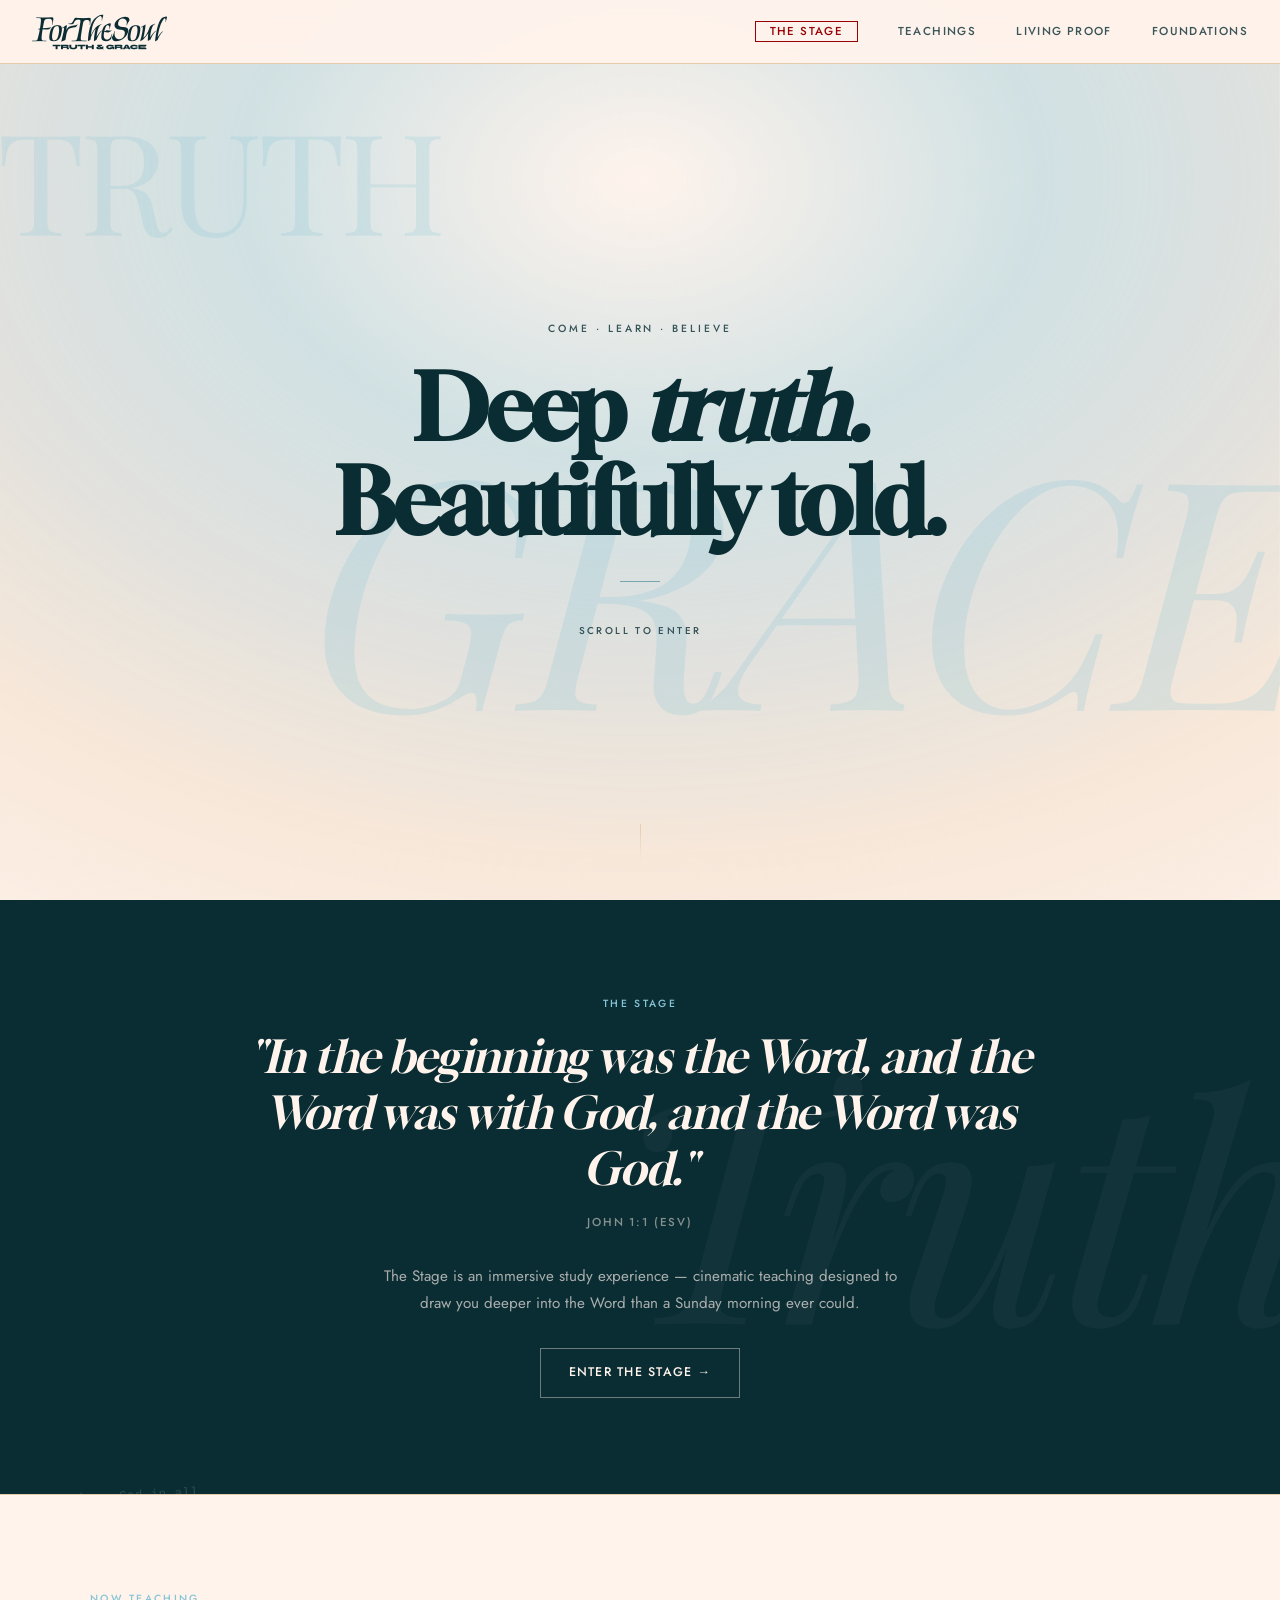
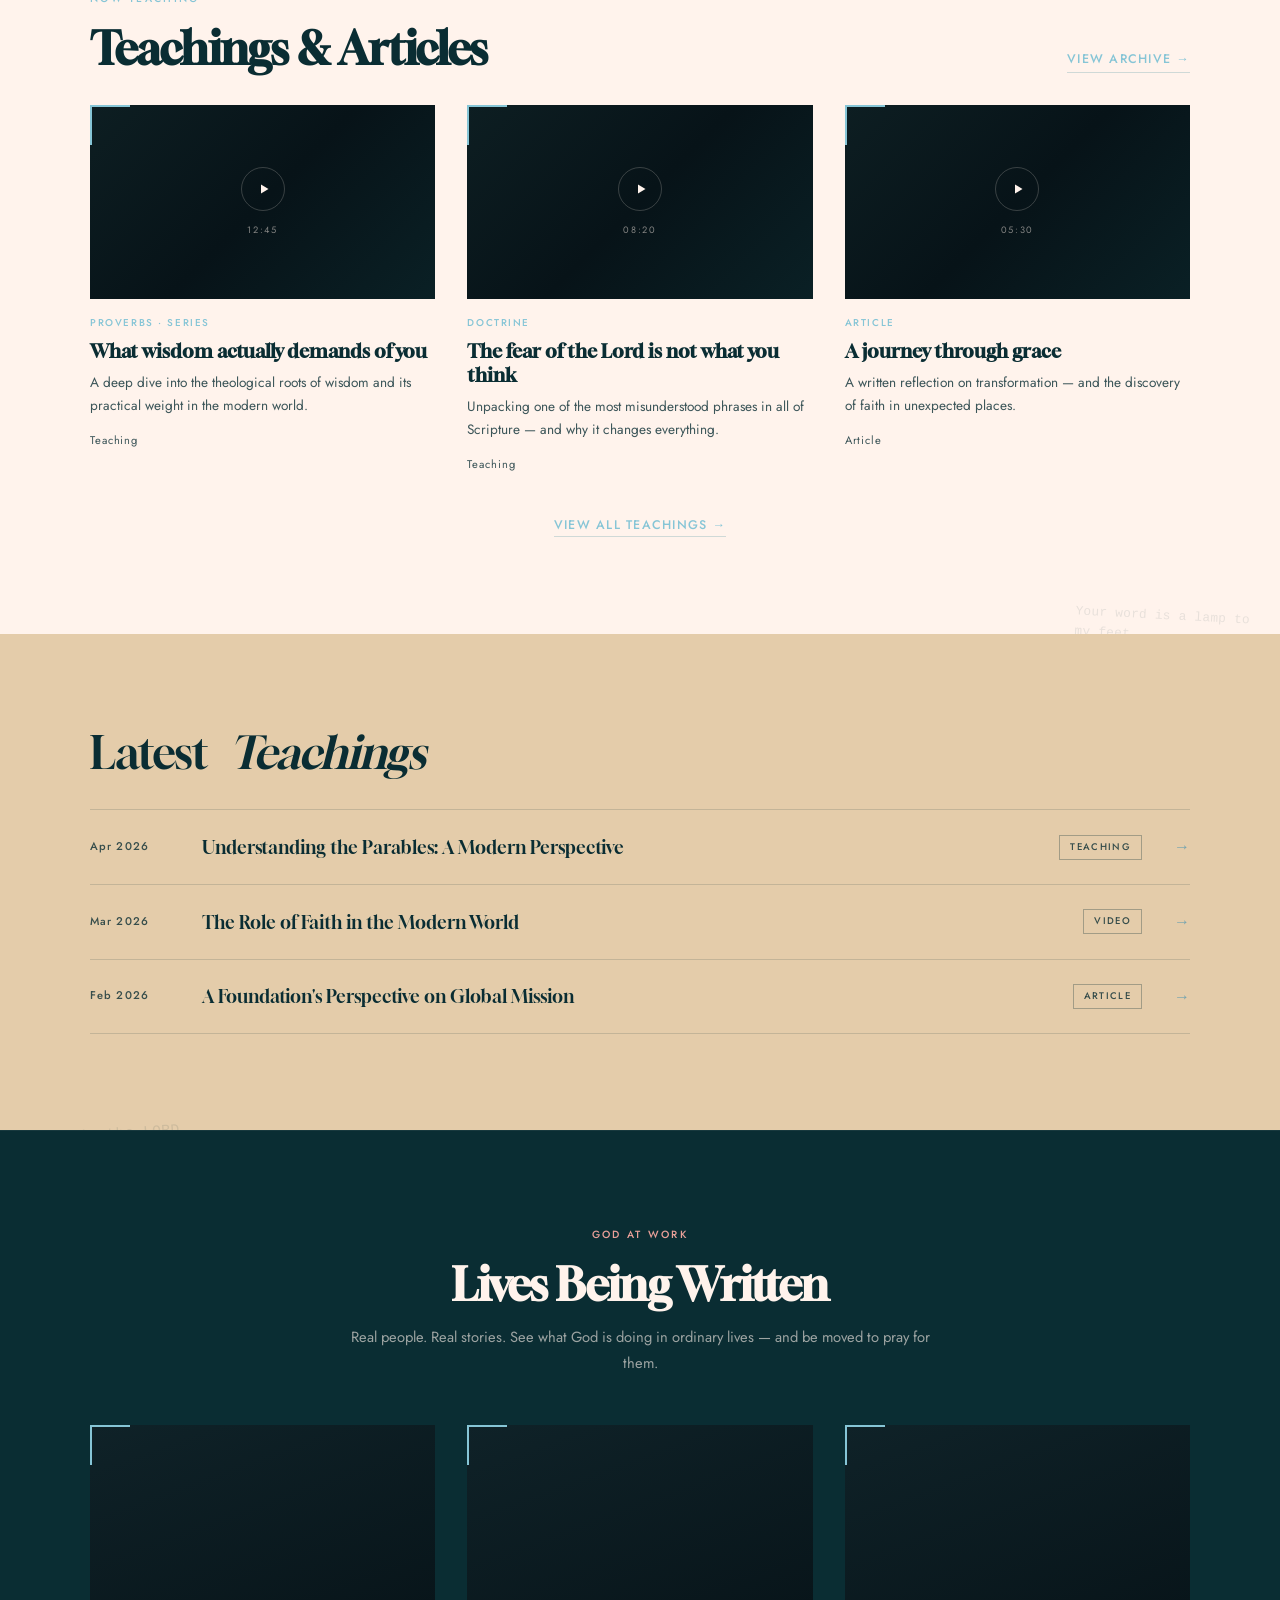
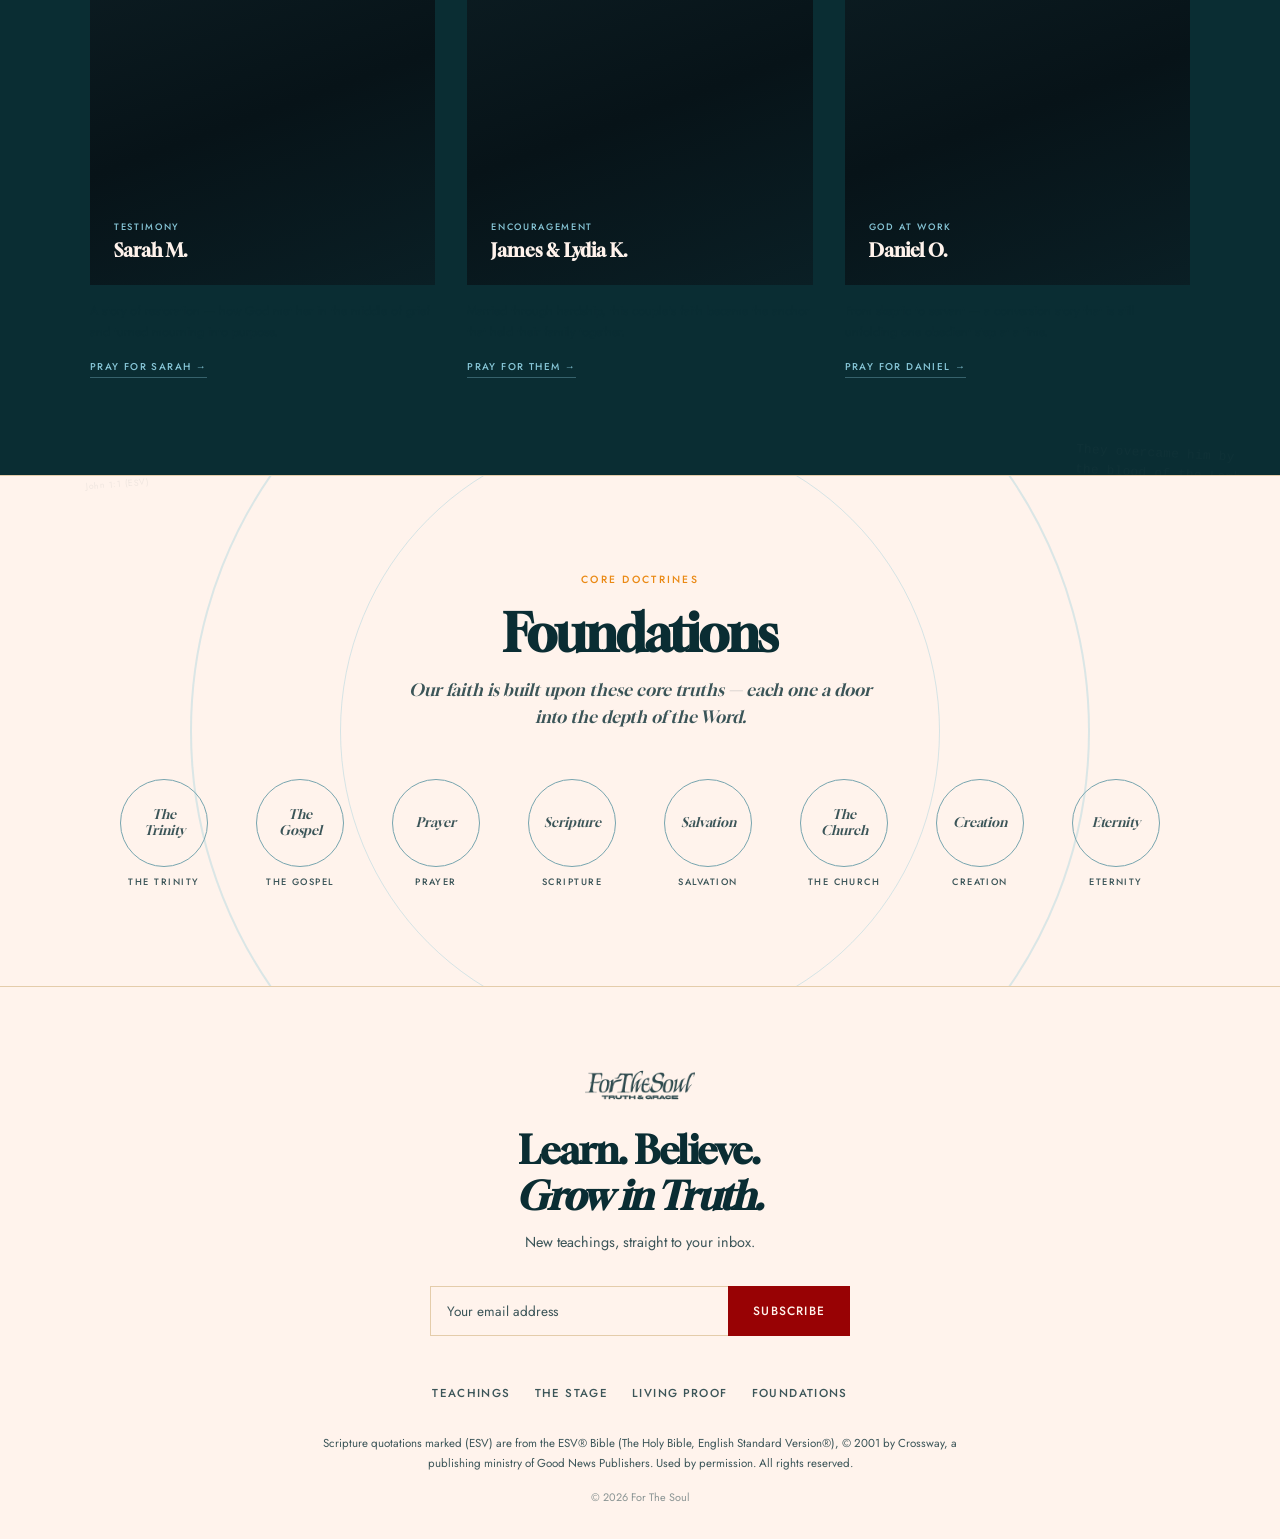
<file: src/index.html>
<!DOCTYPE html>
<html lang="en">
<head>
    <meta charset="UTF-8">
    <meta name="viewport" content="width=device-width, initial-scale=1.0">
    <title>For The Soul — Deep truth. Beautifully told.</title>
    <meta name="description" content="Deep truth. Beautifully told. Theological teachings, immersive experiences, and a path for new believers — a ministry by Henok Degefa.">
    <link rel="canonical" href="https://forthesoul.ca/">
    <meta property="og:type" content="website">
    <meta property="og:title" content="For The Soul — Deep truth. Beautifully told.">
    <meta property="og:description" content="Deep truth. Beautifully told. Theological teachings, immersive experiences, and a path for new believers — a ministry by Henok Degefa.">
    <meta property="og:url" content="https://forthesoul.ca/">
    <meta property="og:site_name" content="For The Soul">
    <script type="application/ld+json">
    {
      "@context": "https://schema.org",
      "@type": "WebSite",
      "name": "For The Soul",
      "url": "https://forthesoul.ca",
      "description": "Deep truth. Beautifully told. A ministry teaching platform by Henok Degefa.",
      "author": {
        "@type": "Person",
        "name": "Henok Degefa"
      }
    }
    </script>
    <link rel="icon" type="image/svg+xml" href="favicon.svg">
    <link rel="preconnect" href="https://fonts.googleapis.com">
    <link rel="preconnect" href="https://fonts.gstatic.com" crossorigin>
    <link href="https://fonts.googleapis.com/css2?family=Gloock:ital@0;1&family=Jost:wght@400;500&family=Playfair+Display:ital,wght@1,400&display=swap" rel="stylesheet">
    <style>
        /* === DESIGN TOKENS === */
        :root {
            --color-jet-black:     #0a2d33;
            --color-sky-blue:      #86c5d6;
            --color-sky-blue-dark: #77a5af;
            --color-pale-oak:      #e4ccaa;
            --color-seashell:      #fff3ec;
            --color-pure-white:    #ffffff;
            --color-olive-leaf:    #4b5b34;
            --color-powder-blush:  #eaa099;
            --color-oxblood:       #980204;
            --color-amber-earth:   #ea8914;
            --color-amber:         #d38c24;

            --color-jet-black-80:  rgba(10, 45, 51, 0.8);
            --color-pale-oak-80:   rgba(228, 204, 170, 0.8);
            --color-seashell-80:   rgba(255, 243, 236, 0.8);

            --color-bg:            var(--color-jet-black);
            --color-bg-inverse:    var(--color-seashell);
            --color-bg-alt:        var(--color-jet-black-80);

            --color-text:          var(--color-seashell);
            --color-text-inverse:  var(--color-jet-black);
            --color-text-muted:    var(--color-seashell-80);

            --color-accent:        var(--color-sky-blue);
            --color-accent-hover:  var(--color-sky-blue-dark);
            --color-highlight:     var(--color-amber);
            --color-border:        rgba(255, 243, 236, 0.2);
            --color-border-subtle: rgba(255, 243, 236, 0.1);

            --color-bg-hover:      var(--color-jet-black-80);

            --font-heading:  "Gloock", serif;
            --font-playfair: "Playfair Display", serif;
            --font-body:     "Jost", sans-serif;

            --radius-sm: 4px;
            --radius-md: 8px;
            --radius-lg: 12px;

            --shadow-sm: 0 2px 4px rgba(0, 0, 0, 0.3);

            /* === SPACING SCALE === */
            --space-1:  4px;
            --space-2:  8px;
            --space-3:  12px;
            --space-4:  16px;
            --space-6:  24px;
            --space-8:  32px;
            --space-12: 48px;
            --space-16: 64px;
            --space-20: 80px;
            --space-24: 96px;
            --space-32: 128px;

            --max-w:           1100px;
            --transition-fast:   150ms ease;
            --transition-normal: 300ms ease;
        }

        @media (prefers-color-scheme: light) {
            :root {
                --color-bg:            var(--color-seashell);
                --color-bg-inverse:    var(--color-jet-black);
                --color-bg-alt:        var(--color-pale-oak);

                --color-text:          var(--color-jet-black);
                --color-text-inverse:  var(--color-seashell);
                --color-text-muted:    var(--color-jet-black-80);

                --color-border:        var(--color-pale-oak);
                --color-border-subtle: color-mix(in srgb, var(--color-pale-oak) 50%, transparent);

                --color-bg-hover:      var(--color-pale-oak-80);
            }
        }

        /* === BASE RESET === */
        *, *::before, *::after { box-sizing: border-box; margin: 0; padding: 0; }

        html { scroll-behavior: smooth; }

        body {
            background-color: var(--color-bg);
            color: var(--color-text);
            font-family: var(--font-body);
            font-size: 1.125rem;
            line-height: 1.6;
            overflow-x: hidden;
        }

        a { text-decoration: none; color: inherit; }

        /* === SHARED UTILITIES === */
        .section-inner {
            max-width: var(--max-w);
            margin: 0 auto;
            position: relative;
            z-index: 1;
        }

        .section-label {
            display: block;
            font-size: 0.65rem;
            font-weight: 500;
            letter-spacing: 0.22em;
            text-transform: uppercase;
            color: var(--color-accent);
            margin-bottom: var(--space-4);
        }

        .link-cta {
            font-size: 0.78rem;
            font-weight: 500;
            letter-spacing: 0.1em;
            text-transform: uppercase;
            color: var(--color-accent);
            border-bottom: 1px solid rgba(119, 165, 175, 0.35);
            padding-bottom: 2px;
            transition: border-color var(--transition-fast);
        }
        .link-cta:hover { border-color: var(--color-accent); }

        .btn {
            display: inline-flex;
            align-items: center;
            gap: var(--space-2);
            font-family: var(--font-body);
            font-size: 0.78rem;
            font-weight: 500;
            letter-spacing: 0.1em;
            text-transform: uppercase;
            padding: 0.875rem 1.75rem;
            border: none;
            cursor: pointer;
            transition: background var(--transition-fast), color var(--transition-fast), border-color var(--transition-fast);
            min-height: 44px;
        }

        .btn-outline-dark {
            background: transparent;
            color: var(--color-seashell);
            border: 1px solid rgba(255, 243, 236, 0.4);
        }
        .btn-outline-dark:hover {
            background: rgba(255, 243, 236, 0.1);
            border-color: var(--color-seashell);
        }

        /* Scroll-reveal */
        .animate-on-scroll {
            opacity: 0;
            transform: translateY(20px);
            transition: opacity 0.65s ease, transform 0.65s ease;
        }
        .animate-on-scroll.in-view {
            opacity: 1;
            transform: none;
        }

        /* === SCRIPTURE WATERMARKS === */
        .scripture-layer {
            position: absolute;
            inset: 0;
            pointer-events: none;
            user-select: none;
            z-index: 0;
            overflow: hidden;
        }

        .vref {
            position: absolute;
            font-family: "Courier New", Courier, monospace;
            color: var(--color-jet-black);
            opacity: 0.09;
            line-height: 1.55;
            letter-spacing: 0.02em;
            transform: rotate(var(--r, -3deg));
            max-width: 180px;
        }
        .vref small {
            display: block;
            font-family: var(--font-body);
            font-size: 0.6em;
            letter-spacing: 0.06em;
            margin-top: 0.5em;
            opacity: 0.7;
        }
        .vref.sm { font-size: clamp(0.6rem, 0.85vw, 0.75rem); }
        .vref.md { font-size: clamp(0.7rem, 1vw, 0.85rem); }
        .vref.lg { font-size: clamp(0.8rem, 1.15vw, 0.95rem); }

        .vref-boundary {
            -webkit-background-clip: text;
            -webkit-text-fill-color: transparent;
            background-clip: text;
            opacity: 1;
            color: transparent;
        }
        .vref-boundary.to-light {
            background-image: linear-gradient(to bottom,
                rgba(255, 243, 236, 0.15) 50%,
                rgba(10, 45, 51, 0.10) 50%
            );
        }
        .vref-boundary.oak-to-dark {
            background-image: linear-gradient(to bottom,
                rgba(10, 45, 51, 0.10) 50%,
                rgba(255, 243, 236, 0.15) 50%
            );
        }

        /* === HEADER === */
        .site-header {
            position: fixed;
            top: 0; left: 0; right: 0;
            display: flex;
            align-items: center;
            justify-content: space-between;
            padding: 0 var(--space-8);
            height: var(--space-16);
            background: rgba(255, 243, 236, 0.97);
            backdrop-filter: blur(8px);
            border-bottom: 1px solid var(--color-pale-oak);
            z-index: 100;
        }

        .site-header .logo {
            flex-shrink: 0;
            display: block;
        }

        .site-header .logo img {
            height: 44px;
            width: 135px;
            display: block;
        }

        .site-header nav {
            display: flex;
            align-items: center;
            gap: 2.5rem;
            font-size: 0.72rem;
            font-weight: 500;
            letter-spacing: 0.12em;
            text-transform: uppercase;
            color: var(--color-jet-black-80);
        }

        .site-header nav a:hover { color: var(--color-jet-black); }

        .site-header nav .nav-stage {
            color: var(--color-oxblood);
            border: 1px solid var(--color-oxblood);
            padding: 0.22rem 0.85rem;
            letter-spacing: 0.12em;
            line-height: 1;
            transition: background var(--transition-fast), color var(--transition-fast);
        }

        .site-header nav .nav-stage:hover {
            background: var(--color-oxblood);
            color: var(--color-seashell);
        }

        /* Hamburger button */
        .nav-toggle {
            display: none;
            flex-direction: column;
            justify-content: center;
            align-items: center;
            gap: 5px;
            width: 44px;
            height: 44px;
            background: none;
            border: none;
            cursor: pointer;
            padding: 0;
        }

        .nav-toggle span {
            display: block;
            width: 22px;
            height: 1.5px;
            background: var(--color-jet-black);
            transition: transform var(--transition-fast), opacity var(--transition-fast);
        }

        .nav-toggle[aria-expanded="true"] span:nth-child(1) { transform: translateY(6.5px) rotate(45deg); }
        .nav-toggle[aria-expanded="true"] span:nth-child(2) { opacity: 0; }
        .nav-toggle[aria-expanded="true"] span:nth-child(3) { transform: translateY(-6.5px) rotate(-45deg); }

        @media (max-width: 767px) {
            .site-header { padding: 0 var(--space-4); }
            .nav-toggle { display: flex; }

            .site-header nav {
                display: none;
                position: fixed;
                top: var(--space-16);
                left: 0; right: 0;
                flex-direction: column;
                align-items: flex-start;
                gap: 0;
                background: rgba(255, 243, 236, 0.97);
                backdrop-filter: blur(8px);
                border-bottom: 1px solid var(--color-pale-oak);
                padding: var(--space-2) var(--space-6);
            }

            .site-header nav.open { display: flex; }

            .site-header nav a {
                display: flex;
                align-items: center;
                width: 100%;
                padding: var(--space-3) 0;
                min-height: 44px;
                border-bottom: 1px solid rgba(228, 204, 170, 0.4);
            }

            .site-header nav a:last-child { border-bottom: none; }

            .site-header nav .nav-stage {
                border: none;
                padding: var(--space-3) 0;
            }
        }

        /* === HERO === */
        .hero {
            position: relative;
            min-height: 100vh;
            display: flex;
            flex-direction: column;
            align-items: center;
            justify-content: center;
            background: var(--color-seashell);
            overflow: hidden;
            padding-top: var(--space-16);
        }

        .hero-gradient {
            position: absolute;
            inset: 0;
            pointer-events: none;
            z-index: 0;
            will-change: transform, opacity;
            animation: hero-gradient-enter 2s cubic-bezier(0.25, 0.1, 0.25, 1) forwards;
        }

        .hero-bg-truth {
            position: absolute;
            font-family: var(--font-playfair);
            font-size: clamp(8rem, 11vw, 14rem);
            line-height: 1;
            letter-spacing: -0.03em;
            color: var(--color-sky-blue);
            opacity: 0.22;
            user-select: none;
            pointer-events: none;
            top: 12%;
            left: -0.02em;
            z-index: 0;
        }

        .hero-bg-grace {
            position: absolute;
            font-family: var(--font-playfair);
            font-style: italic;
            font-size: clamp(14rem, 25vw, 30rem);
            line-height: 1;
            letter-spacing: -0.03em;
            color: var(--color-sky-blue);
            opacity: 0.22;
            user-select: none;
            pointer-events: none;
            bottom: 18%;
            right: -0.08em;
            z-index: 0;
        }

        .hero-content {
            position: relative;
            z-index: 1;
            text-align: center;
            padding: var(--space-8);
        }

        .hero-eyebrow {
            font-size: 0.65rem;
            font-weight: 500;
            letter-spacing: 0.28em;
            text-transform: uppercase;
            color: var(--color-jet-black-80);
            opacity: 0;
            animation: fade-in 0.8s ease forwards 0.5s;
            margin-bottom: var(--space-6);
        }

        .hero-headline {
            font-family: var(--font-heading);
            font-size: clamp(3rem, 7vw, 7.5rem);
            line-height: 1.05;
            letter-spacing: -0.025em;
            color: var(--color-jet-black);
            opacity: 0;
            animation: fade-up 1s ease forwards 0.7s;
        }

        .hero-headline em { font-style: italic; }

        .hero-rule {
            width: 40px;
            height: 1px;
            background: var(--color-sky-blue-dark);
            margin: var(--space-8) auto;
            opacity: 0;
            animation: fade-in 0.8s ease forwards 1.2s;
        }

        .hero-scroll-label {
            font-size: 0.62rem;
            font-weight: 500;
            letter-spacing: 0.24em;
            text-transform: uppercase;
            color: var(--color-jet-black-80);
            opacity: 0;
            animation: fade-in 0.8s ease forwards 1.5s;
        }

        .scroll-arrow {
            position: absolute;
            bottom: 2.5rem;
            left: 50%;
            transform: translateX(-50%);
            display: flex;
            flex-direction: column;
            align-items: center;
            opacity: 0;
            animation: fade-in 1s ease forwards 2s;
        }

        .arrow-line {
            width: 1px;
            height: 36px;
            background: linear-gradient(to bottom, var(--color-pale-oak), transparent);
            animation: arrow-pulse 2s ease-in-out infinite 2.5s;
        }

        @media (max-width: 767px) {
            .hero-bg-truth { font-size: clamp(5rem, 18vw, 8rem); opacity: 0.15; top: 22%; }
            .hero-bg-grace { font-size: clamp(8rem, 38vw, 14rem); opacity: 0.15; bottom: 10%; }
            .hero-content { padding: var(--space-4); }
        }

        /* === THE STAGE === */
        .section-invitation {
            padding: var(--space-24) var(--space-12);
            background: var(--color-jet-black);
            color: var(--color-seashell);
            position: relative;
            text-align: center;
            overflow: hidden;
        }

        .invitation-bg-word {
            position: absolute;
            font-family: var(--font-playfair);
            font-style: italic;
            font-size: clamp(18vw, 24vw, 32vw);
            line-height: 1;
            color: var(--color-seashell);
            opacity: 0.03;
            user-select: none;
            pointer-events: none;
            right: -0.1em;
            top: 50%;
            transform: translateY(-50%);
            letter-spacing: -0.03em;
            z-index: 0;
        }

        .section-invitation .section-label { color: var(--color-sky-blue); }

        .invitation-quote {
            font-family: var(--font-heading);
            font-style: italic;
            font-size: clamp(1.75rem, 3.5vw, 3.25rem);
            line-height: 1.25;
            letter-spacing: -0.015em;
            max-width: 820px;
            margin: 0 auto var(--space-4);
            color: var(--color-seashell);
        }

        .invitation-attribution {
            font-size: 0.72rem;
            font-weight: 500;
            letter-spacing: 0.16em;
            text-transform: uppercase;
            color: rgba(255, 243, 236, 0.5);
            margin-bottom: var(--space-8);
        }

        .invitation-body {
            font-size: 0.95rem;
            color: rgba(255, 243, 236, 0.65);
            max-width: 520px;
            margin: 0 auto var(--space-8);
            line-height: 1.75;
        }

        @media (max-width: 767px) {
            .section-invitation { padding: var(--space-16) var(--space-4); }
            .invitation-quote { font-size: clamp(1.5rem, 5vw, 2rem); }
        }

        /* === TEACHINGS === */
        .section-teachings {
            padding: var(--space-24) var(--space-12);
            position: relative;
            border-top: 1px solid var(--color-border);
        }

        .teachings-header {
            display: flex;
            align-items: flex-end;
            justify-content: space-between;
            gap: var(--space-4);
            margin-bottom: var(--space-8);
        }

        .teachings-header h2 {
            font-family: var(--font-heading);
            font-size: clamp(2rem, 3.5vw, 3rem);
            line-height: 1.1;
            letter-spacing: -0.02em;
        }

        .teachings-grid {
            display: grid;
            grid-template-columns: repeat(3, 1fr);
            gap: var(--space-8);
        }

        .teaching-card {
            cursor: pointer;
            transition: transform var(--transition-normal);
        }
        .teaching-card:hover { transform: translateY(-4px); }

        .teaching-thumb {
            width: 100%;
            aspect-ratio: 16 / 9;
            background: linear-gradient(135deg, #0d1e22 0%, #071318 50%, #0a2025 100%);
            position: relative;
            overflow: hidden;
            margin-bottom: var(--space-4);
        }

        .teaching-thumb::before {
            content: '';
            position: absolute;
            top: 0; left: 0;
            width: 2px; height: 40px;
            background: var(--color-accent);
        }
        .teaching-thumb::after {
            content: '';
            position: absolute;
            top: 0; left: 0;
            width: 40px; height: 2px;
            background: var(--color-accent);
        }

        .play-hint {
            position: absolute;
            inset: 0;
            display: flex;
            flex-direction: column;
            align-items: center;
            justify-content: center;
            gap: var(--space-3);
        }

        .play-circle {
            width: 44px;
            height: 44px;
            border: 1px solid rgba(255, 243, 236, 0.2);
            border-radius: 50%;
            display: flex;
            align-items: center;
            justify-content: center;
        }
        .play-circle svg {
            width: 12px;
            height: 12px;
            fill: var(--color-seashell);
            margin-left: 2px;
        }

        .play-label {
            font-size: 0.58rem;
            letter-spacing: 0.18em;
            text-transform: uppercase;
            color: rgba(255, 243, 236, 0.5);
        }

        .teaching-tag {
            font-size: 0.62rem;
            font-weight: 500;
            letter-spacing: 0.16em;
            text-transform: uppercase;
            color: var(--color-accent);
            margin-bottom: var(--space-2);
        }

        .teaching-title {
            font-family: var(--font-heading);
            font-size: 1.2rem;
            line-height: 1.25;
            margin-bottom: var(--space-2);
        }

        .teaching-desc {
            font-size: 0.85rem;
            color: var(--color-text-muted);
            line-height: 1.65;
            margin-bottom: var(--space-2);
        }

        .teaching-meta {
            font-size: 0.7rem;
            color: var(--color-text-muted);
            letter-spacing: 0.08em;
        }

        .teachings-footer {
            margin-top: var(--space-8);
            text-align: center;
        }

        @media (max-width: 860px) {
            .teachings-grid { grid-template-columns: repeat(2, 1fr); }
            .teachings-header { flex-direction: column; align-items: flex-start; }
        }
        @media (max-width: 560px) {
            .teachings-grid { grid-template-columns: 1fr; }
            .section-teachings { padding: var(--space-16) var(--space-4); }
        }

        /* === LATEST === */
        .section-latest {
            padding: var(--space-24) var(--space-12);
            background: var(--color-pale-oak);
            color: var(--color-jet-black);
            position: relative;
        }

        .latest-heading {
            display: flex;
            align-items: baseline;
            gap: var(--space-2);
            margin-bottom: var(--space-8);
        }

        .latest-heading span,
        .latest-heading em {
            font-family: var(--font-heading);
            font-size: clamp(2rem, 3.5vw, 3rem);
            line-height: 1;
            letter-spacing: -0.02em;
            color: var(--color-jet-black);
        }
        .latest-heading em { font-style: italic; }

        .latest-list { border-top: 1px solid rgba(10, 45, 51, 0.15); }

        .latest-row {
            display: flex;
            align-items: center;
            gap: var(--space-8);
            padding: var(--space-6) 0;
            border-bottom: 1px solid rgba(10, 45, 51, 0.15);
            cursor: pointer;
            transition: padding-left var(--transition-normal);
        }
        .latest-row:hover { padding-left: var(--space-2); }

        .latest-date {
            font-size: 0.7rem;
            font-weight: 500;
            letter-spacing: 0.1em;
            color: var(--color-jet-black-80);
            white-space: nowrap;
            min-width: 80px;
        }

        .latest-title {
            font-family: var(--font-heading);
            font-size: 1.15rem;
            line-height: 1.2;
            color: var(--color-jet-black);
            flex: 1;
        }

        .latest-badge {
            font-size: 0.6rem;
            font-weight: 500;
            letter-spacing: 0.14em;
            text-transform: uppercase;
            color: var(--color-jet-black-80);
            border: 1px solid rgba(10, 45, 51, 0.3);
            padding: 0.25rem 0.625rem;
            white-space: nowrap;
        }

        .latest-arrow {
            font-size: 1rem;
            color: var(--color-sky-blue-dark);
            transition: transform var(--transition-fast);
        }
        .latest-row:hover .latest-arrow { transform: translateX(4px); }

        @media (max-width: 767px) {
            .section-latest { padding: var(--space-16) var(--space-4); }
            .latest-row { gap: var(--space-4); flex-wrap: wrap; }
            .latest-date { min-width: auto; }
            .latest-title { width: 100%; order: -1; }
        }

        /* === LIVING PROOF === */
        .section-testimonies {
            padding: var(--space-24) var(--space-12);
            background: var(--color-jet-black);
            color: var(--color-seashell);
            position: relative;
            border-top: 1px solid rgba(255, 243, 236, 0.06);
        }

        .section-testimonies .section-label { color: var(--color-powder-blush); }
        .section-testimonies .vref { color: var(--color-seashell); opacity: 0.13; }

        .testimonies-header {
            max-width: 580px;
            margin: 0 auto var(--space-12);
            text-align: center;
        }

        .testimonies-header h2 {
            font-family: var(--font-heading);
            font-size: clamp(2rem, 3.5vw, 3rem);
            line-height: 1.1;
            letter-spacing: -0.02em;
            color: var(--color-seashell);
            margin-bottom: var(--space-4);
        }

        .testimonies-header p {
            font-size: 0.92rem;
            color: rgba(255, 243, 236, 0.6);
            line-height: 1.75;
        }

        .testimonies-grid {
            display: grid;
            grid-template-columns: repeat(3, 1fr);
            gap: var(--space-8);
        }

        .testimony-card {
            cursor: pointer;
            transition: transform 0.25s ease;
        }
        .testimony-card:hover { transform: translateY(-6px); }

        .testimony-thumb {
            width: 100%;
            aspect-ratio: 3 / 4;
            background: linear-gradient(160deg, #0f2228 0%, #071318 60%, #0a1f25 100%);
            position: relative;
            overflow: hidden;
            margin-bottom: var(--space-4);
        }

        .testimony-thumb::before {
            content: '';
            position: absolute;
            top: 0; left: 0;
            width: 2px; height: 40px;
            background: var(--color-sky-blue);
        }
        .testimony-thumb::after {
            content: '';
            position: absolute;
            top: 0; left: 0;
            width: 40px; height: 2px;
            background: var(--color-sky-blue);
        }

        .testimony-inner {
            position: absolute;
            bottom: 1.5rem;
            left: 1.5rem;
            right: 1.5rem;
        }

        .testimony-tag {
            font-size: 0.58rem;
            font-weight: 500;
            letter-spacing: 0.18em;
            text-transform: uppercase;
            color: var(--color-sky-blue);
            margin-bottom: var(--space-1);
        }

        .testimony-name {
            font-family: var(--font-heading);
            font-size: 1.15rem;
            line-height: 1.2;
            color: var(--color-seashell);
        }

        .testimony-meta {
            font-size: 0.78rem;
            color: var(--color-text-muted);
            line-height: 1.65;
            margin-bottom: var(--space-2);
        }

        .testimony-pray {
            font-size: 0.62rem;
            font-weight: 500;
            letter-spacing: 0.14em;
            text-transform: uppercase;
            color: var(--color-sky-blue);
            border-bottom: 1px solid rgba(134, 197, 214, 0.35);
            padding-bottom: 2px;
            display: inline-block;
            transition: border-color var(--transition-fast);
        }
        .testimony-card:hover .testimony-pray { border-color: var(--color-sky-blue); }

        @media (max-width: 760px) {
            .testimonies-grid { grid-template-columns: 1fr; max-width: 360px; margin: 0 auto; }
            .section-testimonies { padding: var(--space-16) var(--space-4); }
        }

        /* === FOUNDATIONS === */
        .section-foundations {
            padding: var(--space-24) var(--space-12);
            position: relative;
            overflow: hidden;
            border-top: 1px solid var(--color-border);
            text-align: center;
        }

        /* Decorative concentric rings */
        .section-foundations::before,
        .section-foundations::after {
            content: '';
            position: absolute;
            border-radius: 50%;
            pointer-events: none;
            z-index: 0;
        }
        .section-foundations::before {
            width: 600px; height: 600px;
            top: 50%; left: 50%;
            transform: translate(-50%, -50%);
            border: 1px solid var(--color-sky-blue);
            opacity: 0.35;
        }
        .section-foundations::after {
            width: 900px; height: 900px;
            top: 50%; left: 50%;
            transform: translate(-50%, -50%);
            border: 2px solid var(--color-sky-blue);
            opacity: 0.30;
        }

        .section-foundations .section-label { color: var(--color-amber-earth); }

        .foundations-header {
            margin-bottom: var(--space-12);
        }

        .foundations-header h2 {
            font-family: var(--font-heading);
            font-size: clamp(2.25rem, 4vw, 3.5rem);
            line-height: 1.1;
            letter-spacing: -0.02em;
            margin-bottom: var(--space-4);
        }

        .foundations-quote {
            font-family: var(--font-heading);
            font-style: italic;
            font-size: 1.05rem;
            color: var(--color-text-muted);
            max-width: 480px;
            margin: 0 auto;
            line-height: 1.6;
        }

        /* Single unwrapped row on desktop */
        .topics-grid {
            display: flex;
            flex-wrap: nowrap;
            justify-content: center;
            gap: var(--space-12);
            position: relative;
            z-index: 1;
        }

        .topic-item {
            display: flex;
            flex-direction: column;
            align-items: center;
            gap: var(--space-2);
            cursor: pointer;
        }

        .topic-circle {
            width: 88px;
            height: 88px;
            border-radius: 50%;
            border: 1px solid var(--color-sky-blue-dark);
            background: transparent;
            display: flex;
            align-items: center;
            justify-content: center;
            transition: border-color var(--transition-normal), background var(--transition-normal), transform var(--transition-normal);
        }

        .topic-item:hover .topic-circle {
            border-color: var(--color-sky-blue);
            background: rgba(134, 197, 214, 0.08);
            transform: translateY(-4px);
        }

        .topic-circle span {
            font-family: var(--font-heading);
            font-style: italic;
            font-size: 0.82rem;
            color: var(--color-text-muted);
            text-align: center;
            line-height: 1.2;
            padding: 0 var(--space-2);
            transition: color var(--transition-normal);
        }

        .topic-item:hover .topic-circle span { color: var(--color-text); }

        .topic-label {
            font-size: 0.58rem;
            font-weight: 500;
            letter-spacing: 0.16em;
            text-transform: uppercase;
            color: var(--color-text-muted);
            transition: color var(--transition-normal);
        }

        .topic-item:hover .topic-label { color: var(--color-text); }

        /* Mobile: 4-column grid, smaller circles */
        @media (max-width: 767px) {
            .section-foundations { padding: var(--space-16) var(--space-4); }
            .topics-grid {
                display: grid;
                grid-template-columns: repeat(4, 1fr);
                gap: var(--space-4) var(--space-2);
                flex-wrap: unset;
            }
            .topic-circle { width: 72px; height: 72px; }
            .topic-circle span { font-size: 0.7rem; }
        }

        @media (max-width: 380px) {
            .topics-grid { grid-template-columns: repeat(4, 1fr); gap: var(--space-2); }
            .topic-circle { width: 64px; height: 64px; }
        }

        /* === FOOTER === */
        .site-footer {
            padding: var(--space-20) var(--space-8) var(--space-8);
            border-top: 1px solid var(--color-border);
            text-align: center;
        }

        .footer-logo {
            margin: 0 auto var(--space-6);
            display: block;
        }
        .footer-logo img {
            height: 36px;
            width: 110px;
            margin: 0 auto;
            display: block;
            opacity: 0.85;
        }
        @media (prefers-color-scheme: dark) {
            .footer-logo img { filter: brightness(0) invert(1); }
        }

        .footer-headline {
            font-family: var(--font-heading);
            font-size: clamp(1.5rem, 3vw, 2.5rem);
            line-height: 1.2;
            letter-spacing: -0.02em;
            margin-bottom: var(--space-3);
        }
        .footer-headline em { font-style: italic; }

        .footer-sub {
            font-size: 0.9rem;
            color: var(--color-text-muted);
            margin-bottom: var(--space-8);
        }

        .subscribe-row {
            display: flex;
            justify-content: center;
            max-width: 420px;
            margin: 0 auto var(--space-12);
        }

        .subscribe-input {
            flex: 1;
            padding: 0.875rem var(--space-4);
            font-family: var(--font-body);
            font-size: 0.85rem;
            background: transparent;
            border: 1px solid var(--color-border);
            border-right: none;
            color: var(--color-text);
            outline: none;
            min-height: 44px;
        }
        .subscribe-input::placeholder { color: var(--color-text-muted); }
        .subscribe-input:focus { border-color: var(--color-accent); }

        .subscribe-btn {
            padding: 0.875rem 1.5rem;
            font-family: var(--font-body);
            font-size: 0.75rem;
            font-weight: 500;
            letter-spacing: 0.1em;
            text-transform: uppercase;
            background: var(--color-oxblood);
            color: var(--color-seashell);
            border: 1px solid var(--color-oxblood);
            cursor: pointer;
            min-height: 44px;
            transition: background var(--transition-fast), border-color var(--transition-fast);
        }
        .subscribe-btn:hover { background: #7a0103; border-color: #7a0103; }

        .footer-nav {
            display: flex;
            justify-content: center;
            flex-wrap: wrap;
            gap: var(--space-2) var(--space-6);
            font-size: 0.72rem;
            font-weight: 500;
            letter-spacing: 0.12em;
            text-transform: uppercase;
            color: var(--color-text-muted);
            margin-bottom: var(--space-8);
        }
        .footer-nav a:hover { color: var(--color-text); }

        .footer-esv {
            font-size: 0.72rem;
            color: var(--color-text-muted);
            line-height: 1.7;
            max-width: 640px;
            margin: 0 auto var(--space-4);
        }

        .footer-copy {
            font-size: 0.68rem;
            color: var(--color-text-muted);
            opacity: 0.6;
        }

        @media (max-width: 767px) {
            .site-footer { padding: var(--space-16) var(--space-4) var(--space-8); }
            .subscribe-row { max-width: 100%; }
        }

        /* === KEYFRAMES === */
        @keyframes fade-in {
            from { opacity: 0; }
            to   { opacity: 1; }
        }

        @keyframes fade-up {
            from { opacity: 0; transform: translateY(24px); }
            to   { opacity: 1; transform: translateY(0); }
        }

        @keyframes hero-gradient-enter {
            from { opacity: 0; transform: scale(1.5); }
            to   { opacity: 1; transform: scale(1); }
        }

        @keyframes arrow-pulse {
            0%, 100% { opacity: 0.3; transform: scaleY(1); }
            50%       { opacity: 0.8; transform: scaleY(1.15); }
        }
    </style>
</head>
<body>

    <header class="site-header" id="site-header">
        <a href="/" class="logo">
            <img src="assets/Mobile%20Logo%20.png" alt="For The Soul">
        </a>
        <button class="nav-toggle" id="nav-toggle" aria-expanded="false" aria-label="Open navigation">
            <span></span>
            <span></span>
            <span></span>
        </button>
        <nav id="site-nav">
            <a href="#the-stage" class="nav-stage">The Stage</a>
            <a href="#teachings">Teachings</a>
            <a href="#testimonies">Living Proof</a>
            <a href="#foundations">Foundations</a>
        </nav>
    </header>

    <!-- HERO -->
    <section class="hero">
        <div class="hero-gradient" id="hero-gradient" aria-hidden="true"></div>
        <span class="hero-bg-truth" aria-hidden="true">TRUTH</span>
        <span class="hero-bg-grace" aria-hidden="true">GRACE</span>
        <div class="hero-content">
            <p class="hero-eyebrow">Come · Learn · Believe</p>
            <h1 class="hero-headline">Deep <em>truth.</em><br>Beautifully told.</h1>
            <div class="hero-rule"></div>
            <span class="hero-scroll-label">Scroll to Enter</span>
        </div>
        <div class="scroll-arrow" aria-hidden="true">
            <div class="arrow-line"></div>
        </div>
    </section>

    <!-- THE STAGE -->
    <section class="section-invitation" id="the-stage">
        <span class="invitation-bg-word" aria-hidden="true">Truth</span>
        <div class="scripture-layer" aria-hidden="true">
            <span class="vref-boundary to-light vref md" style="bottom:-3rem; left:2%; --r:-3deg;">
                I thank my God in all my remembrance of you<br>
                <small>Philippians 1:3 (ESV)</small>
            </span>
        </div>
        <div class="section-inner">
            <div class="animate-on-scroll">
                <span class="section-label">The Stage</span>
                <blockquote class="invitation-quote">
                    "In the beginning was the Word, and the Word was with God, and the Word was God."
                </blockquote>
                <p class="invitation-attribution">John 1:1 (ESV)</p>
                <p class="invitation-body">The Stage is an immersive study experience — cinematic teaching designed to draw you deeper into the Word than a Sunday morning ever could.</p>
                <a href="#" class="btn btn-outline-dark">Enter the Stage &rarr;</a>
            </div>
        </div>
    </section>

    <!-- TEACHINGS -->
    <section class="section-teachings" id="teachings">
        <div class="scripture-layer" aria-hidden="true">
            <span class="vref md" style="bottom:-3rem; right:2%; --r:3deg;">
                Your word is a lamp to my feet<br>
                and a light to my path<br>
                <small>Psalm 119:105 (ESV)</small>
            </span>
        </div>
        <div class="section-inner">
            <div class="teachings-header animate-on-scroll">
                <div>
                    <span class="section-label">Now Teaching</span>
                    <h2>Teachings &amp; Articles</h2>
                </div>
                <a href="#" class="link-cta">View Archive &rarr;</a>
            </div>
            <div class="teachings-grid animate-on-scroll">
                <!-- TEACHINGS:START -->
                <div class="teaching-card">
                    <div class="teaching-thumb">
                        <div class="play-hint">
                            <div class="play-circle">
                                <svg viewBox="0 0 16 16"><polygon points="4,2 14,8 4,14"/></svg>
                            </div>
                            <span class="play-label">12:45</span>
                        </div>
                    </div>
                    <p class="teaching-tag">Proverbs &middot; Series</p>
                    <h3 class="teaching-title">What wisdom actually demands of you</h3>
                    <p class="teaching-desc">A deep dive into the theological roots of wisdom and its practical weight in the modern world.</p>
                    <span class="teaching-meta">Teaching</span>
                </div>
                <div class="teaching-card">
                    <div class="teaching-thumb">
                        <div class="play-hint">
                            <div class="play-circle">
                                <svg viewBox="0 0 16 16"><polygon points="4,2 14,8 4,14"/></svg>
                            </div>
                            <span class="play-label">08:20</span>
                        </div>
                    </div>
                    <p class="teaching-tag">Doctrine</p>
                    <h3 class="teaching-title">The fear of the Lord is not what you think</h3>
                    <p class="teaching-desc">Unpacking one of the most misunderstood phrases in all of Scripture — and why it changes everything.</p>
                    <span class="teaching-meta">Teaching</span>
                </div>
                <div class="teaching-card">
                    <div class="teaching-thumb">
                        <div class="play-hint">
                            <div class="play-circle">
                                <svg viewBox="0 0 16 16"><polygon points="4,2 14,8 4,14"/></svg>
                            </div>
                            <span class="play-label">05:30</span>
                        </div>
                    </div>
                    <p class="teaching-tag">Article</p>
                    <h3 class="teaching-title">A journey through grace</h3>
                    <p class="teaching-desc">A written reflection on transformation — and the discovery of faith in unexpected places.</p>
                    <span class="teaching-meta">Article</span>
                </div>
                <!-- TEACHINGS:END -->
            </div>
            <div class="teachings-footer animate-on-scroll">
                <a href="#" class="link-cta">View all teachings &rarr;</a>
            </div>
        </div>
    </section>

    <!-- LATEST -->
    <section class="section-latest" id="latest">
        <div class="scripture-layer" aria-hidden="true">
            <span class="vref-boundary oak-to-dark vref lg" style="bottom:-3.5rem; left:2%; --r:-4deg;">
                Trust in the LORD with all your heart<br>
                <small>Proverbs 3:5 (ESV)</small>
            </span>
        </div>
        <div class="section-inner">
            <div class="animate-on-scroll">
                <div class="latest-heading">
                    <span>Latest</span>&nbsp;<em>Teachings</em>
                </div>
                <div class="latest-list">
                    <div class="latest-row">
                        <span class="latest-date">Apr 2026</span>
                        <span class="latest-title">Understanding the Parables: A Modern Perspective</span>
                        <span class="latest-badge">Teaching</span>
                        <span class="latest-arrow">&rarr;</span>
                    </div>
                    <div class="latest-row">
                        <span class="latest-date">Mar 2026</span>
                        <span class="latest-title">The Role of Faith in the Modern World</span>
                        <span class="latest-badge">Video</span>
                        <span class="latest-arrow">&rarr;</span>
                    </div>
                    <div class="latest-row">
                        <span class="latest-date">Feb 2026</span>
                        <span class="latest-title">A Foundation's Perspective on Global Mission</span>
                        <span class="latest-badge">Article</span>
                        <span class="latest-arrow">&rarr;</span>
                    </div>
                </div>
            </div>
        </div>
    </section>

    <!-- LIVING PROOF -->
    <section class="section-testimonies" id="testimonies">
        <div class="scripture-layer" aria-hidden="true">
            <span class="vref-boundary to-light vref md" style="bottom:-4rem; right:2%; --r:3deg;">
                They overcame him by the blood of the Lamb<br>
                and by the word of their testimony<br>
                <small>Revelation 12:11 (ESV)</small>
            </span>
        </div>
        <div class="section-inner">
            <div class="testimonies-header animate-on-scroll">
                <span class="section-label">God at Work</span>
                <h2>Lives Being Written</h2>
                <p>Real people. Real stories. See what God is doing in ordinary lives — and be moved to pray for them.</p>
            </div>
            <div class="testimonies-grid animate-on-scroll">
                <div class="testimony-card">
                    <div class="testimony-thumb">
                        <div class="testimony-inner">
                            <p class="testimony-tag">Testimony</p>
                            <h3 class="testimony-name">Sarah M.</h3>
                        </div>
                    </div>
                    <p class="testimony-meta">A story of restoration — how God met her in the middle of grief and turned mourning into purpose.</p>
                    <a href="#" class="testimony-pray">Pray for Sarah &rarr;</a>
                </div>
                <div class="testimony-card">
                    <div class="testimony-thumb">
                        <div class="testimony-inner">
                            <p class="testimony-tag">Encouragement</p>
                            <h3 class="testimony-name">James &amp; Lydia K.</h3>
                        </div>
                    </div>
                    <p class="testimony-meta">Married through hardship, this couple's faith became the anchor that held their family together.</p>
                    <a href="#" class="testimony-pray">Pray for them &rarr;</a>
                </div>
                <div class="testimony-card">
                    <div class="testimony-thumb">
                        <div class="testimony-inner">
                            <p class="testimony-tag">God at Work</p>
                            <h3 class="testimony-name">Daniel O.</h3>
                        </div>
                    </div>
                    <p class="testimony-meta">From skeptic to servant — a conversion story that is still unfolding one obedient step at a time.</p>
                    <a href="#" class="testimony-pray">Pray for Daniel &rarr;</a>
                </div>
            </div>
        </div>
    </section>

    <!-- FOUNDATIONS -->
    <section class="section-foundations" id="foundations">
        <div class="scripture-layer" aria-hidden="true">
            <span class="vref lg" style="top:-3rem; left:2%; --r:-4deg;">
                In the beginning was the Word<br>
                <small>John 1:1 (ESV)</small>
            </span>
        </div>
        <div class="section-inner">
            <div class="foundations-header animate-on-scroll">
                <span class="section-label">Core Doctrines</span>
                <h2>Foundations</h2>
                <p class="foundations-quote">Our faith is built upon these core truths — each one a door into the depth of the Word.</p>
            </div>
            <div class="topics-grid animate-on-scroll">
                <div class="topic-item">
                    <div class="topic-circle"><span>The<br>Trinity</span></div>
                    <span class="topic-label">The Trinity</span>
                </div>
                <div class="topic-item">
                    <div class="topic-circle"><span>The<br>Gospel</span></div>
                    <span class="topic-label">The Gospel</span>
                </div>
                <div class="topic-item">
                    <div class="topic-circle"><span>Prayer</span></div>
                    <span class="topic-label">Prayer</span>
                </div>
                <div class="topic-item">
                    <div class="topic-circle"><span>Scripture</span></div>
                    <span class="topic-label">Scripture</span>
                </div>
                <div class="topic-item">
                    <div class="topic-circle"><span>Salvation</span></div>
                    <span class="topic-label">Salvation</span>
                </div>
                <div class="topic-item">
                    <div class="topic-circle"><span>The<br>Church</span></div>
                    <span class="topic-label">The Church</span>
                </div>
                <div class="topic-item">
                    <div class="topic-circle"><span>Creation</span></div>
                    <span class="topic-label">Creation</span>
                </div>
                <div class="topic-item">
                    <div class="topic-circle"><span>Eternity</span></div>
                    <span class="topic-label">Eternity</span>
                </div>
            </div>
        </div>
    </section>

    <!-- FOOTER -->
    <footer class="site-footer">
        <div class="footer-logo">
            <img src="assets/Mobile%20Logo%20.png" alt="For The Soul">
        </div>
        <h2 class="footer-headline">Learn. Believe.<br><em>Grow in Truth.</em></h2>
        <p class="footer-sub">New teachings, straight to your inbox.</p>
        <div class="subscribe-row">
            <input class="subscribe-input" type="email" placeholder="Your email address" aria-label="Email address">
            <button class="subscribe-btn" type="button">Subscribe</button>
        </div>
        <nav class="footer-nav">
            <a href="#teachings">Teachings</a>
            <a href="#the-stage">The Stage</a>
            <a href="#testimonies">Living Proof</a>
            <a href="#foundations">Foundations</a>
        </nav>
        <p class="footer-esv">Scripture quotations marked (ESV) are from the ESV&reg; Bible (The Holy Bible, English Standard Version&reg;), &copy; 2001 by Crossway, a publishing ministry of Good News Publishers. Used by permission. All rights reserved.</p>
        <p class="footer-copy">&copy; 2026 For The Soul</p>
    </footer>

    <script>
        // Hero gradient — slow breathing radial gradient
        const heroGradient = document.getElementById('hero-gradient');
        let gWidth = 110, gDir = 1;
        const G_MIN = 105, G_MAX = 122, G_SPEED = 0.012;

        function breatheGradient() {
            if (gWidth >= G_MAX) gDir = -1;
            if (gWidth <= G_MIN) gDir = 1;
            gWidth += gDir * G_SPEED;
            heroGradient.style.background = `radial-gradient(
                ${gWidth}% ${gWidth}% at 50% 20%,
                #fff3ec 0%,
                rgba(134, 197, 214, 0.38) 28%,
                rgba(119, 165, 175, 0.22) 48%,
                rgba(228, 204, 170, 0.28) 68%,
                #fff3ec 100%
            )`;
            requestAnimationFrame(breatheGradient);
        }
        breatheGradient();

        // Hamburger menu toggle
        const navToggle = document.getElementById('nav-toggle');
        const siteNav = document.getElementById('site-nav');

        navToggle.addEventListener('click', () => {
            const expanded = navToggle.getAttribute('aria-expanded') === 'true';
            navToggle.setAttribute('aria-expanded', String(!expanded));
            siteNav.classList.toggle('open');
        });

        // Close mobile nav when a link is tapped
        siteNav.querySelectorAll('a').forEach(link => {
            link.addEventListener('click', () => {
                navToggle.setAttribute('aria-expanded', 'false');
                siteNav.classList.remove('open');
            });
        });

        // Scroll-reveal
        const revealObserver = new IntersectionObserver((entries) => {
            entries.forEach(e => {
                if (e.isIntersecting) {
                    e.target.classList.add('in-view');
                    revealObserver.unobserve(e.target);
                }
            });
        }, { threshold: 0.12 });

        document.querySelectorAll('.animate-on-scroll').forEach(el => revealObserver.observe(el));
    </script>

</body>
</html>
</file>
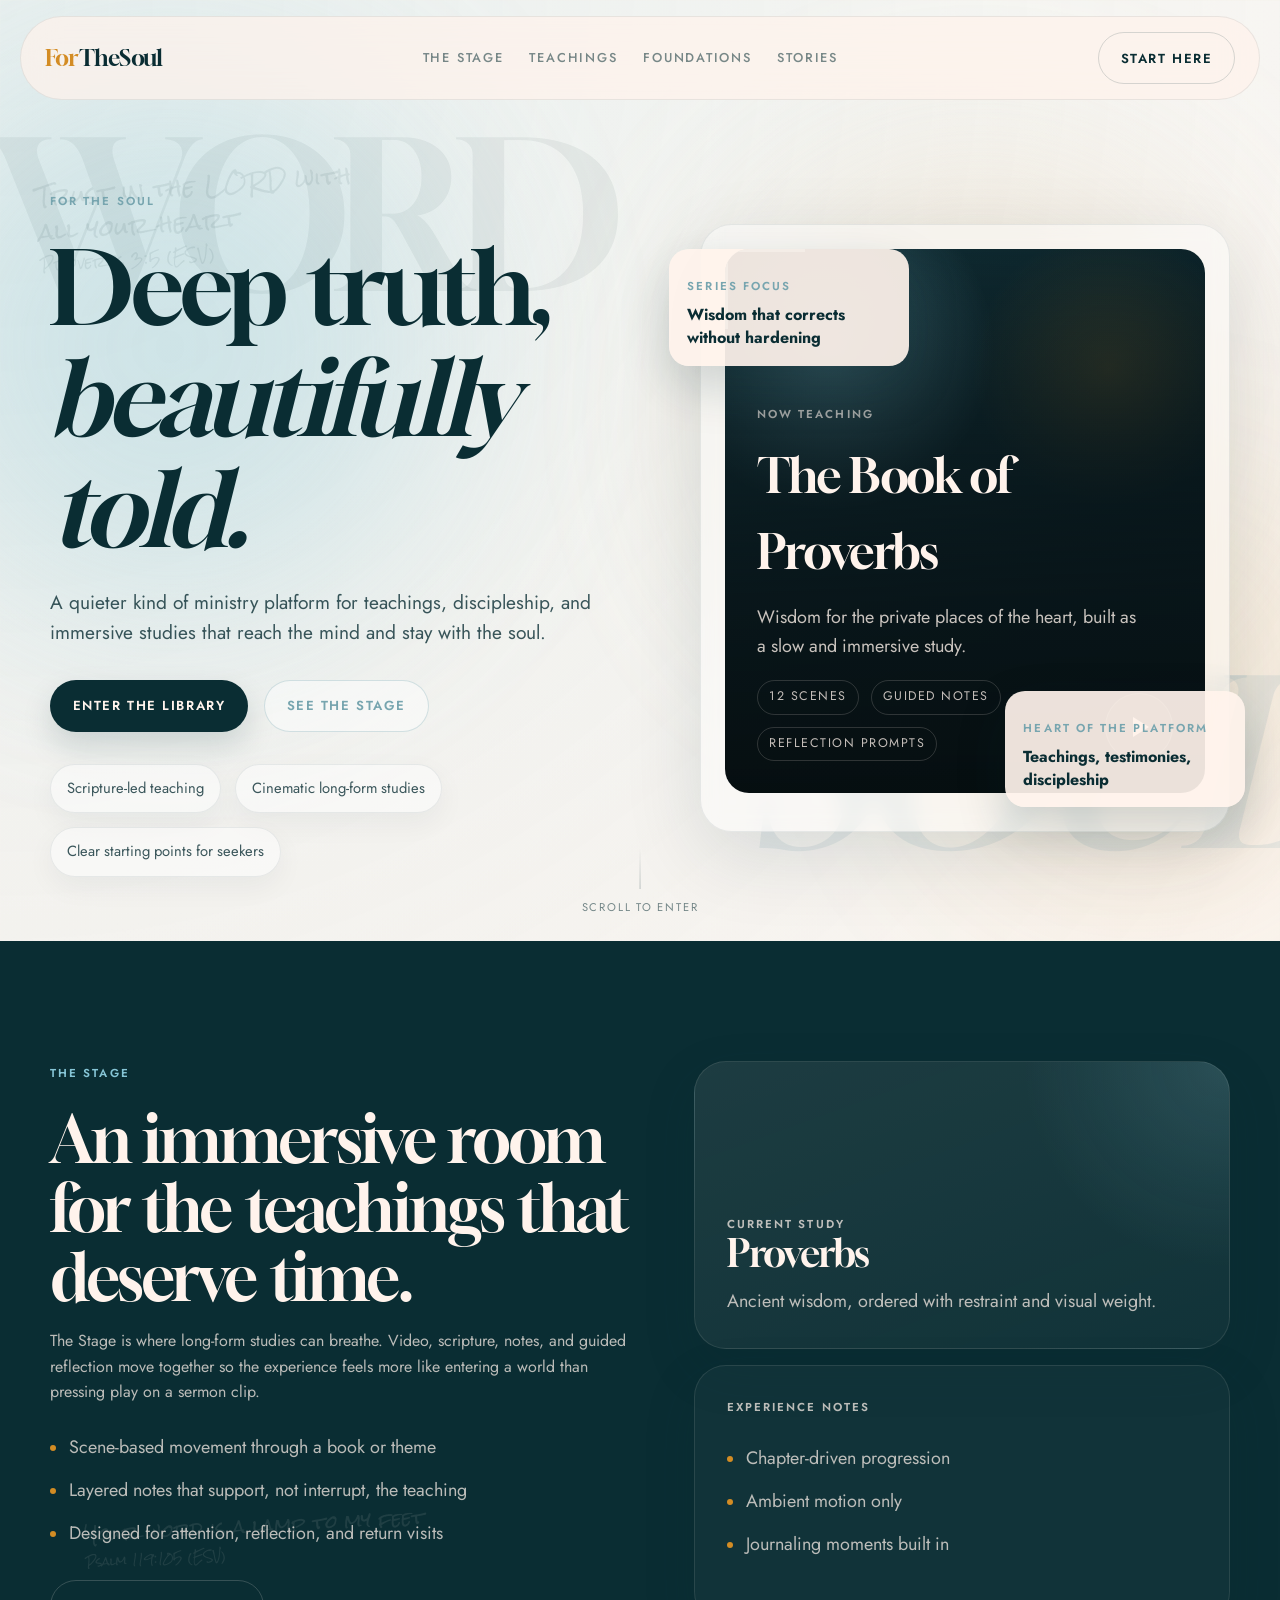
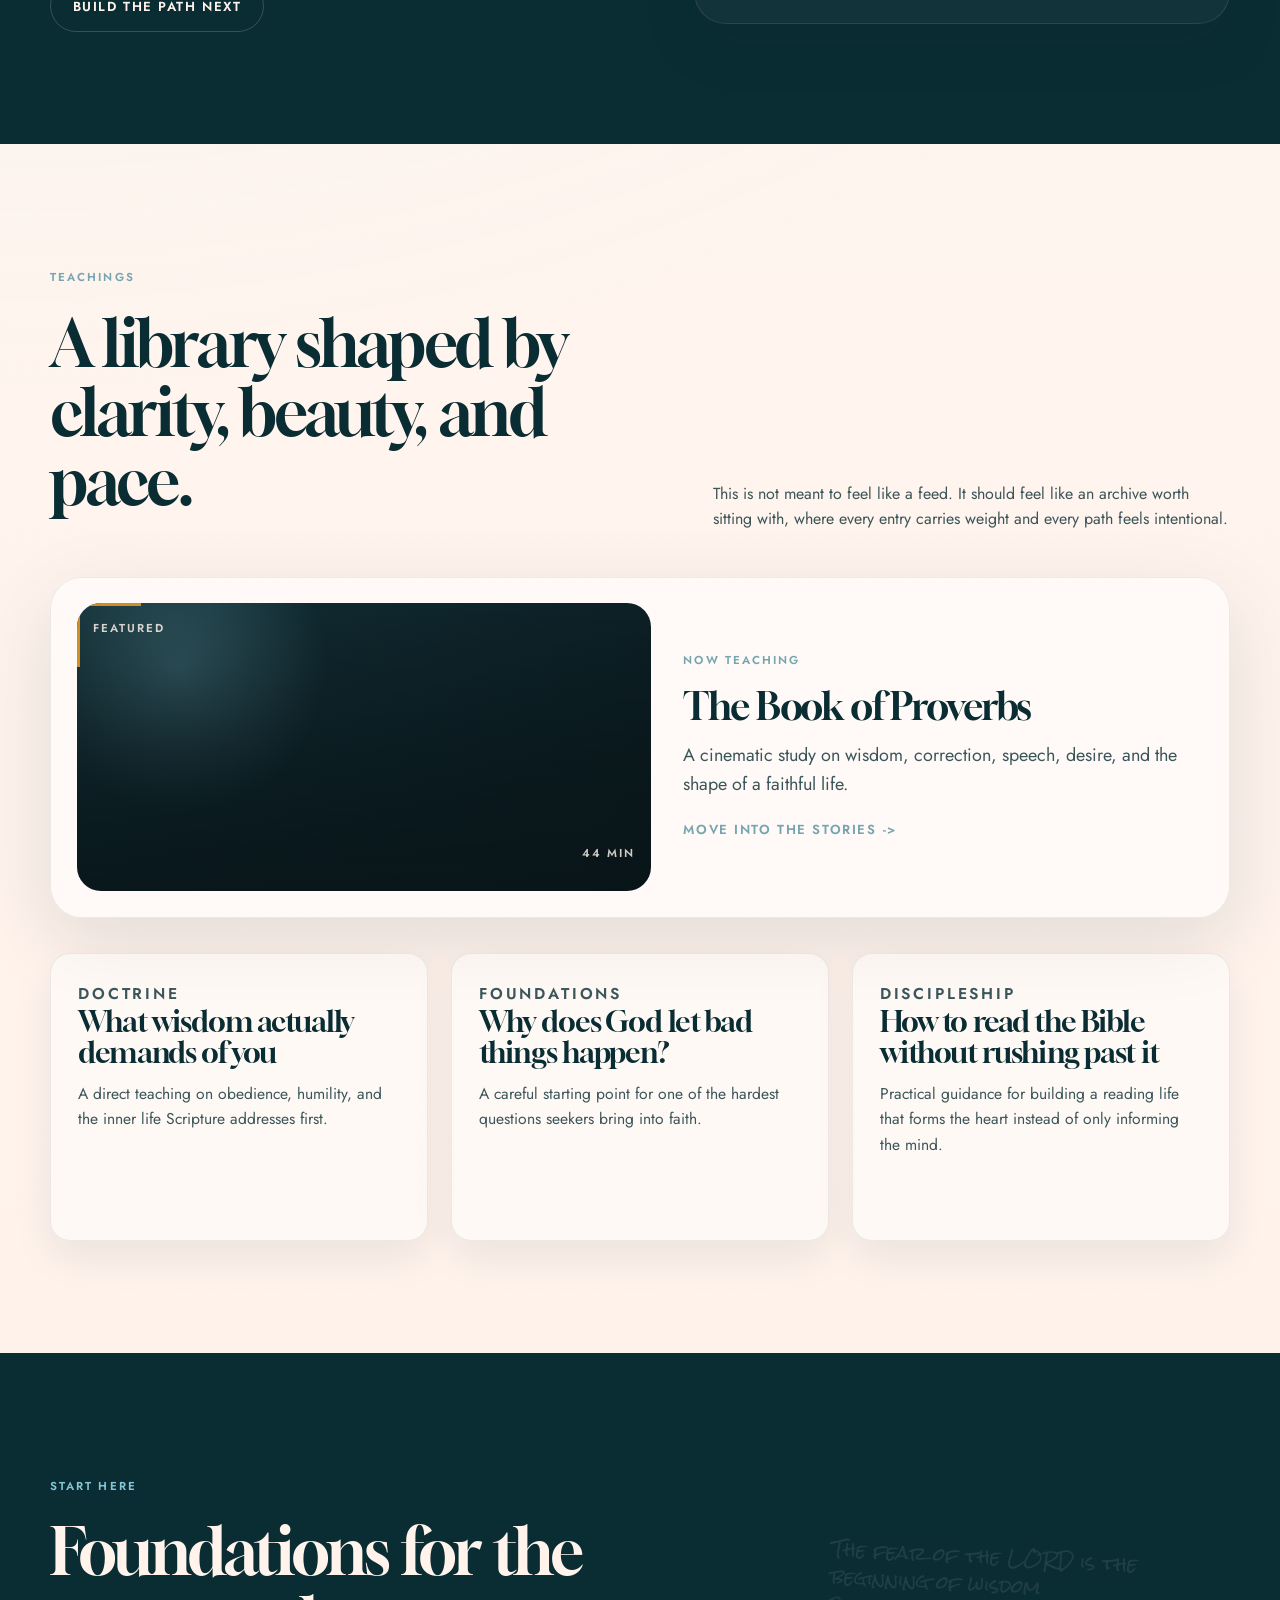
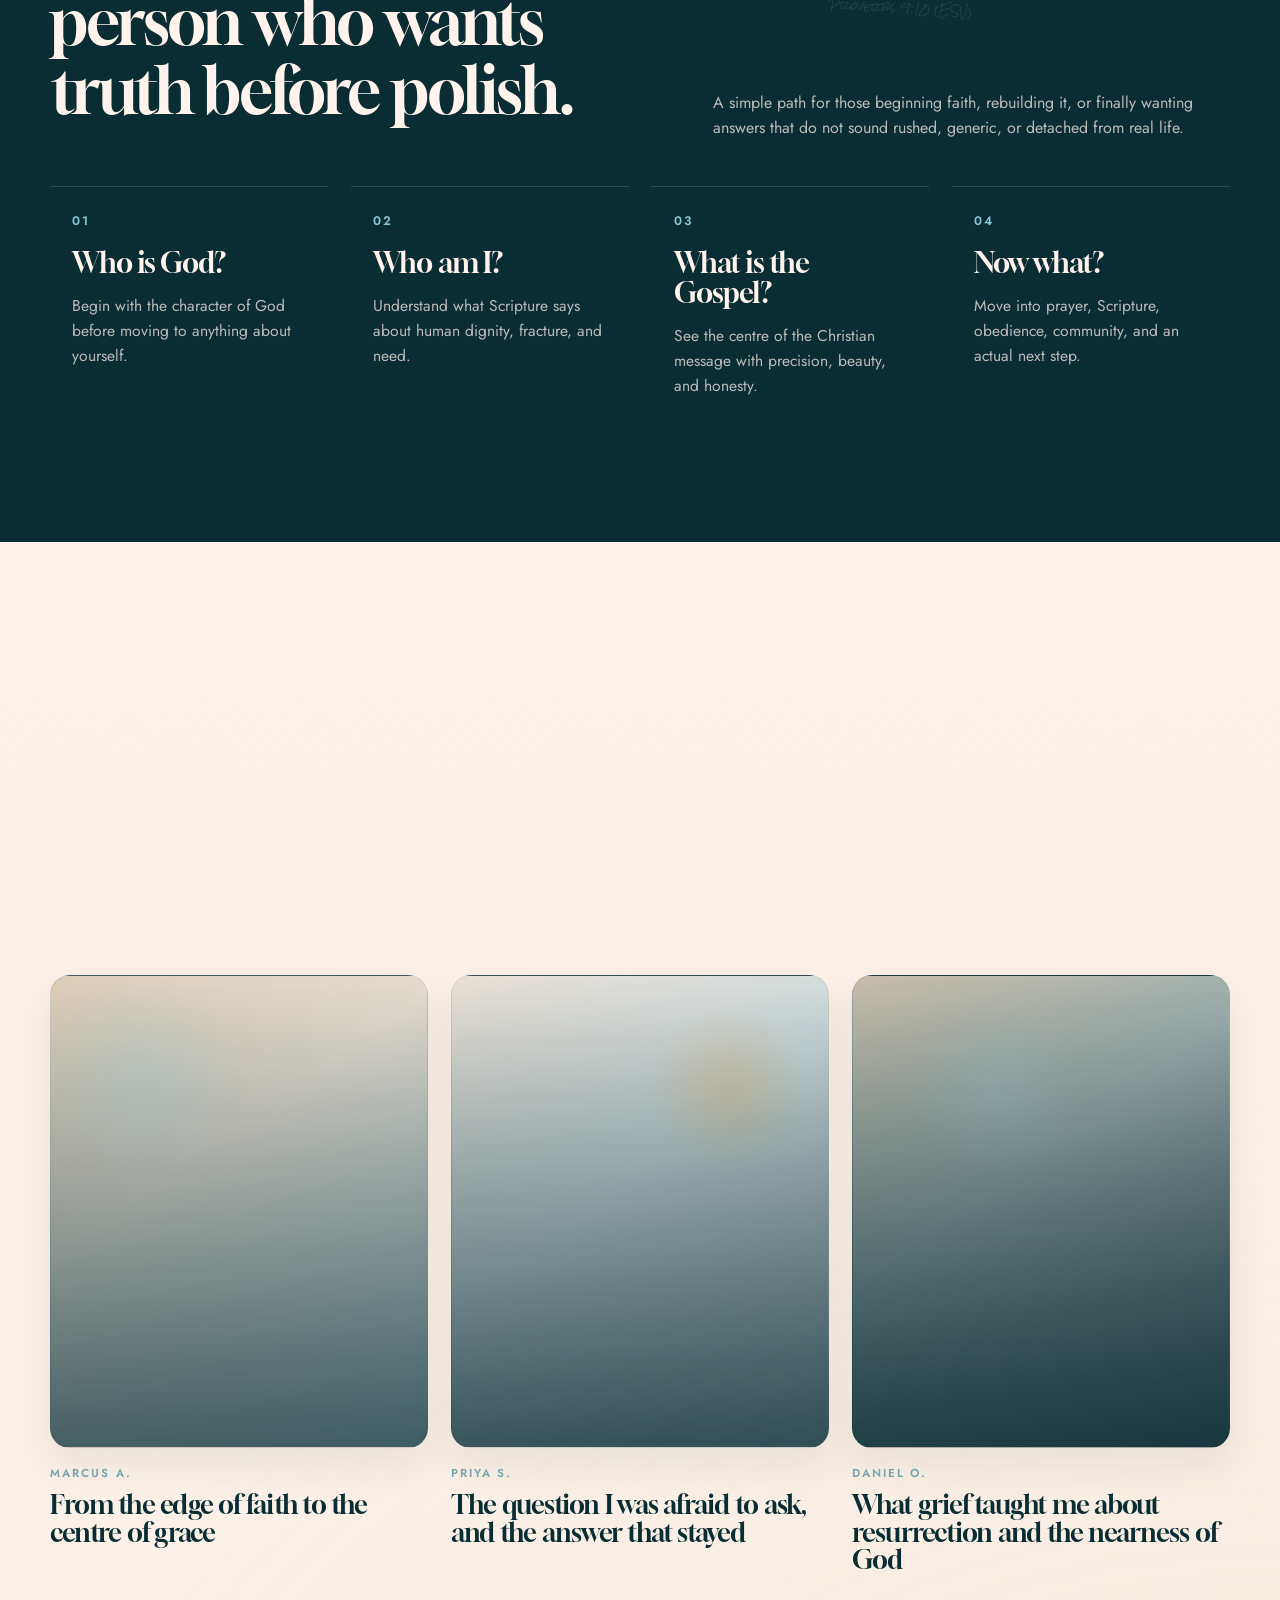
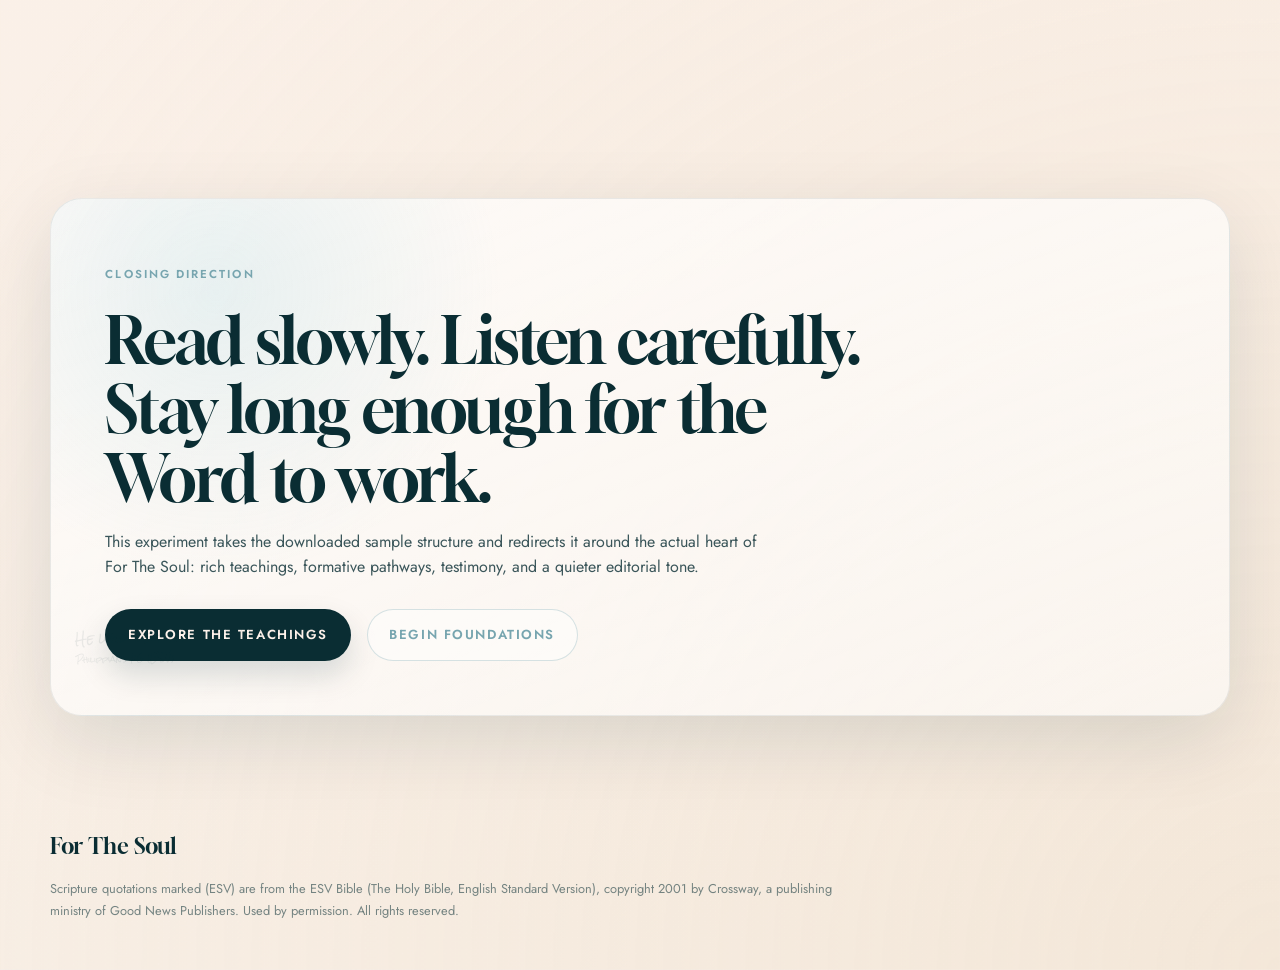
<file: design/experiment/index.html>
<!DOCTYPE html>
<html lang="en">
<head>
    <meta charset="UTF-8">
    <meta name="viewport" content="width=device-width, initial-scale=1.0">
    <title>For The Soul | Experimental Direction</title>
    <meta
        name="description"
        content="An editorial homepage experiment for For The Soul, shaped around teachings, discipleship, and the quiet work of Scripture."
    >
    <link rel="preconnect" href="https://fonts.googleapis.com">
    <link rel="preconnect" href="https://fonts.gstatic.com" crossorigin>
    <link href="https://fonts.googleapis.com/css2?family=Gloock&amp;family=Jost:wght@400;500;600&amp;display=swap" rel="stylesheet">
    <link rel="stylesheet" href="style.css">
</head>
<body>
    <header class="site-header" id="site-header">
        <a class="brand" href="#top" aria-label="For The Soul home">
            <span class="brand-mark">For</span>
            <span class="brand-word">TheSoul</span>
        </a>
        <nav class="site-nav" aria-label="Primary">
            <a href="#stage">The Stage</a>
            <a href="#library">Teachings</a>
            <a href="#foundations">Foundations</a>
            <a href="#testimonies">Stories</a>
        </nav>
        <a class="button button-outline header-button" href="#foundations">Start Here</a>
    </header>

    <main id="top">
        <section class="hero section">
            <div class="atmosphere" aria-hidden="true">
                <div class="orb orb-a"></div>
                <div class="orb orb-b"></div>
                <div class="orb orb-c"></div>
            </div>

            <div class="texture texture-word" aria-hidden="true">WORD</div>
            <div class="texture texture-soul" aria-hidden="true">SOUL</div>

            <div class="scripture-layer" aria-hidden="true">
                <span class="watermark lg hero-left">
                    Trust in the LORD with all your heart
                    <small>Proverbs 3:5 (ESV)</small>
                </span>
                <span class="watermark sm hero-right">
                    In the beginning was the Word
                    <small>John 1:1 (ESV)</small>
                </span>
            </div>

            <div class="hero-grid">
                <div class="hero-copy reveal">
                    <p class="eyebrow">For The Soul</p>
                    <h1 class="hero-title">
                        Deep truth,
                        <span>beautifully told.</span>
                    </h1>
                    <p class="hero-body">
                        A quieter kind of ministry platform for teachings, discipleship,
                        and immersive studies that reach the mind and stay with the soul.
                    </p>
                    <div class="hero-actions">
                        <a class="button button-primary" href="#library">Enter the Library</a>
                        <a class="button button-quiet" href="#stage">See the Stage</a>
                    </div>
                    <ul class="hero-points" aria-label="For The Soul qualities">
                        <li>Scripture-led teaching</li>
                        <li>Cinematic long-form studies</li>
                        <li>Clear starting points for seekers</li>
                    </ul>
                </div>

                <div class="hero-media reveal">
                    <div class="hero-panel">
                        <div class="hero-screen">
                            <p class="panel-label">Now teaching</p>
                            <h2>The Book of Proverbs</h2>
                            <p class="panel-copy">
                                Wisdom for the private places of the heart, built as a slow and immersive study.
                            </p>
                            <div class="panel-meta">
                                <span>12 scenes</span>
                                <span>guided notes</span>
                                <span>reflection prompts</span>
                            </div>
                            <a class="play-button" href="#library" aria-label="Jump to teachings">
                                <span class="play-icon"></span>
                            </a>
                        </div>
                        <div class="floating-card floating-card-top">
                            <p class="floating-label">Series focus</p>
                            <strong>Wisdom that corrects without hardening</strong>
                        </div>
                        <div class="floating-card floating-card-bottom">
                            <p class="floating-label">Heart of the platform</p>
                            <strong>Teachings, testimonies, discipleship</strong>
                        </div>
                    </div>
                </div>
            </div>

            <div class="scroll-note" aria-hidden="true">
                <span class="scroll-line"></span>
                <span>Scroll to enter</span>
            </div>
        </section>

        <section class="stage-section section" id="stage">
            <div class="section-shell">
                <div class="scripture-layer" aria-hidden="true">
                    <span class="watermark md stage-left">
                        Your word is a lamp to my feet
                        <small>Psalm 119:105 (ESV)</small>
                    </span>
                </div>

                <div class="stage-grid">
                    <div class="section-copy reveal">
                        <p class="section-label">The Stage</p>
                        <h2 class="section-title">An immersive room for the teachings that deserve time.</h2>
                        <p class="section-text">
                            The Stage is where long-form studies can breathe. Video, scripture,
                            notes, and guided reflection move together so the experience feels more
                            like entering a world than pressing play on a sermon clip.
                        </p>
                        <ul class="detail-list">
                            <li>Scene-based movement through a book or theme</li>
                            <li>Layered notes that support, not interrupt, the teaching</li>
                            <li>Designed for attention, reflection, and return visits</li>
                        </ul>
                        <a class="button button-dark" href="#foundations">Build the path next</a>
                    </div>

                    <div class="stage-composition reveal">
                        <article class="stage-card stage-primary">
                            <p class="panel-label">Current study</p>
                            <h3>Proverbs</h3>
                            <p>Ancient wisdom, ordered with restraint and visual weight.</p>
                        </article>
                        <article class="stage-card stage-secondary">
                            <p class="panel-label">Experience notes</p>
                            <ul class="stage-bullets">
                                <li>Chapter-driven progression</li>
                                <li>Ambient motion only</li>
                                <li>Journaling moments built in</li>
                            </ul>
                        </article>
                    </div>
                </div>
            </div>
        </section>

        <section class="library-section section" id="library">
            <div class="section-shell">
                <div class="section-heading reveal">
                    <div>
                        <p class="section-label">Teachings</p>
                        <h2 class="section-title">A library shaped by clarity, beauty, and pace.</h2>
                    </div>
                    <p class="section-text">
                        This is not meant to feel like a feed. It should feel like an archive worth
                        sitting with, where every entry carries weight and every path feels intentional.
                    </p>
                </div>

                <div class="featured-row reveal">
                    <article class="featured-study">
                        <div class="featured-visual">
                            <span class="visual-tag">Featured</span>
                            <span class="visual-time">44 min</span>
                        </div>
                        <div class="featured-copy">
                            <p class="panel-label">Now teaching</p>
                            <h3>The Book of Proverbs</h3>
                            <p>
                                A cinematic study on wisdom, correction, speech, desire, and the shape of a faithful life.
                            </p>
                            <a class="text-link" href="#testimonies">Move into the stories</a>
                        </div>
                    </article>
                </div>

                <div class="card-grid">
                    <article class="content-card reveal">
                        <p class="card-tag">Doctrine</p>
                        <h3>What wisdom actually demands of you</h3>
                        <p>A direct teaching on obedience, humility, and the inner life Scripture addresses first.</p>
                    </article>
                    <article class="content-card reveal">
                        <p class="card-tag">Foundations</p>
                        <h3>Why does God let bad things happen?</h3>
                        <p>A careful starting point for one of the hardest questions seekers bring into faith.</p>
                    </article>
                    <article class="content-card reveal">
                        <p class="card-tag">Discipleship</p>
                        <h3>How to read the Bible without rushing past it</h3>
                        <p>Practical guidance for building a reading life that forms the heart instead of only informing the mind.</p>
                    </article>
                </div>
            </div>
        </section>

        <section class="foundations-section section" id="foundations">
            <div class="section-shell">
                <div class="scripture-layer" aria-hidden="true">
                    <span class="watermark md foundations-right">
                        The fear of the LORD is the beginning of wisdom
                        <small>Proverbs 9:10 (ESV)</small>
                    </span>
                </div>

                <div class="section-heading reveal">
                    <div>
                        <p class="section-label">Start Here</p>
                        <h2 class="section-title">Foundations for the person who wants truth before polish.</h2>
                    </div>
                    <p class="section-text">
                        A simple path for those beginning faith, rebuilding it, or finally wanting answers
                        that do not sound rushed, generic, or detached from real life.
                    </p>
                </div>

                <div class="path-grid">
                    <article class="path-step reveal">
                        <span class="step-number">01</span>
                        <h3>Who is God?</h3>
                        <p>Begin with the character of God before moving to anything about yourself.</p>
                    </article>
                    <article class="path-step reveal">
                        <span class="step-number">02</span>
                        <h3>Who am I?</h3>
                        <p>Understand what Scripture says about human dignity, fracture, and need.</p>
                    </article>
                    <article class="path-step reveal">
                        <span class="step-number">03</span>
                        <h3>What is the Gospel?</h3>
                        <p>See the centre of the Christian message with precision, beauty, and honesty.</p>
                    </article>
                    <article class="path-step reveal">
                        <span class="step-number">04</span>
                        <h3>Now what?</h3>
                        <p>Move into prayer, Scripture, obedience, community, and an actual next step.</p>
                    </article>
                </div>
            </div>
        </section>

        <section class="testimonies-section section" id="testimonies">
            <div class="section-shell">
                <div class="section-heading reveal">
                    <div>
                        <p class="section-label">Lives Being Written</p>
                        <h2 class="section-title">Testimonies that feel human before they feel polished.</h2>
                    </div>
                    <p class="section-text">
                        The gospel works in ordinary rooms, private grief, slow healing, and questions people
                        are often too guarded to say aloud. The stories should carry that weight.
                    </p>
                </div>

                <div class="story-grid">
                    <article class="story-card reveal">
                        <div class="story-frame"></div>
                        <p class="story-name">Marcus A.</p>
                        <h3>From the edge of faith to the centre of grace</h3>
                    </article>
                    <article class="story-card reveal">
                        <div class="story-frame story-frame-alt"></div>
                        <p class="story-name">Priya S.</p>
                        <h3>The question I was afraid to ask, and the answer that stayed</h3>
                    </article>
                    <article class="story-card reveal">
                        <div class="story-frame story-frame-dark"></div>
                        <p class="story-name">Daniel O.</p>
                        <h3>What grief taught me about resurrection and the nearness of God</h3>
                    </article>
                </div>
            </div>
        </section>

        <section class="closing-section section">
            <div class="section-shell">
                <div class="closing-card reveal">
                    <div class="scripture-layer" aria-hidden="true">
                        <span class="watermark sm closing-left">
                            He who began a good work in you
                            <small>Philippians 1:6 (ESV)</small>
                        </span>
                    </div>
                    <p class="section-label">Closing Direction</p>
                    <h2 class="section-title">Read slowly. Listen carefully. Stay long enough for the Word to work.</h2>
                    <p class="section-text">
                        This experiment takes the downloaded sample structure and redirects it around the actual
                        heart of For The Soul: rich teachings, formative pathways, testimony, and a quieter editorial tone.
                    </p>
                    <div class="closing-actions">
                        <a class="button button-primary" href="#library">Explore the teachings</a>
                        <a class="button button-quiet" href="#foundations">Begin foundations</a>
                    </div>
                </div>
            </div>
        </section>
    </main>

    <footer class="site-footer">
        <p class="footer-brand">For The Soul</p>
        <p class="footer-note">
            Scripture quotations marked (ESV) are from the ESV Bible (The Holy Bible, English Standard Version),
            copyright 2001 by Crossway, a publishing ministry of Good News Publishers. Used by permission. All rights reserved.
        </p>
    </footer>

    <script src="script.js"></script>
</body>
</html>
</file>
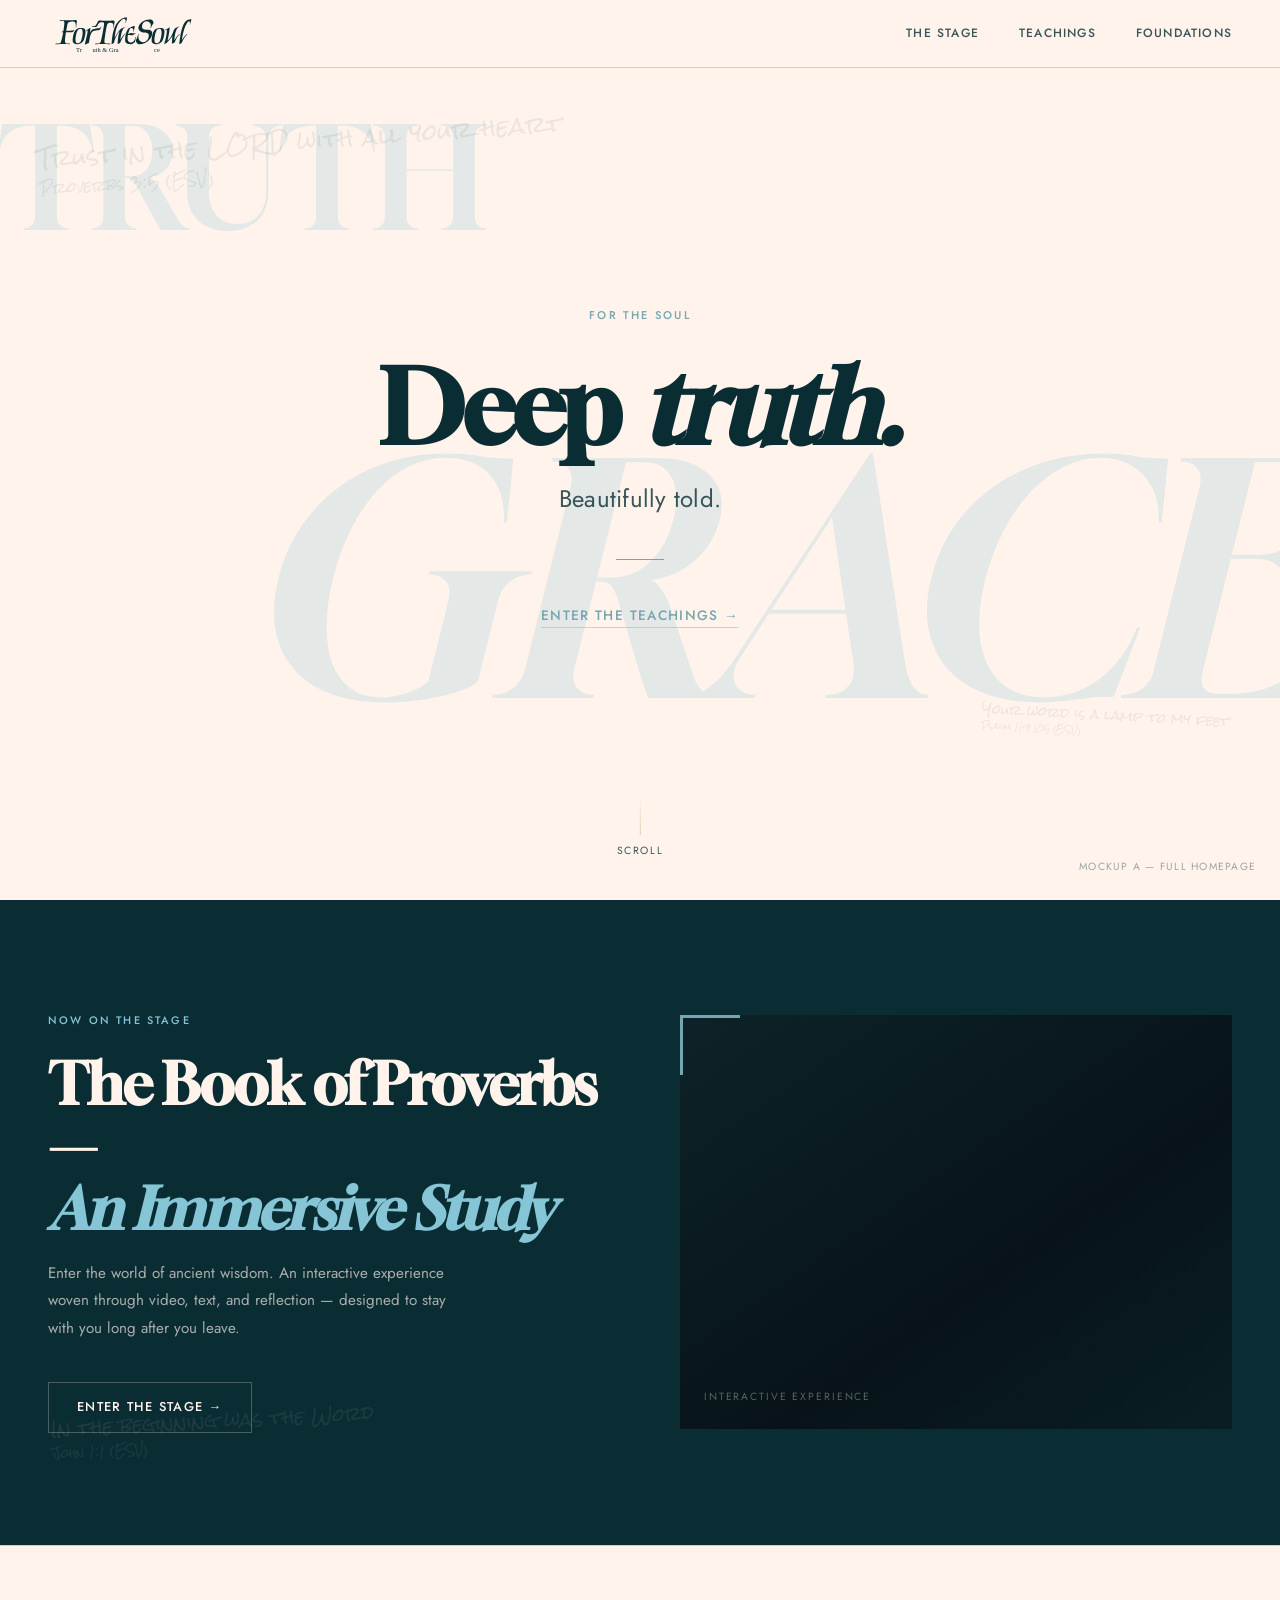
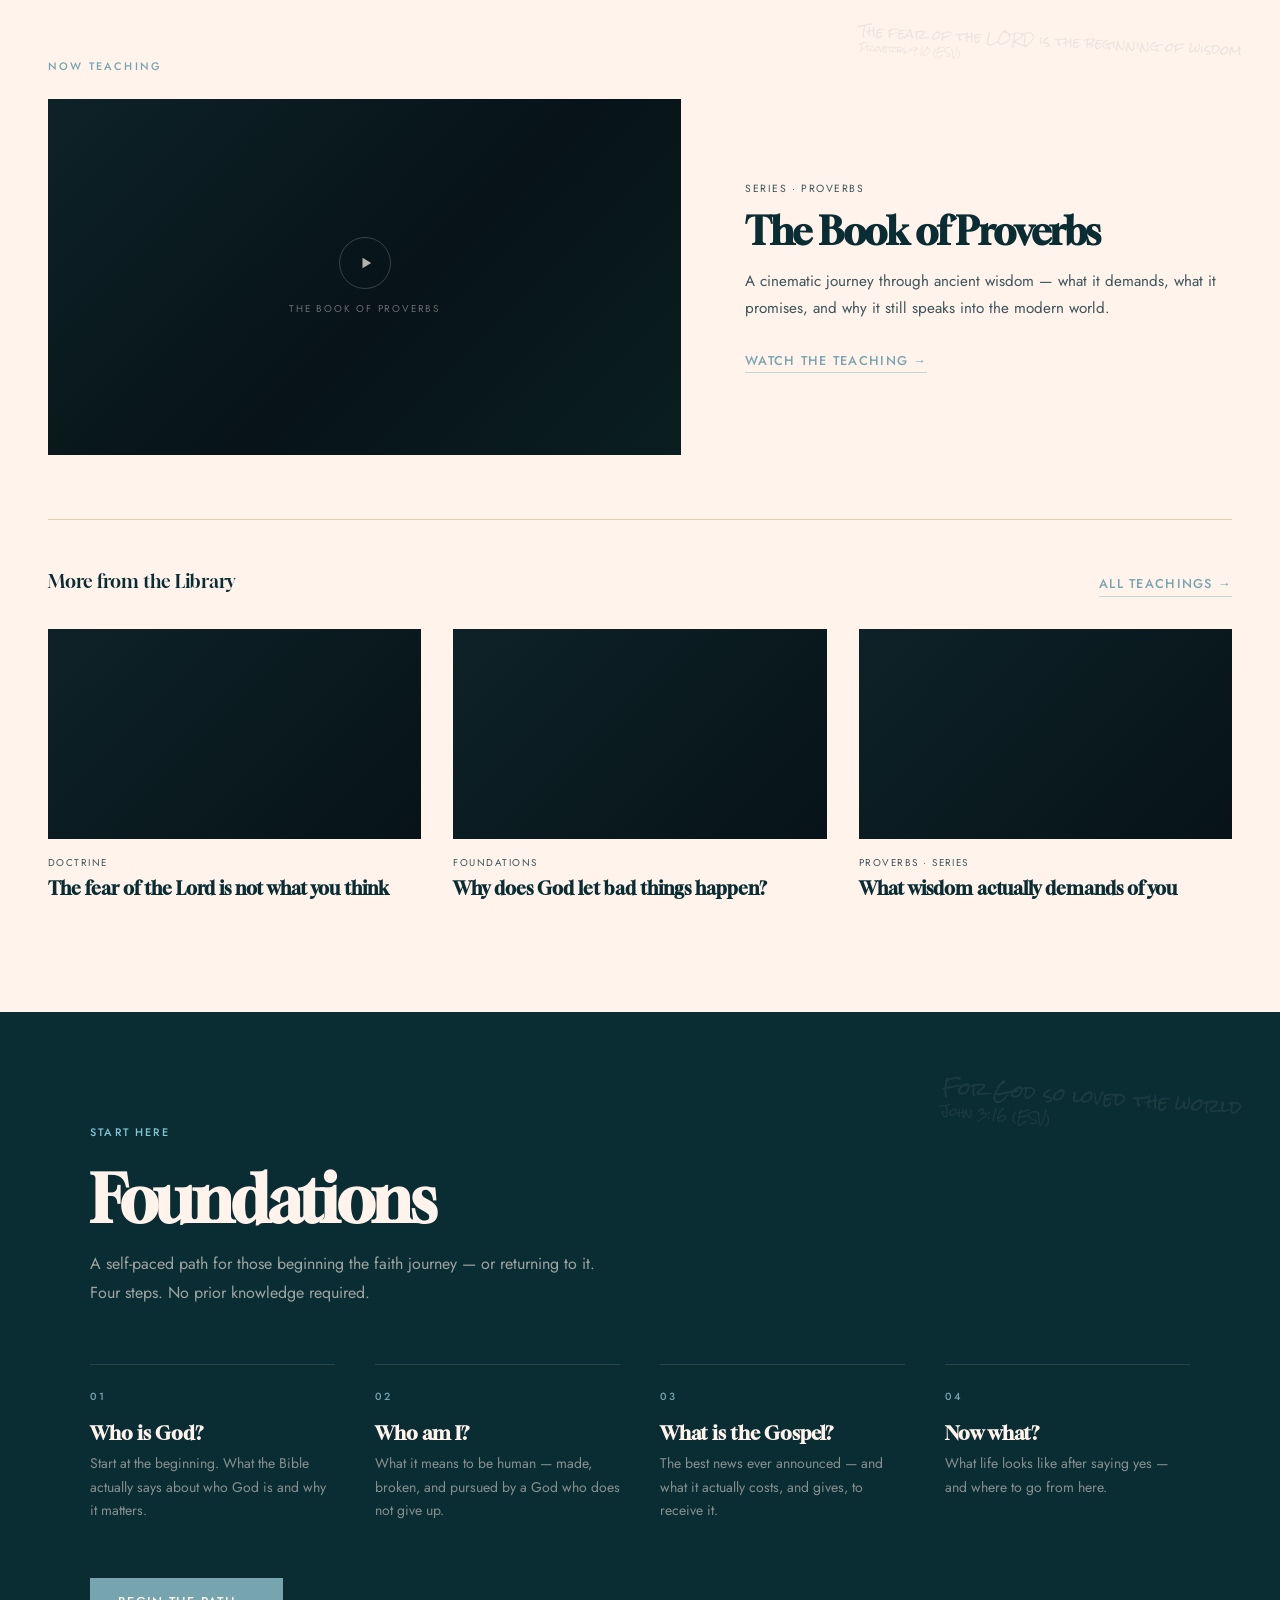
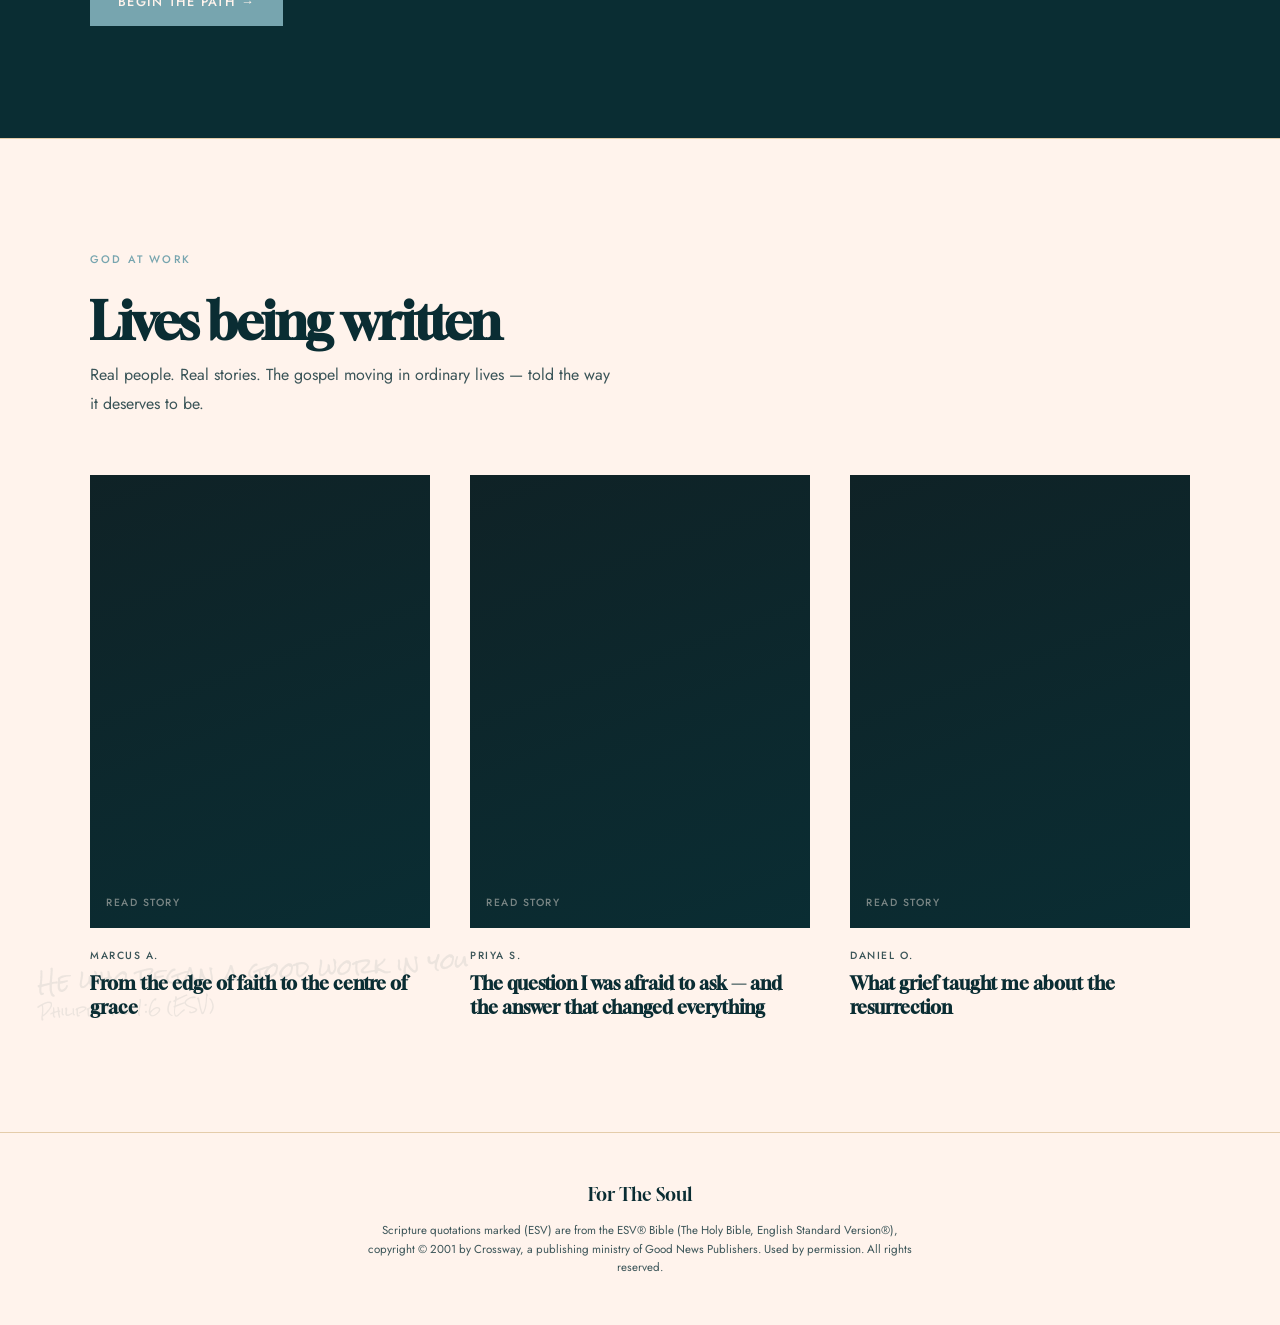
<file: design/mockup-a.html>
<!DOCTYPE html>
<html lang="en">
<head>
    <meta charset="UTF-8">
    <meta name="viewport" content="width=device-width, initial-scale=1.0">
    <title>For The Soul — Deep truth. Beautifully told.</title>
    <link rel="preconnect" href="https://fonts.googleapis.com">
    <link rel="preconnect" href="https://fonts.gstatic.com" crossorigin>
    <link href="https://fonts.googleapis.com/css2?family=Gloock:ital@0;1&family=Jost:wght@400;500&display=swap" rel="stylesheet">
    <style>
        /* === TOKENS === */
        :root {
            --color-jet-black:     #0a2d33;
            --color-sky-blue:      #86c5d6;
            --color-sky-blue-dark: #77a5af;
            --color-pale-oak:      #e4ccaa;
            --color-seashell:      #fff3ec;
            --color-amber:         #d38c24;
            --color-jet-black-80:  rgba(10, 45, 51, 0.8);
            --color-seashell-80:   rgba(255, 243, 236, 0.8);

            --color-bg:            var(--color-seashell);
            --color-text:          var(--color-jet-black);
            --color-text-muted:    var(--color-jet-black-80);
            --color-accent:        var(--color-sky-blue-dark);
            --color-highlight:     var(--color-sky-blue-dark);
            --color-border:        var(--color-pale-oak);

            --font-heading: "Gloock", serif;
            --font-body:    "Jost", sans-serif;
        }

        html { scroll-behavior: smooth; }

        *, *::before, *::after { box-sizing: border-box; margin: 0; padding: 0; }

        body {
            background-color: var(--color-bg);
            color: var(--color-text);
            font-family: var(--font-body);
            font-size: 1.125rem;
            line-height: 1.6;
            overflow-x: hidden;
        }

        a { text-decoration: none; color: inherit; }

        /* === ROCK SALT FONT === */
        @font-face {
            font-family: 'Rock Salt';
            src: url('../src/assets/fonts/Rock_Salt (1)/RockSalt-Regular.ttf') format('truetype');
            font-weight: 400;
            font-display: swap;
        }

        /* === SCRIPTURE WATERMARKS === */
        .scripture-layer {
            position: absolute;
            inset: 0;
            pointer-events: none;
            user-select: none;
            z-index: 0;
            overflow: hidden;
        }

        .vref {
            position: absolute;
            font-family: 'Rock Salt', cursive;
            color: var(--color-jet-black);
            opacity: 0.07;
            line-height: 1.5;
            transform: rotate(var(--r, -3deg));
        }
        .vref small { display: block; font-size: 0.65em; margin-top: 0.2em; }
        .vref.sm { font-size: clamp(0.65rem, 1vw, 0.85rem); }
        .vref.md { font-size: clamp(0.8rem, 1.4vw, 1.1rem); }
        .vref.lg { font-size: clamp(0.95rem, 1.7vw, 1.4rem); }

        /* Dark section watermarks use seashell color */
        .section-stage .vref,
        .section-foundations .vref { color: var(--color-seashell); }

        /* === SHARED SECTION UTILITIES === */
        .section-label {
            display: block;
            font-size: 0.68rem;
            font-weight: 500;
            letter-spacing: 0.2em;
            text-transform: uppercase;
            color: var(--color-highlight);
            margin-bottom: 1.5rem;
        }

        .section-intro {
            font-size: 1rem;
            line-height: 1.8;
            color: var(--color-text-muted);
            max-width: 520px;
            margin-bottom: 3.5rem;
        }

        .link-cta {
            font-size: 0.8rem;
            font-weight: 500;
            letter-spacing: 0.1em;
            text-transform: uppercase;
            color: var(--color-accent);
            border-bottom: 1px solid rgba(119, 165, 175, 0.4);
            padding-bottom: 2px;
            transition: color 0.2s, border-color 0.2s;
        }
        .link-cta:hover { color: var(--color-sky-blue-dark); border-color: var(--color-sky-blue-dark); }

        /* === HEADER === */
        .site-header {
            position: fixed;
            top: 0; left: 0; right: 0;
            display: flex;
            align-items: center;
            justify-content: space-between;
            padding: 0 3rem;
            height: 68px;
            z-index: 100;
            border-bottom: 1px solid var(--color-border);
            background: rgba(255, 243, 236, 0.95);
            backdrop-filter: blur(8px);
        }

        .site-header .logo img {
            height: 48px;
            width: auto;
            display: block;
        }

        .site-header nav {
            display: flex;
            gap: 2.5rem;
            font-size: 0.75rem;
            font-weight: 500;
            letter-spacing: 0.1em;
            text-transform: uppercase;
            color: var(--color-text-muted);
        }

        .site-header nav a:hover { color: var(--color-text); }

        /* === HERO === */
        .hero {
            min-height: 100vh;
            display: flex;
            flex-direction: column;
            align-items: center;
            justify-content: center;
            position: relative;
            overflow: hidden;
            padding: 68px 2rem 2rem;
        }

        .hero-bg-truth,
        .hero-bg-grace {
            position: absolute;
            font-family: var(--font-heading);
            line-height: 1;
            color: var(--color-sky-blue);
            opacity: 0.22;
            user-select: none;
            pointer-events: none;
            white-space: nowrap;
            letter-spacing: -0.02em;
        }

        .hero-bg-truth {
            font-size: clamp(8rem, 11vw, 14rem);
            top: 12%;
            left: -0.02em;
        }

        .hero-bg-grace {
            font-size: clamp(14rem, 25vw, 30rem);
            font-style: italic;
            bottom: 18%;
            right: -0.08em;
        }

        .hero-content {
            position: relative;
            z-index: 1;
            text-align: center;
            max-width: 720px;
        }

        .eyebrow {
            font-family: var(--font-body);
            font-size: 0.7rem;
            font-weight: 500;
            letter-spacing: 0.2em;
            text-transform: uppercase;
            color: var(--color-accent);
            margin-bottom: 1.75rem;
        }

        .hero-headline {
            font-family: var(--font-heading);
            font-size: clamp(3.5rem, 8vw, 8rem);
            line-height: 1.05;
            letter-spacing: -0.02em;
            margin-bottom: 1.25rem;
        }

        .hero-headline .word-truth { font-style: italic; }

        .hero-sub {
            font-family: var(--font-body);
            font-size: clamp(1rem, 2.5vw, 1.5rem);
            font-weight: 400;
            color: var(--color-text-muted);
            letter-spacing: 0.01em;
            margin-bottom: 2.5rem;
        }

        .amber-rule {
            width: 48px;
            height: 1.5px;
            background: var(--color-highlight);
            margin: 0 auto 2.5rem;
        }

        .hero-cta {
            font-family: var(--font-body);
            font-size: 0.85rem;
            font-weight: 500;
            letter-spacing: 0.1em;
            text-transform: uppercase;
            color: var(--color-accent);
            border-bottom: 1px solid rgba(119, 165, 175, 0.4);
            padding-bottom: 2px;
            transition: color 0.2s, border-color 0.2s;
        }
        .hero-cta:hover { color: var(--color-sky-blue-dark); border-color: var(--color-sky-blue-dark); }

        .scroll-hint {
            position: absolute;
            bottom: 2.5rem;
            left: 50%;
            transform: translateX(-50%);
            display: flex;
            flex-direction: column;
            align-items: center;
            gap: 0.5rem;
            color: var(--color-text-muted);
            font-size: 0.65rem;
            letter-spacing: 0.15em;
            text-transform: uppercase;
        }

        .scroll-line {
            width: 1px;
            height: 40px;
            background: linear-gradient(to bottom, transparent, var(--color-border));
        }

        /* === THE STAGE === */
        .section-stage {
            background: var(--color-jet-black);
            color: var(--color-seashell);
            padding: 7rem 3rem;
            position: relative;
            overflow: hidden;
            display: grid;
            grid-template-columns: 1fr 1fr;
            gap: 5rem;
            align-items: center;
        }

        .section-stage .section-label { color: var(--color-sky-blue); }

        .stage-text { position: relative; z-index: 1; }

        .stage-text h2 {
            font-family: var(--font-heading);
            font-size: clamp(2.25rem, 4.5vw, 4rem);
            line-height: 1.08;
            letter-spacing: -0.02em;
            margin-bottom: 1.25rem;
            color: var(--color-seashell);
        }

        .stage-text h2 em { font-style: italic; color: var(--color-sky-blue); }

        .stage-text p {
            font-size: 0.95rem;
            color: rgba(255, 243, 236, 0.65);
            line-height: 1.8;
            max-width: 420px;
            margin-bottom: 2.5rem;
        }

        .btn-stage {
            display: inline-block;
            font-family: var(--font-body);
            font-size: 0.8rem;
            font-weight: 500;
            letter-spacing: 0.1em;
            text-transform: uppercase;
            color: var(--color-seashell);
            border: 1px solid rgba(255, 243, 236, 0.25);
            padding: 0.875rem 1.75rem;
            transition: border-color 0.2s, background 0.2s;
        }
        .btn-stage:hover {
            border-color: var(--color-sky-blue);
            background: rgba(134, 197, 214, 0.08);
        }

        .stage-panel {
            position: relative;
            z-index: 1;
            aspect-ratio: 4 / 3;
            background: linear-gradient(145deg, #0d2228 0%, #071318 60%, #0a1e22 100%);
            overflow: hidden;
        }

        .stage-panel::before {
            content: '';
            position: absolute;
            top: 0; left: 0;
            width: 3px; height: 60px;
            background: var(--color-sky-blue-dark);
        }

        .stage-panel::after {
            content: '';
            position: absolute;
            top: 0; left: 0;
            width: 60px; height: 3px;
            background: var(--color-sky-blue-dark);
        }

        .stage-panel-label {
            position: absolute;
            bottom: 1.5rem;
            left: 1.5rem;
            font-size: 0.65rem;
            letter-spacing: 0.18em;
            text-transform: uppercase;
            color: rgba(255, 243, 236, 0.35);
        }

        /* === TEACHINGS === */
        .section-teachings {
            padding: 7rem 3rem;
            position: relative;
            overflow: hidden;
            border-top: 1px solid var(--color-border);
        }

        .teachings-inner {
            max-width: 1200px;
            margin: 0 auto;
        }

        .featured-teaching {
            display: grid;
            grid-template-columns: 1.3fr 1fr;
            gap: 4rem;
            align-items: center;
            margin-bottom: 4rem;
        }

        .featured-thumb {
            aspect-ratio: 16 / 9;
            background: linear-gradient(135deg, #0d2228 0%, #071318 55%, #0a1e22 100%);
            position: relative;
            overflow: hidden;
        }

        .play-hint {
            position: absolute;
            inset: 0;
            display: flex;
            flex-direction: column;
            align-items: center;
            justify-content: center;
            gap: 0.75rem;
        }

        .play-circle {
            width: 52px;
            height: 52px;
            border: 1px solid rgba(255, 243, 236, 0.2);
            border-radius: 50%;
            display: flex;
            align-items: center;
            justify-content: center;
        }

        .play-circle svg {
            width: 14px; height: 14px;
            fill: rgba(255, 243, 236, 0.7);
            margin-left: 3px;
        }

        .play-label {
            font-size: 0.62rem;
            letter-spacing: 0.18em;
            text-transform: uppercase;
            color: rgba(255, 243, 236, 0.4);
        }

        .featured-info .series-tag {
            font-size: 0.65rem;
            letter-spacing: 0.15em;
            text-transform: uppercase;
            color: var(--color-text-muted);
            margin-bottom: 0.75rem;
        }

        .featured-info h2 {
            font-family: var(--font-heading);
            font-size: clamp(1.75rem, 3vw, 2.75rem);
            line-height: 1.1;
            letter-spacing: -0.02em;
            margin-bottom: 1rem;
        }

        .featured-info p {
            font-size: 0.95rem;
            color: var(--color-text-muted);
            line-height: 1.75;
            margin-bottom: 1.5rem;
        }

        .teachings-grid-header {
            display: flex;
            align-items: baseline;
            justify-content: space-between;
            padding-top: 3rem;
            border-top: 1px solid var(--color-border);
            margin-bottom: 2rem;
        }

        .teachings-grid-header h3 {
            font-family: var(--font-heading);
            font-size: 1.1rem;
            font-weight: 400;
        }

        .teaching-grid {
            display: grid;
            grid-template-columns: repeat(3, 1fr);
            gap: 2rem;
        }

        .teaching-card { display: block; }

        .teaching-card-thumb {
            aspect-ratio: 16 / 9;
            background: linear-gradient(135deg, #0d2228, #071318);
            margin-bottom: 1rem;
            position: relative;
            overflow: hidden;
            transition: opacity 0.2s;
        }
        .teaching-card:hover .teaching-card-thumb { opacity: 0.85; }

        .teaching-card-tag {
            font-size: 0.62rem;
            letter-spacing: 0.15em;
            text-transform: uppercase;
            color: var(--color-text-muted);
            margin-bottom: 0.4rem;
        }

        .teaching-card-title {
            font-family: var(--font-heading);
            font-size: 1.1rem;
            line-height: 1.25;
            color: var(--color-text);
            transition: color 0.2s;
        }
        .teaching-card:hover .teaching-card-title { color: var(--color-accent); }

        /* === FOUNDATIONS === */
        .section-foundations {
            background: var(--color-jet-black);
            color: var(--color-seashell);
            padding: 7rem 3rem;
            position: relative;
            overflow: hidden;
        }

        .foundations-inner {
            max-width: 1100px;
            margin: 0 auto;
        }

        .section-foundations .section-label { color: var(--color-sky-blue); }

        .section-foundations h2 {
            font-family: var(--font-heading);
            font-size: clamp(2.5rem, 5vw, 4.5rem);
            line-height: 1.08;
            letter-spacing: -0.02em;
            color: var(--color-seashell);
            margin-bottom: 1rem;
        }

        .section-foundations .section-intro {
            color: rgba(255, 243, 236, 0.6);
        }

        .steps-row {
            display: grid;
            grid-template-columns: repeat(4, 1fr);
            gap: 2.5rem;
            margin-bottom: 3.5rem;
        }

        .step {
            border-top: 1px solid rgba(255, 243, 236, 0.12);
            padding-top: 1.5rem;
            position: relative;
            z-index: 1;
        }

        .step-num {
            display: block;
            font-family: var(--font-body);
            font-size: 0.65rem;
            font-weight: 500;
            letter-spacing: 0.2em;
            color: var(--color-sky-blue-dark);
            margin-bottom: 1rem;
        }

        .step h3 {
            font-family: var(--font-heading);
            font-size: 1.2rem;
            color: var(--color-seashell);
            margin-bottom: 0.5rem;
            line-height: 1.2;
        }

        .step p {
            font-size: 0.875rem;
            color: rgba(255, 243, 236, 0.5);
            line-height: 1.65;
        }

        .btn-solid {
            display: inline-block;
            font-family: var(--font-body);
            font-size: 0.8rem;
            font-weight: 500;
            letter-spacing: 0.1em;
            text-transform: uppercase;
            background: var(--color-sky-blue-dark);
            color: var(--color-seashell);
            padding: 0.875rem 1.75rem;
            transition: background 0.2s;
        }
        .btn-solid:hover { background: var(--color-sky-blue); }

        /* === GOD AT WORK === */
        .section-testimonies {
            padding: 7rem 3rem;
            position: relative;
            overflow: hidden;
            border-top: 1px solid var(--color-border);
        }

        .testimonies-inner {
            max-width: 1100px;
            margin: 0 auto;
        }

        .section-testimonies h2 {
            font-family: var(--font-heading);
            font-size: clamp(2rem, 4vw, 3.5rem);
            line-height: 1.1;
            letter-spacing: -0.02em;
            margin-bottom: 0.75rem;
        }

        .testimony-grid {
            display: grid;
            grid-template-columns: repeat(3, 1fr);
            gap: 2.5rem;
        }

        .testimony-card { display: block; cursor: pointer; }

        .testimony-photo {
            aspect-ratio: 3 / 4;
            background: linear-gradient(160deg, #0f2226 0%, #0a2d33 100%);
            position: relative;
            margin-bottom: 1.25rem;
            overflow: hidden;
            transition: transform 0.35s ease;
        }
        .testimony-card:hover .testimony-photo { transform: scale(1.02); }

        .testimony-photo-label {
            position: absolute;
            bottom: 1rem;
            left: 1rem;
            font-size: 0.65rem;
            font-weight: 500;
            letter-spacing: 0.15em;
            text-transform: uppercase;
            color: rgba(255, 243, 236, 0.45);
        }

        .testimony-name {
            font-size: 0.65rem;
            font-weight: 500;
            letter-spacing: 0.15em;
            text-transform: uppercase;
            color: var(--color-text-muted);
            margin-bottom: 0.5rem;
        }

        .testimony-title {
            font-family: var(--font-heading);
            font-size: 1.15rem;
            line-height: 1.3;
            color: var(--color-text);
            transition: color 0.2s;
        }
        .testimony-card:hover .testimony-title { color: var(--color-accent); }

        /* === FOOTER === */
        .site-footer {
            padding: 3rem;
            border-top: 1px solid var(--color-border);
            text-align: center;
        }

        .footer-brand {
            font-family: var(--font-heading);
            font-size: 1.1rem;
            margin-bottom: 0.75rem;
            color: var(--color-text);
        }

        .footer-note {
            font-size: 0.72rem;
            color: var(--color-text-muted);
            max-width: 560px;
            margin: 0 auto;
            line-height: 1.6;
        }

        /* === MOCKUP LABEL === */
        .mockup-label {
            position: fixed;
            bottom: 1.5rem;
            right: 1.5rem;
            font-size: 0.65rem;
            letter-spacing: 0.12em;
            text-transform: uppercase;
            color: var(--color-text-muted);
            opacity: 0.5;
            z-index: 200;
        }
    </style>
</head>
<body>

    <header class="site-header">
        <a href="/" class="logo">
            <picture>
                <source srcset="../src/assets/Logo%20-%20Jet%20Black%20Text%20Transparent.svg" media="(prefers-color-scheme: light)">
                <img src="../src/assets/Logo%20-%20Jet%20Black%20Text%20Transparent.svg" alt="For The Soul">
            </picture>
        </a>
        <nav>
            <a href="#the-stage">The Stage</a>
            <a href="#teachings">Teachings</a>
            <a href="#foundations">Foundations</a>
        </nav>
    </header>

    <main>

        <!-- ===================== HERO ===================== -->
        <section class="hero">
            <span class="hero-bg-truth" aria-hidden="true">TRUTH</span>
            <span class="hero-bg-grace" aria-hidden="true">GRACE</span>

            <!-- SCRIPTURE WATERMARKS — edit entries in design/scripture-watermarks.md -->
            <div class="scripture-layer" aria-hidden="true">
                <span class="vref lg" style="top:14%; left:3%; --r:-4deg;">
                    Trust in the LORD with all your heart<br>
                    <small>Proverbs 3:5 (ESV)</small>
                </span>
                <span class="vref sm" style="bottom:18%; right:4%; --r:3deg;">
                    Your word is a lamp to my feet<br>
                    <small>Psalm 119:105 (ESV)</small>
                </span>
            </div>

            <div class="hero-content">
                <p class="eyebrow">For The Soul</p>
                <h1 class="hero-headline">
                    Deep <span class="word-truth">truth.</span>
                </h1>
                <p class="hero-sub">Beautifully told.</p>
                <div class="amber-rule"></div>
                <a href="#teachings" class="hero-cta">Enter the Teachings &rarr;</a>
            </div>

            <div class="scroll-hint" aria-hidden="true">
                <span class="scroll-line"></span>
                <span>Scroll</span>
            </div>
        </section>

        <!-- ===================== THE STAGE ===================== -->
        <section class="section-stage" id="the-stage">
            <div class="scripture-layer" aria-hidden="true">
                <span class="vref md" style="bottom:14%; left:4%; --r:-3deg;">
                    In the beginning was the Word<br>
                    <small>John 1:1 (ESV)</small>
                </span>
            </div>

            <div class="stage-text">
                <span class="section-label">Now on The Stage</span>
                <h2>The Book of Proverbs —<br><em>An Immersive Study</em></h2>
                <p>Enter the world of ancient wisdom. An interactive experience woven through video, text, and reflection — designed to stay with you long after you leave.</p>
                <a href="#" class="btn-stage">Enter the Stage &rarr;</a>
            </div>

            <div class="stage-panel">
                <div class="stage-panel-label">Interactive Experience</div>
            </div>
        </section>

        <!-- ===================== TEACHINGS ===================== -->
        <section class="section-teachings" id="teachings">
            <div class="scripture-layer" aria-hidden="true">
                <span class="vref sm" style="top:8%; right:3%; --r:3deg;">
                    The fear of the LORD is the beginning of wisdom<br>
                    <small>Proverbs 9:10 (ESV)</small>
                </span>
            </div>

            <div class="teachings-inner" style="position:relative; z-index:1;">
                <span class="section-label">Now Teaching</span>

                <div class="featured-teaching">
                    <div class="featured-thumb">
                        <div class="play-hint">
                            <div class="play-circle">
                                <svg viewBox="0 0 16 16"><polygon points="4,2 14,8 4,14"/></svg>
                            </div>
                            <span class="play-label">The Book of Proverbs</span>
                        </div>
                    </div>
                    <div class="featured-info">
                        <p class="series-tag">Series &middot; Proverbs</p>
                        <h2>The Book of Proverbs</h2>
                        <p>A cinematic journey through ancient wisdom — what it demands, what it promises, and why it still speaks into the modern world.</p>
                        <a href="#" class="link-cta">Watch the Teaching &rarr;</a>
                    </div>
                </div>

                <div class="teachings-grid-header">
                    <h3>More from the Library</h3>
                    <a href="#" class="link-cta">All Teachings &rarr;</a>
                </div>

                <div class="teaching-grid">
                    <a href="#" class="teaching-card">
                        <div class="teaching-card-thumb"></div>
                        <p class="teaching-card-tag">Doctrine</p>
                        <h3 class="teaching-card-title">The fear of the Lord is not what you think</h3>
                    </a>
                    <a href="#" class="teaching-card">
                        <div class="teaching-card-thumb"></div>
                        <p class="teaching-card-tag">Foundations</p>
                        <h3 class="teaching-card-title">Why does God let bad things happen?</h3>
                    </a>
                    <a href="#" class="teaching-card">
                        <div class="teaching-card-thumb"></div>
                        <p class="teaching-card-tag">Proverbs &middot; Series</p>
                        <h3 class="teaching-card-title">What wisdom actually demands of you</h3>
                    </a>
                </div>
            </div>
        </section>

        <!-- ===================== FOUNDATIONS ===================== -->
        <section class="section-foundations" id="foundations">
            <div class="scripture-layer" aria-hidden="true">
                <span class="vref md" style="top:10%; right:3%; --r:4deg;">
                    For God so loved the world<br>
                    <small>John 3:16 (ESV)</small>
                </span>
            </div>

            <div class="foundations-inner">
                <span class="section-label">Start Here</span>
                <h2>Foundations</h2>
                <p class="section-intro">A self-paced path for those beginning the faith journey — or returning to it. Four steps. No prior knowledge required.</p>

                <div class="steps-row">
                    <div class="step">
                        <span class="step-num">01</span>
                        <h3>Who is God?</h3>
                        <p>Start at the beginning. What the Bible actually says about who God is and why it matters.</p>
                    </div>
                    <div class="step">
                        <span class="step-num">02</span>
                        <h3>Who am I?</h3>
                        <p>What it means to be human — made, broken, and pursued by a God who does not give up.</p>
                    </div>
                    <div class="step">
                        <span class="step-num">03</span>
                        <h3>What is the Gospel?</h3>
                        <p>The best news ever announced — and what it actually costs, and gives, to receive it.</p>
                    </div>
                    <div class="step">
                        <span class="step-num">04</span>
                        <h3>Now what?</h3>
                        <p>What life looks like after saying yes — and where to go from here.</p>
                    </div>
                </div>

                <a href="#" class="btn-solid">Begin the Path &rarr;</a>
            </div>
        </section>

        <!-- ===================== GOD AT WORK ===================== -->
        <section class="section-testimonies">
            <div class="scripture-layer" aria-hidden="true">
                <span class="vref lg" style="bottom:12%; left:3%; --r:-3deg;">
                    He who began a good work in you<br>
                    <small>Philippians 1:6 (ESV)</small>
                </span>
            </div>

            <div class="testimonies-inner" style="position:relative; z-index:1;">
                <span class="section-label">God at Work</span>
                <h2>Lives being written</h2>
                <p class="section-intro">Real people. Real stories. The gospel moving in ordinary lives — told the way it deserves to be.</p>

                <div class="testimony-grid">
                    <a href="#" class="testimony-card">
                        <div class="testimony-photo">
                            <span class="testimony-photo-label">Read Story</span>
                        </div>
                        <p class="testimony-name">Marcus A.</p>
                        <h3 class="testimony-title">From the edge of faith to the centre of grace</h3>
                    </a>
                    <a href="#" class="testimony-card">
                        <div class="testimony-photo">
                            <span class="testimony-photo-label">Read Story</span>
                        </div>
                        <p class="testimony-name">Priya S.</p>
                        <h3 class="testimony-title">The question I was afraid to ask — and the answer that changed everything</h3>
                    </a>
                    <a href="#" class="testimony-card">
                        <div class="testimony-photo">
                            <span class="testimony-photo-label">Read Story</span>
                        </div>
                        <p class="testimony-name">Daniel O.</p>
                        <h3 class="testimony-title">What grief taught me about the resurrection</h3>
                    </a>
                </div>
            </div>
        </section>

    </main>

    <!-- ===================== FOOTER ===================== -->
    <footer class="site-footer">
        <p class="footer-brand">For The Soul</p>
        <p class="footer-note">Scripture quotations marked (ESV) are from the ESV&reg; Bible (The Holy Bible, English Standard Version&reg;), copyright &copy; 2001 by Crossway, a publishing ministry of Good News Publishers. Used by permission. All rights reserved.</p>
    </footer>

    <div class="mockup-label">Mockup A — Full Homepage</div>

</body>
</html>
</file>
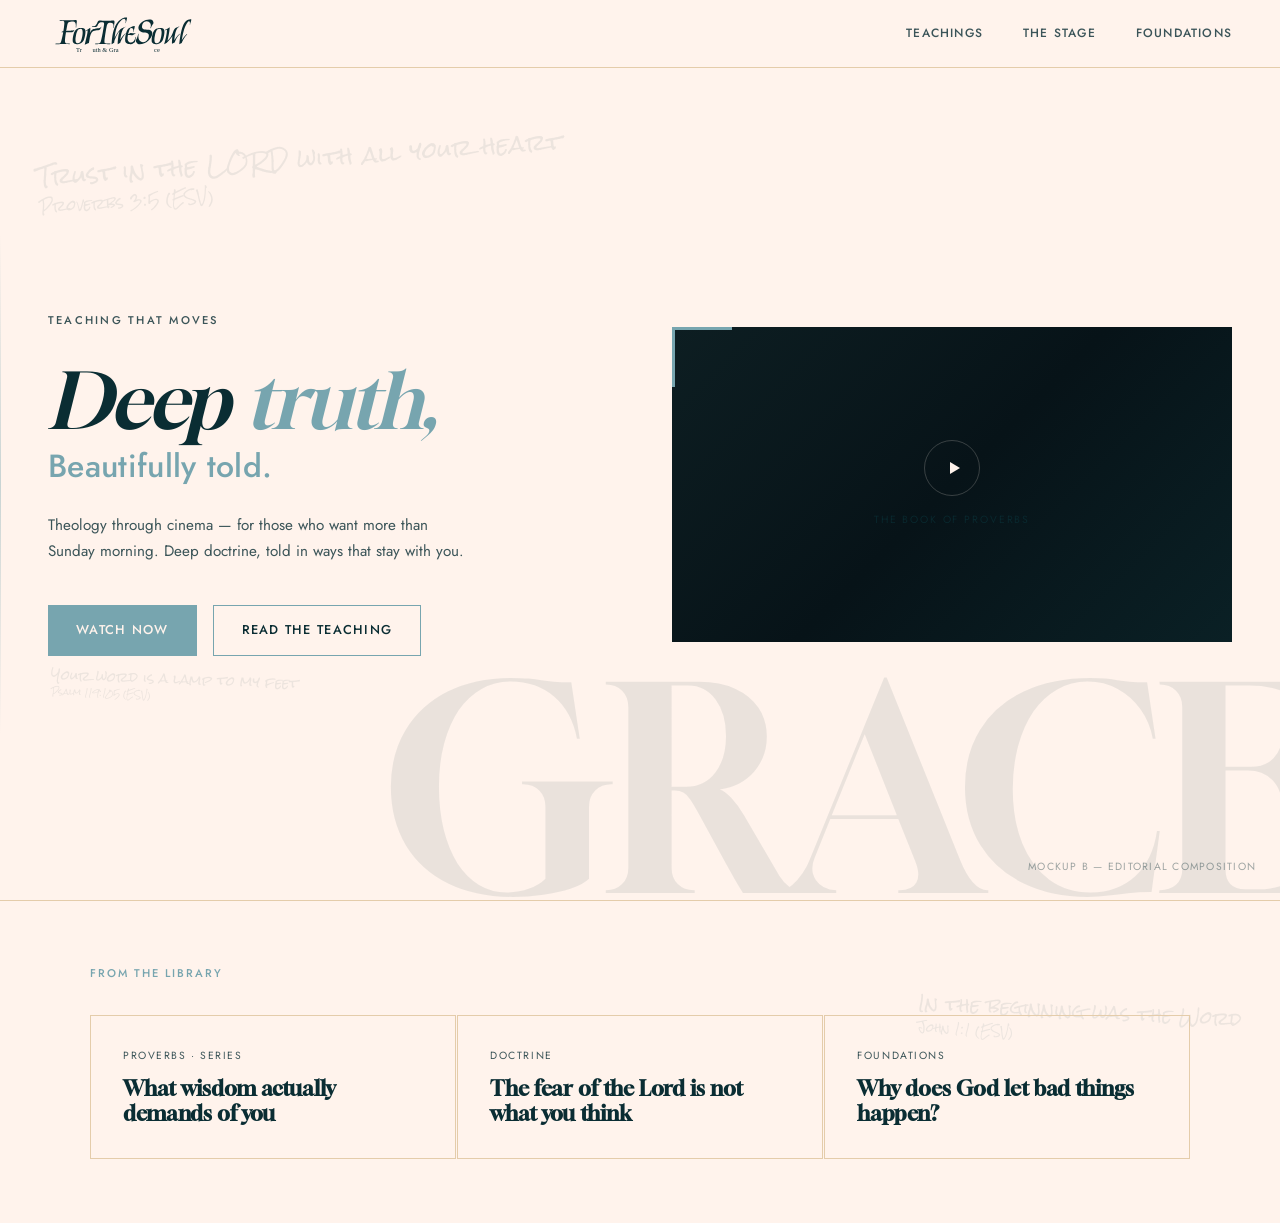
<file: design/mockup-b.html>
<!DOCTYPE html>
<html lang="en">
<head>
    <meta charset="UTF-8">
    <meta name="viewport" content="width=device-width, initial-scale=1.0">
    <title>Mockup B — Editorial Composition</title>
    <link rel="preconnect" href="https://fonts.googleapis.com">
    <link rel="preconnect" href="https://fonts.gstatic.com" crossorigin>
    <link href="https://fonts.googleapis.com/css2?family=Gloock:ital@0;1&family=Jost:ital,wght@0,400;0,500;1,400&display=swap" rel="stylesheet">
    <style>
        :root {
            --color-jet-black:     #0a2d33;
            --color-sky-blue:      #86c5d6;
            --color-sky-blue-dark: #77a5af;
            --color-pale-oak:      #e4ccaa;
            --color-seashell:      #fff3ec;
            --color-amber:         #d38c24;
            --color-jet-black-80:  rgba(10, 45, 51, 0.8);
            --color-seashell-80:   rgba(255, 243, 236, 0.8);

            --color-bg:            var(--color-seashell);
            --color-text:          var(--color-jet-black);
            --color-text-muted:    var(--color-jet-black-80);
            --color-accent:        var(--color-sky-blue-dark);
            --color-highlight:     var(--color-sky-blue-dark);
            --color-border:        var(--color-pale-oak);

            --font-heading: "Gloock", serif;
            --font-body:    "Jost", sans-serif;
        }

        *, *::before, *::after { box-sizing: border-box; margin: 0; padding: 0; }

        body {
            background-color: var(--color-bg);
            color: var(--color-text);
            font-family: var(--font-body);
            font-size: 1.125rem;
            line-height: 1.6;
            overflow-x: hidden;
        }

        a { text-decoration: none; color: inherit; }

        /* === HEADER === */
        .site-header {
            position: fixed;
            top: 0; left: 0; right: 0;
            display: flex;
            align-items: center;
            justify-content: space-between;
            padding: 0 3rem;
            height: 68px;
            z-index: 100;
            border-bottom: 1px solid var(--color-border);
            background: rgba(255, 243, 236, 0.95);
            backdrop-filter: blur(8px);
        }

        .site-header .logo img {
            height: 48px;
            width: auto;
            display: block;
        }

        .site-header nav {
            display: flex;
            gap: 2.5rem;
            font-size: 0.75rem;
            font-weight: 500;
            letter-spacing: 0.1em;
            text-transform: uppercase;
            color: var(--color-text-muted);
        }

        .site-header nav a:hover { color: var(--color-text); }

        /* === HERO === */
        .hero {
            min-height: 100vh;
            display: grid;
            grid-template-columns: 1fr 1fr;
            padding-top: 68px;
            position: relative;
            overflow: hidden;
        }

        /* Muted background word bleeding behind right panel */
        .hero-bg-word {
            position: absolute;
            font-family: var(--font-heading);
            font-size: clamp(18vw, 22vw, 28vw);
            line-height: 1;
            color: var(--color-jet-black);
            opacity: 0.08;
            user-select: none;
            pointer-events: none;
            white-space: nowrap;
            bottom: -0.1em;
            right: -0.15em;
            letter-spacing: -0.02em;
        }

        /* LEFT — text */
        .hero-left {
            display: flex;
            flex-direction: column;
            justify-content: center;
            padding: 4rem 3.5rem 4rem 3rem;
            position: relative;
            z-index: 1;
        }

        .eyebrow {
            font-size: 0.7rem;
            font-weight: 500;
            letter-spacing: 0.2em;
            text-transform: uppercase;
            color: var(--color-text-muted);
            margin-bottom: 2rem;
        }

        .hero-headline {
            margin-bottom: 1.75rem;
        }

        .headline-gloock {
            display: block;
            font-family: var(--font-heading);
            font-style: italic;
            font-size: clamp(3rem, 6vw, 6.5rem);
            line-height: 1.0;
            letter-spacing: -0.02em;
            color: var(--color-text);
        }

        .headline-gloock .amber { color: var(--color-highlight); }

        .headline-jost {
            display: block;
            font-family: var(--font-body);
            font-weight: 500;
            font-size: clamp(1.25rem, 2.5vw, 2.25rem);
            line-height: 1.2;
            letter-spacing: 0.01em;
            color: var(--color-accent);
            margin-top: 0.5rem;
        }

        .hero-body {
            font-size: 0.95rem;
            color: var(--color-text-muted);
            line-height: 1.7;
            max-width: 420px;
            margin-bottom: 2.5rem;
        }

        .hero-ctas {
            display: flex;
            gap: 1rem;
            flex-wrap: wrap;
        }

        .btn {
            display: inline-flex;
            align-items: center;
            gap: 0.5rem;
            font-family: var(--font-body);
            font-size: 0.8rem;
            font-weight: 500;
            letter-spacing: 0.1em;
            text-transform: uppercase;
            padding: 0.875rem 1.75rem;
            transition: background 0.2s, color 0.2s;
        }

        .btn-primary {
            background: var(--color-accent);
            color: var(--color-seashell);
        }

        .btn-primary:hover { background: var(--color-sky-blue-dark); }

        .btn-outline {
            background: transparent;
            color: var(--color-text);
            border: 1px solid var(--color-sky-blue-dark);
            transition: background 0.2s, color 0.2s, border-color 0.2s;
        }

        .btn-outline:hover {
            background: var(--color-sky-blue-dark);
            color: var(--color-seashell);
        }

        /* RIGHT — media */
        .hero-right {
            position: relative;
            display: flex;
            align-items: center;
            justify-content: center;
            padding: 4rem 3rem 4rem 2rem;
            z-index: 1;
        }

        .video-placeholder {
            width: 100%;
            aspect-ratio: 16 / 9;
            background: linear-gradient(135deg, #0d1e22 0%, #071318 50%, #0a2025 100%);
            position: relative;
            overflow: hidden;
        }

        /* Subtle amber corner accent */
        .video-placeholder::before {
            content: '';
            position: absolute;
            top: 0; left: 0;
            width: 3px;
            height: 60px;
            background: var(--color-highlight);
        }

        .video-placeholder::after {
            content: '';
            position: absolute;
            top: 0; left: 0;
            width: 60px;
            height: 3px;
            background: var(--color-highlight);
        }

        .play-hint {
            position: absolute;
            inset: 0;
            display: flex;
            flex-direction: column;
            align-items: center;
            justify-content: center;
            gap: 1rem;
        }

        .play-circle {
            width: 56px;
            height: 56px;
            border: 1px solid rgba(255, 243, 236, 0.2);
            border-radius: 50%;
            display: flex;
            align-items: center;
            justify-content: center;
        }

        .play-circle svg {
            width: 16px;
            height: 16px;
            fill: var(--color-seashell);
            margin-left: 3px;
        }

        .play-label {
            font-size: 0.65rem;
            letter-spacing: 0.18em;
            text-transform: uppercase;
            color: var(--color-text-muted);
        }

        /* Amber vertical rule on left */
        .hero-left::before {
            content: '';
            position: absolute;
            left: 0; top: 20%; bottom: 20%;
            width: 1px;
            background: linear-gradient(to bottom, transparent, var(--color-highlight), transparent);
            opacity: 0.4;
        }

        /* === BELOW FOLD HINT === */
        .section-hint {
            padding: 4rem 3rem;
            border-top: 1px solid var(--color-border);
            position: relative;
            overflow: hidden;
        }

        .section-hint-inner {
            max-width: 1100px;
            margin: 0 auto;
        }

        .section-label {
            font-size: 0.7rem;
            font-weight: 500;
            letter-spacing: 0.18em;
            text-transform: uppercase;
            color: var(--color-highlight);
            margin-bottom: 2rem;
        }

        .article-row {
            display: grid;
            grid-template-columns: repeat(3, 1fr);
            gap: 1.5px;
        }

        .article-card {
            padding: 2rem;
            background: rgba(255, 243, 236, 0.025);
            border: 1px solid var(--color-border);
        }

        .article-tag {
            font-size: 0.65rem;
            letter-spacing: 0.15em;
            text-transform: uppercase;
            color: var(--color-text-muted);
            margin-bottom: 0.75rem;
        }

        .article-title {
            font-family: var(--font-heading);
            font-size: 1.3rem;
            line-height: 1.2;
        }

        /* === ROCK SALT FONT === */
        @font-face {
            font-family: 'Rock Salt';
            src: url('../src/assets/fonts/Rock_Salt (1)/RockSalt-Regular.ttf') format('truetype');
            font-weight: 400;
            font-display: swap;
        }

        /* === SCRIPTURE WATERMARKS === */
        .scripture-layer {
            position: absolute;
            inset: 0;
            pointer-events: none;
            user-select: none;
            z-index: 0;
        }

        .vref {
            position: absolute;
            font-family: 'Rock Salt', cursive;
            color: var(--color-jet-black);
            opacity: 0.07;
            line-height: 1.5;
            transform: rotate(var(--r, -3deg));
        }
        .vref small { display: block; font-size: 0.65em; margin-top: 0.2em; }
        .vref.sm { font-size: clamp(0.65rem, 1vw, 0.85rem); }
        .vref.md { font-size: clamp(0.8rem, 1.4vw, 1.1rem); }
        .vref.lg { font-size: clamp(0.95rem, 1.7vw, 1.4rem); }

        /* === LABEL === */
        .mockup-label {
            position: fixed;
            bottom: 1.5rem;
            right: 1.5rem;
            font-size: 0.65rem;
            letter-spacing: 0.12em;
            text-transform: uppercase;
            color: var(--color-text-muted);
            opacity: 0.5;
            z-index: 200;
        }
    </style>
</head>
<body>

    <header class="site-header">
        <a href="/" class="logo">
            <picture>
                <source srcset="../src/assets/Logo%20-%20Jet%20Black%20Text%20Transparent.svg" media="(prefers-color-scheme: light)">
                <img src="../src/assets/Logo%20-%20Jet%20Black%20Text%20Transparent.svg" alt="For The Soul">
            </picture>
        </a>
        <nav>
            <a href="#">Teachings</a>
            <a href="#">The Stage</a>
            <a href="#">Foundations</a>
        </nav>
    </header>

    <main>
        <section class="hero">
            <span class="hero-bg-word" aria-hidden="true">GRACE</span>

            <!-- SCRIPTURE WATERMARKS — edit entries in design/scripture-watermarks.md -->
            <div class="scripture-layer" aria-hidden="true">
                <span class="vref lg" style="top:16%; left:3%; --r:-4deg;">
                    Trust in the LORD with all your heart<br>
                    <small>Proverbs 3:5 (ESV)</small>
                </span>
                <span class="vref sm" style="bottom:22%; left:4%; --r:2deg;">
                    Your word is a lamp to my feet<br>
                    <small>Psalm 119:105 (ESV)</small>
                </span>
            </div>

            <div class="hero-left">
                <p class="eyebrow">Teaching that moves</p>
                <div class="hero-headline">
                    <span class="headline-gloock">Deep <span class="amber">truth,</span></span>
                    <span class="headline-jost">Beautifully told.</span>
                </div>
                <p class="hero-body">Theology through cinema — for those who want more than Sunday morning. Deep doctrine, told in ways that stay with you.</p>
                <div class="hero-ctas">
                    <a href="#" class="btn btn-primary">Watch Now</a>
                    <a href="#" class="btn btn-outline">Read the Teaching</a>
                </div>
            </div>

            <div class="hero-right">
                <div class="video-placeholder">
                    <div class="play-hint">
                        <div class="play-circle">
                            <svg viewBox="0 0 16 16"><polygon points="4,2 14,8 4,14"/></svg>
                        </div>
                        <span class="play-label">The Book of Proverbs</span>
                    </div>
                </div>
            </div>
        </section>

        <section class="section-hint">
            <div class="scripture-layer" aria-hidden="true">
                <span class="vref md" style="top:30%; right:3%; --r:3deg;">
                    In the beginning was the Word<br>
                    <small>John 1:1 (ESV)</small>
                </span>
            </div>
            <div class="section-hint-inner" style="position:relative; z-index:1;">
                <p class="section-label">From the Library</p>
                <div class="article-row">
                    <div class="article-card">
                        <p class="article-tag">Proverbs · Series</p>
                        <h3 class="article-title">What wisdom actually demands of you</h3>
                    </div>
                    <div class="article-card">
                        <p class="article-tag">Doctrine</p>
                        <h3 class="article-title">The fear of the Lord is not what you think</h3>
                    </div>
                    <div class="article-card">
                        <p class="article-tag">Foundations</p>
                        <h3 class="article-title">Why does God let bad things happen?</h3>
                    </div>
                </div>
            </div>
        </section>
    </main>

    <div class="mockup-label">Mockup B — Editorial Composition</div>

</body>
</html>
</file>
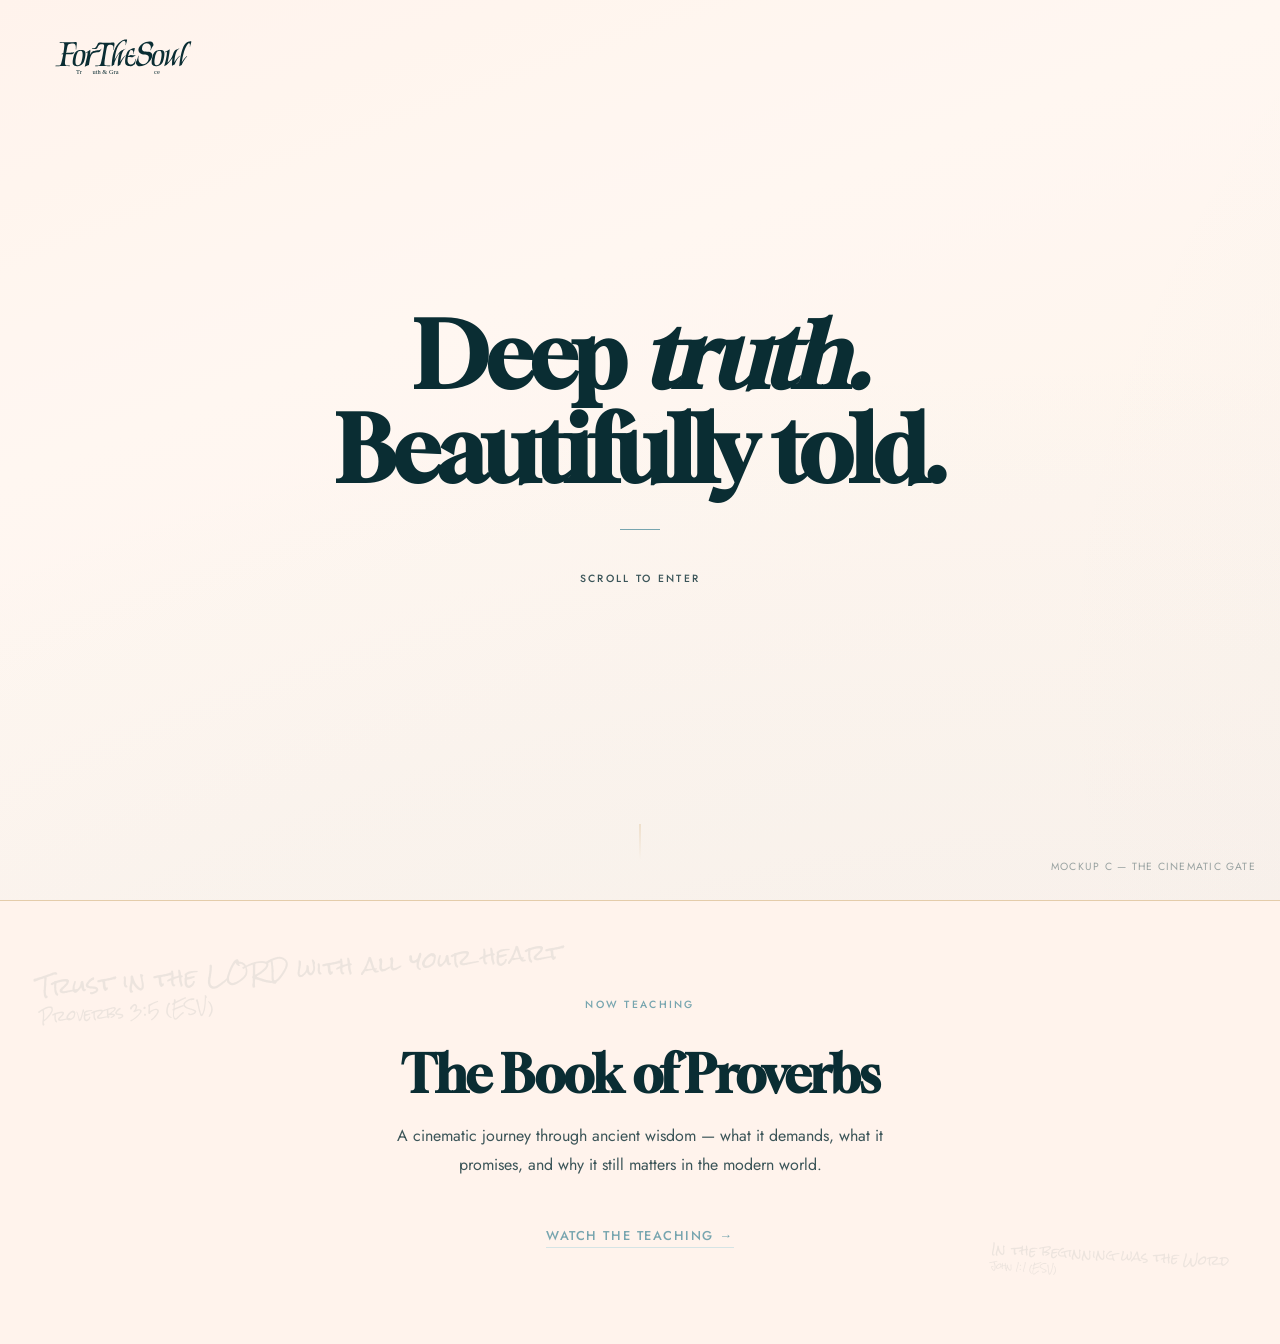
<file: design/mockup-c.html>
<!DOCTYPE html>
<html lang="en">
<head>
    <meta charset="UTF-8">
    <meta name="viewport" content="width=device-width, initial-scale=1.0">
    <title>Mockup C — The Cinematic Gate</title>
    <link rel="preconnect" href="https://fonts.googleapis.com">
    <link rel="preconnect" href="https://fonts.gstatic.com" crossorigin>
    <link href="https://fonts.googleapis.com/css2?family=Gloock:ital@0;1&family=Jost:wght@400;500&display=swap" rel="stylesheet">
    <style>
        :root {
            --color-jet-black:     #0a2d33;
            --color-sky-blue:      #86c5d6;
            --color-sky-blue-dark: #77a5af;
            --color-pale-oak:      #e4ccaa;
            --color-seashell:      #fff3ec;
            --color-amber:         #d38c24;
            --color-jet-black-80:  rgba(10, 45, 51, 0.8);
            --color-seashell-80:   rgba(255, 243, 236, 0.8);

            --color-bg:            var(--color-seashell);
            --color-text:          var(--color-jet-black);
            --color-text-muted:    var(--color-jet-black-80);
            --color-accent:        var(--color-sky-blue-dark);
            --color-highlight:     var(--color-sky-blue-dark);
            --color-border:        var(--color-pale-oak);

            --font-heading: "Gloock", serif;
            --font-body:    "Jost", sans-serif;
        }

        *, *::before, *::after { box-sizing: border-box; margin: 0; padding: 0; }

        body {
            background-color: var(--color-bg);
            color: var(--color-text);
            font-family: var(--font-body);
            font-size: 1.125rem;
            line-height: 1.6;
            overflow-x: hidden;
        }

        a { text-decoration: none; color: inherit; }

        /* === HEADER — hidden until scroll === */
        .site-header {
            position: fixed;
            top: 0; left: 0; right: 0;
            display: flex;
            align-items: center;
            justify-content: space-between;
            padding: 0 3rem;
            height: 68px;
            z-index: 100;
            background: rgba(255, 243, 236, 0.97);
            backdrop-filter: blur(8px);
            border-bottom: 1px solid var(--color-border);
            transform: translateY(-100%);
            transition: transform 0.5s cubic-bezier(0.16, 1, 0.3, 1);
        }

        .site-header.visible { transform: translateY(0); }

        .site-header .logo img {
            height: 48px;
            width: auto;
            display: block;
        }

        .site-header nav {
            display: flex;
            gap: 2.5rem;
            font-size: 0.75rem;
            font-weight: 500;
            letter-spacing: 0.1em;
            text-transform: uppercase;
            color: var(--color-text-muted);
        }

        .site-header nav a:hover { color: var(--color-text); }

        /* === HERO — cinematic full viewport === */
        .hero {
            min-height: 100vh;
            position: relative;
            display: flex;
            flex-direction: column;
            align-items: center;
            justify-content: center;
            overflow: hidden;
        }

        /* Simulated video background — slow drifting dark gradients */
        .hero-video-sim {
            position: absolute;
            inset: 0;
            background:
                radial-gradient(ellipse at 30% 60%, rgba(134, 197, 214, 0.18) 0%, transparent 55%),
                radial-gradient(ellipse at 75% 25%, rgba(119, 165, 175, 0.12) 0%, transparent 45%),
                radial-gradient(ellipse at 50% 80%, rgba(211, 140, 36, 0.08) 0%, transparent 40%),
                linear-gradient(160deg, #fff3ec 0%, #fef8f3 35%, #fdf5ee 65%, #fff3ec 100%);
            background-size: 300% 300%, 300% 300%, 300% 300%, 100% 100%;
            animation: cinematic-drift 30s ease-in-out infinite alternate;
        }

        @keyframes cinematic-drift {
            0%   { background-position: 0% 0%, 100% 100%, 50% 0%, 0 0; }
            33%  { background-position: 100% 50%, 0% 50%, 0% 100%, 0 0; }
            66%  { background-position: 50% 100%, 50% 0%, 100% 50%, 0 0; }
            100% { background-position: 100% 0%, 0% 100%, 50% 100%, 0 0; }
        }

        /* Dark overlay */
        .hero-overlay {
            position: absolute;
            inset: 0;
            background: rgba(255, 243, 236, 0.25);
        }

        /* Fixed logo top-left — always visible in hero */
        .hero-logo {
            position: absolute;
            top: 2rem;
            left: 3rem;
            z-index: 10;
            opacity: 0;
            animation: fade-in 0.8s ease forwards;
            animation-delay: 0.2s;
        }

        .hero-logo img {
            height: 48px;
            width: auto;
        }

        /* Center content */
        .hero-content {
            position: relative;
            z-index: 1;
            text-align: center;
            padding: 2rem;
        }

        .hero-headline {
            font-family: var(--font-heading);
            font-size: clamp(2.75rem, 7vw, 7.5rem);
            line-height: 1.05;
            letter-spacing: -0.025em;
            opacity: 0;
            animation: fade-up 1s ease forwards;
            animation-delay: 0.7s;
        }

        .hero-headline em {
            font-style: italic;
        }

        .amber-rule {
            width: 40px;
            height: 1px;
            background: var(--color-highlight);
            margin: 2rem auto;
            opacity: 0;
            animation: fade-in 0.8s ease forwards;
            animation-delay: 1.2s;
        }

        .scroll-label {
            font-size: 0.65rem;
            font-weight: 500;
            letter-spacing: 0.22em;
            text-transform: uppercase;
            color: var(--color-text-muted);
            opacity: 0;
            animation: fade-in 0.8s ease forwards;
            animation-delay: 1.5s;
        }

        /* Animated scroll arrow */
        .scroll-arrow {
            position: absolute;
            bottom: 2.5rem;
            left: 50%;
            transform: translateX(-50%);
            display: flex;
            flex-direction: column;
            align-items: center;
            gap: 6px;
            opacity: 0;
            animation: fade-in 1s ease forwards;
            animation-delay: 2s;
        }

        .arrow-line {
            width: 1px;
            height: 36px;
            background: linear-gradient(to bottom, var(--color-border), transparent);
            animation: arrow-pulse 2s ease-in-out infinite;
            animation-delay: 2.5s;
        }

        @keyframes arrow-pulse {
            0%, 100% { opacity: 0.3; transform: scaleY(1); }
            50%       { opacity: 0.8; transform: scaleY(1.15); }
        }

        /* Keyframes */
        @keyframes fade-in {
            from { opacity: 0; }
            to   { opacity: 1; }
        }

        @keyframes fade-up {
            from { opacity: 0; transform: translateY(24px); }
            to   { opacity: 1; transform: translateY(0); }
        }

        /* === BELOW FOLD — content section === */
        .section-enter {
            padding: 6rem 3rem;
            border-top: 1px solid var(--color-border);
            position: relative;
            overflow: hidden;
        }

        .section-enter-inner {
            max-width: 680px;
            margin: 0 auto;
            text-align: center;
        }

        .section-label {
            font-size: 0.65rem;
            font-weight: 500;
            letter-spacing: 0.22em;
            text-transform: uppercase;
            color: var(--color-highlight);
            margin-bottom: 2rem;
            display: block;
        }

        .section-enter h2 {
            font-family: var(--font-heading);
            font-size: clamp(2rem, 4vw, 3.75rem);
            line-height: 1.1;
            letter-spacing: -0.02em;
            margin-bottom: 1.25rem;
        }

        .section-enter p {
            color: var(--color-text-muted);
            font-size: 1rem;
            line-height: 1.8;
            max-width: 520px;
            margin: 0 auto 2.5rem;
        }

        .enter-cta {
            font-size: 0.8rem;
            font-weight: 500;
            letter-spacing: 0.12em;
            text-transform: uppercase;
            color: var(--color-accent);
            border-bottom: 1px solid rgba(134, 197, 214, 0.35);
            padding-bottom: 2px;
        }

        /* === ROCK SALT FONT === */
        @font-face {
            font-family: 'Rock Salt';
            src: url('../src/assets/fonts/Rock_Salt (1)/RockSalt-Regular.ttf') format('truetype');
            font-weight: 400;
            font-display: swap;
        }

        /* === SCRIPTURE WATERMARKS === */
        .scripture-layer {
            position: absolute;
            inset: 0;
            pointer-events: none;
            user-select: none;
            z-index: 0;
        }

        .vref {
            position: absolute;
            font-family: 'Rock Salt', cursive;
            color: var(--color-jet-black);
            opacity: 0.07;
            line-height: 1.5;
            transform: rotate(var(--r, -3deg));
        }
        .vref small { display: block; font-size: 0.65em; margin-top: 0.2em; }
        .vref.sm { font-size: clamp(0.65rem, 1vw, 0.85rem); }
        .vref.md { font-size: clamp(0.8rem, 1.4vw, 1.1rem); }
        .vref.lg { font-size: clamp(0.95rem, 1.7vw, 1.4rem); }

        /* === LABEL === */
        .mockup-label {
            position: fixed;
            bottom: 1.5rem;
            right: 1.5rem;
            font-size: 0.65rem;
            letter-spacing: 0.12em;
            text-transform: uppercase;
            color: var(--color-text-muted);
            opacity: 0.5;
            z-index: 200;
        }
    </style>
</head>
<body>

    <!-- Nav — hidden until scroll -->
    <header class="site-header" id="site-header">
        <a href="/" class="logo">
            <picture>
                <source srcset="../src/assets/Logo%20-%20Jet%20Black%20Text%20Transparent.svg" media="(prefers-color-scheme: light)">
                <img src="../src/assets/Logo%20-%20Jet%20Black%20Text%20Transparent.svg" alt="For The Soul">
            </picture>
        </a>
        <nav>
            <a href="#">Teachings</a>
            <a href="#">The Stage</a>
            <a href="#">Foundations</a>
        </nav>
    </header>

    <main>
        <section class="hero">
            <div class="hero-video-sim" aria-hidden="true"></div>
            <div class="hero-overlay" aria-hidden="true"></div>

            <!-- Logo visible in hero -->
            <div class="hero-logo">
                <picture>
                    <img src="../src/assets/Logo%20-%20Jet%20Black%20Text%20Transparent.svg" alt="For The Soul">
                </picture>
            </div>

            <div class="hero-content">
                <h1 class="hero-headline">
                    Deep <em>truth.</em><br>Beautifully told.
                </h1>
                <div class="amber-rule"></div>
                <span class="scroll-label">Scroll to Enter</span>
            </div>

            <div class="scroll-arrow" aria-hidden="true">
                <div class="arrow-line"></div>
            </div>
        </section>

        <section class="section-enter">
            <!-- SCRIPTURE WATERMARKS — edit entries in design/scripture-watermarks.md -->
            <div class="scripture-layer" aria-hidden="true">
                <span class="vref lg" style="top:12%; left:3%; --r:-4deg;">
                    Trust in the LORD with all your heart<br>
                    <small>Proverbs 3:5 (ESV)</small>
                </span>
                <span class="vref sm" style="bottom:15%; right:4%; --r:3deg;">
                    In the beginning was the Word<br>
                    <small>John 1:1 (ESV)</small>
                </span>
            </div>
            <div class="section-enter-inner" style="position:relative; z-index:1;">
                <span class="section-label">Now Teaching</span>
                <h2>The Book of Proverbs</h2>
                <p>A cinematic journey through ancient wisdom — what it demands, what it promises, and why it still matters in the modern world.</p>
                <a href="#" class="enter-cta">Watch the Teaching &rarr;</a>
            </div>
        </section>
    </main>

    <div class="mockup-label">Mockup C — The Cinematic Gate</div>

    <script>
        const header = document.getElementById('site-header');
        window.addEventListener('scroll', () => {
            header.classList.toggle('visible', window.scrollY > 80);
        }, { passive: true });
    </script>

</body>
</html>
</file>
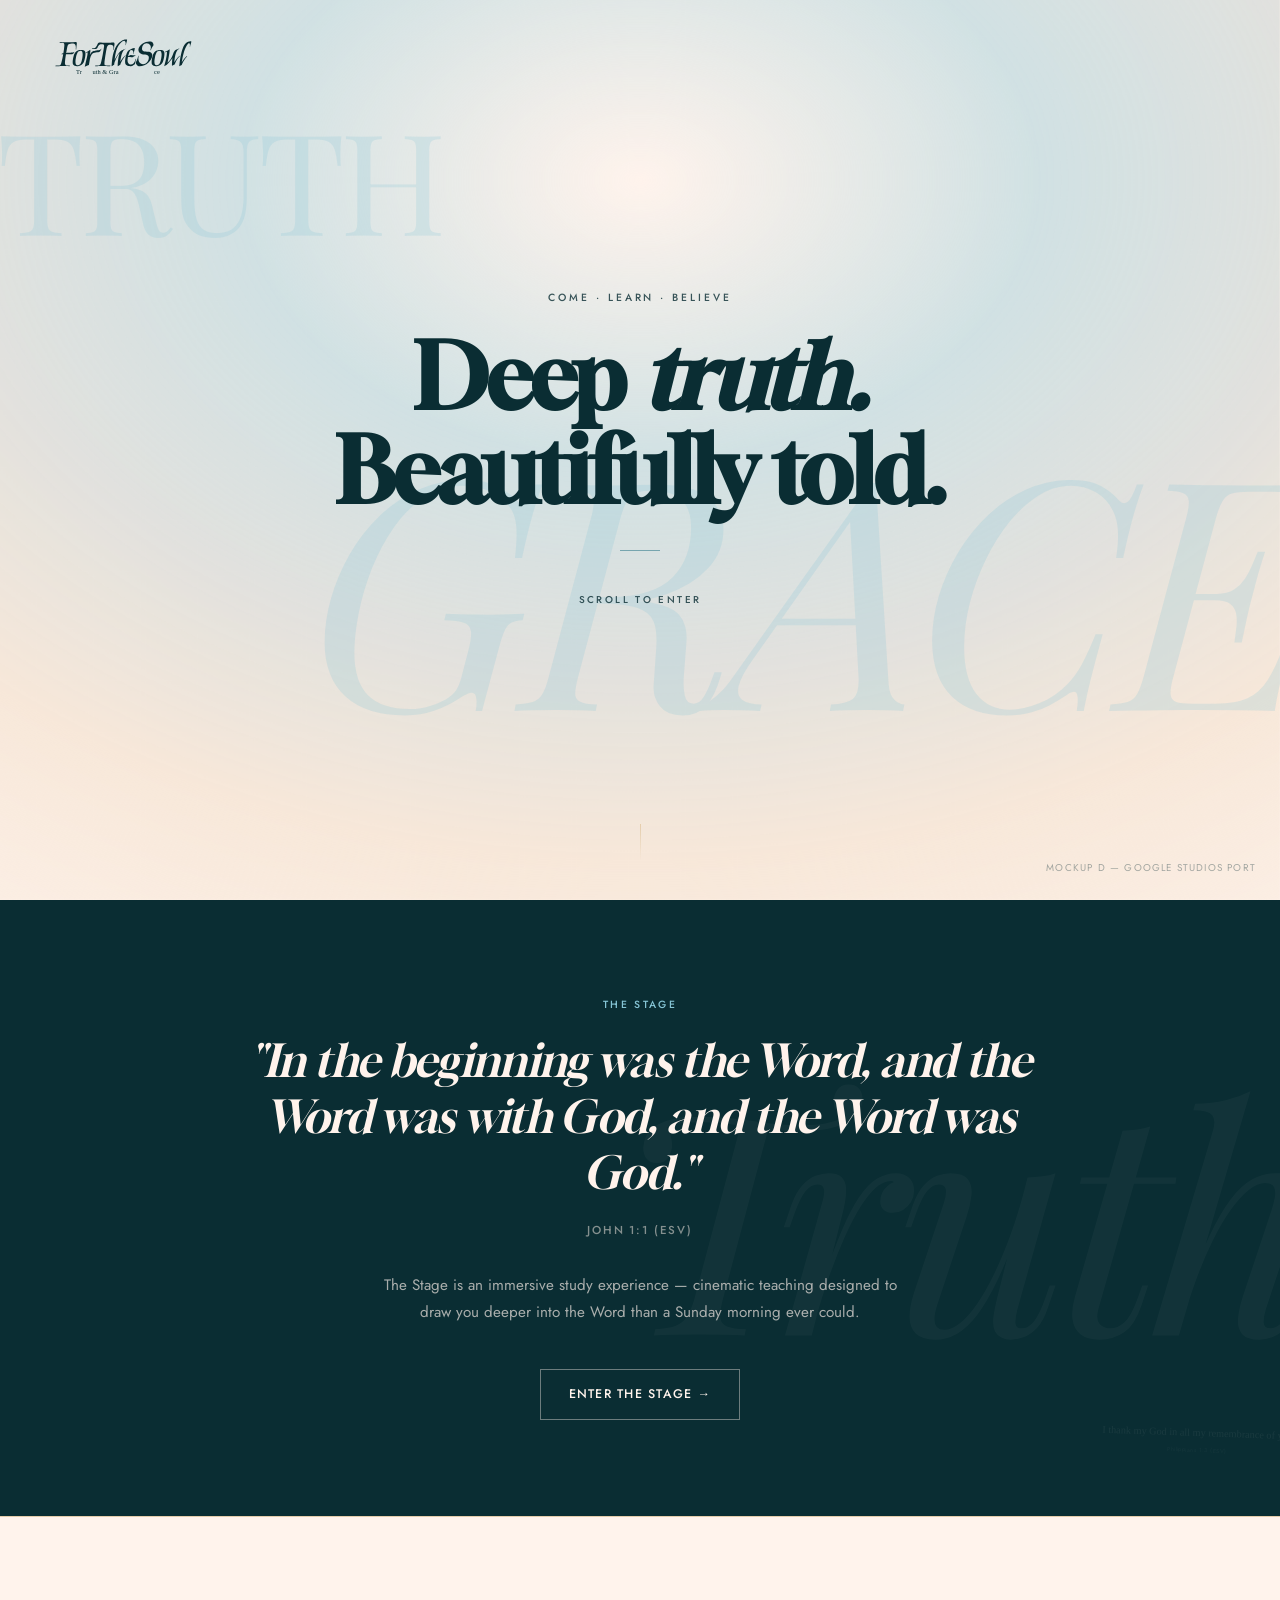
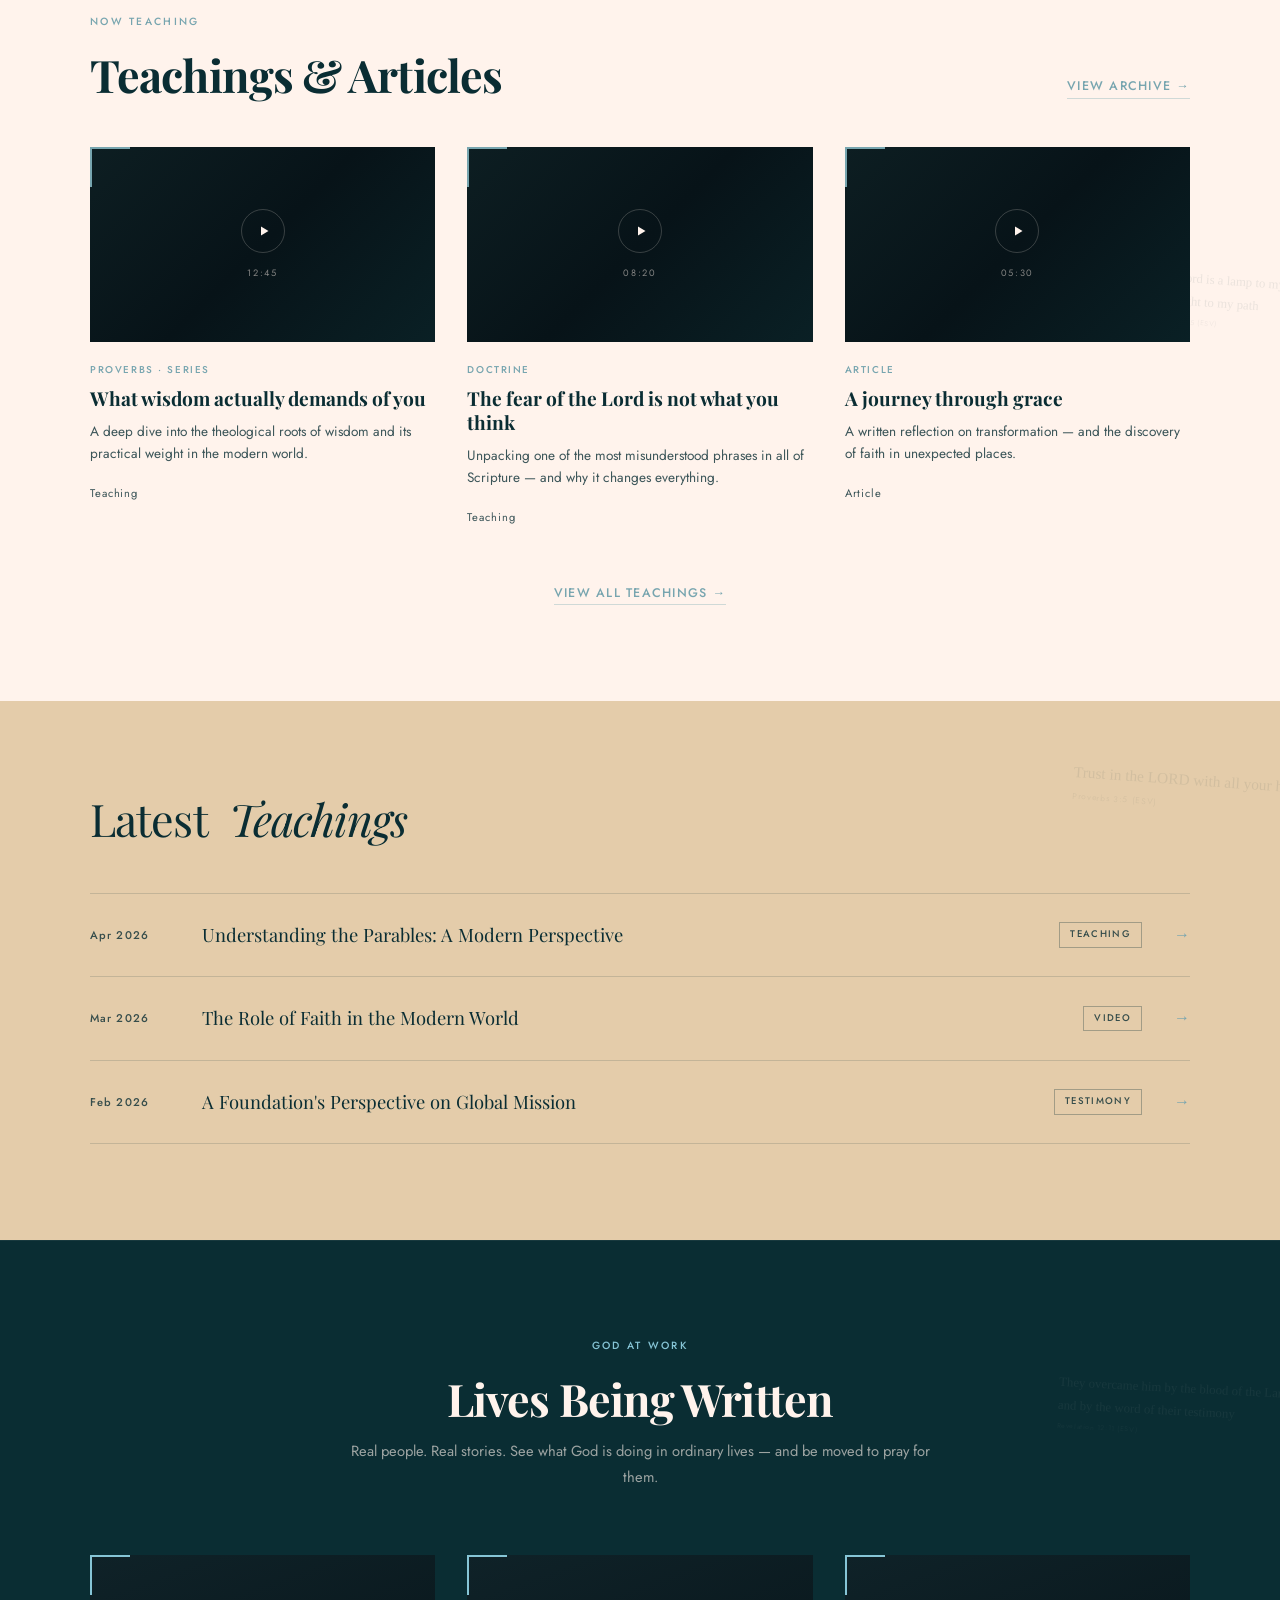
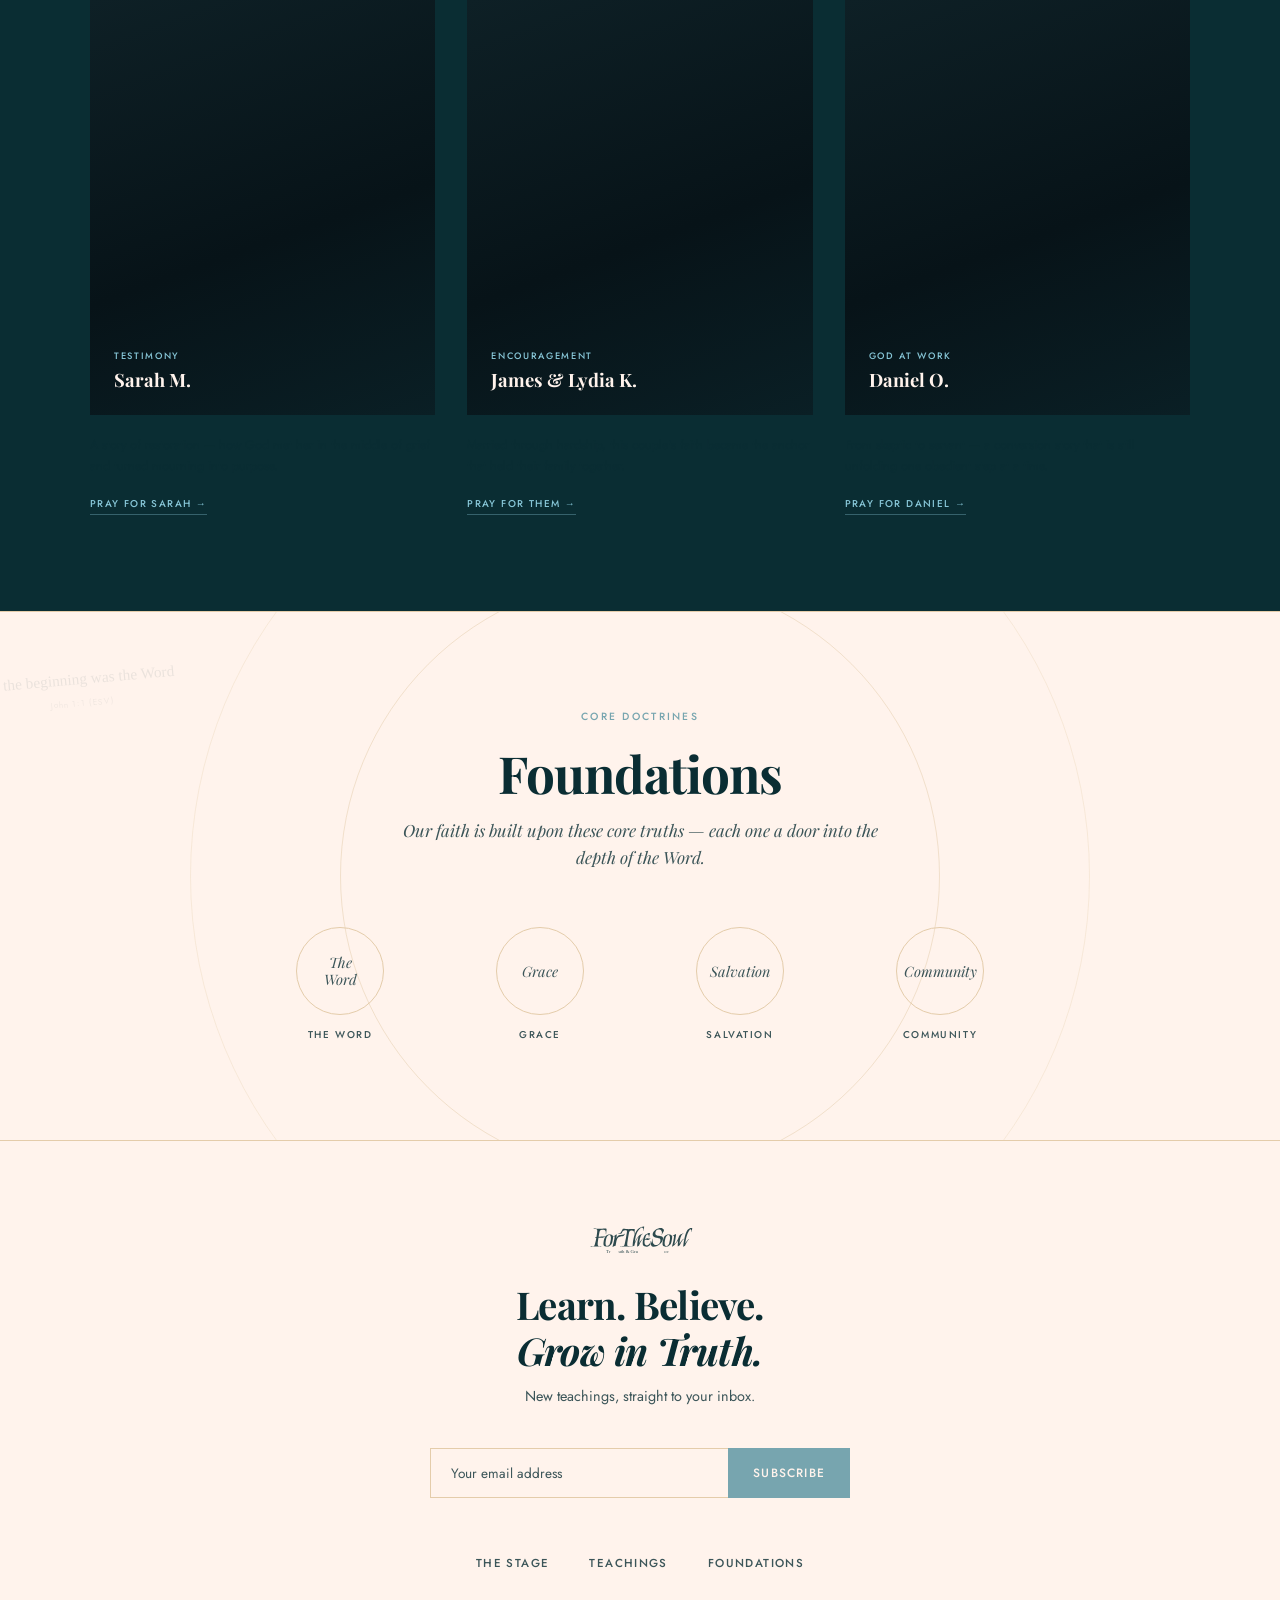
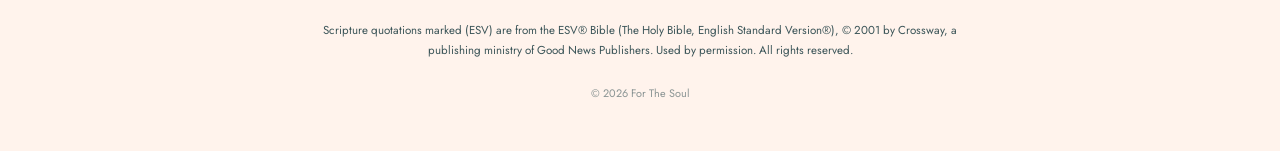
<file: design/mockup-d-v1.html>
<!DOCTYPE html>
<html lang="en">
<head>
    <meta charset="UTF-8">
    <meta name="viewport" content="width=device-width, initial-scale=1.0">
    <title>Mockup D — For The Soul</title>
    <link rel="preconnect" href="https://fonts.googleapis.com">
    <link rel="preconnect" href="https://fonts.gstatic.com" crossorigin>
    <link href="https://fonts.googleapis.com/css2?family=Gloock:ital@0;1&family=Homemade+Apple&family=Jost:wght@300;400;500&family=Playfair+Display:ital,wght@0,400;0,700;1,400&display=swap" rel="stylesheet">
    <style>
        /* ====================================================
           DESIGN TOKENS
        ==================================================== */
        :root {
            --color-jet-black:     #0a2d33;
            --color-sky-blue:      #86c5d6;
            --color-sky-blue-dark: #77a5af;
            --color-pale-oak:      #e4ccaa;
            --color-seashell:      #fff3ec;
            --color-amber:         #d38c24;
            --color-jet-black-80:  rgba(10, 45, 51, 0.8);
            --color-seashell-80:   rgba(255, 243, 236, 0.8);

            --color-bg:            var(--color-seashell);
            --color-text:          var(--color-jet-black);
            --color-text-muted:    var(--color-jet-black-80);
            --color-accent:        var(--color-sky-blue-dark);
            --color-border:        var(--color-pale-oak);

            --font-heading: "Playfair Display", serif;
            --font-gloock:  "Gloock", serif;
            --font-body:    "Jost", sans-serif;

            --section-pad: 6rem 3rem;
            --max-w:       1100px;
        }

        /* ====================================================
           RESET
        ==================================================== */
        *, *::before, *::after { box-sizing: border-box; margin: 0; padding: 0; }

        html { scroll-behavior: smooth; }

        body {
            background-color: var(--color-bg);
            color: var(--color-text);
            font-family: var(--font-body);
            font-size: 1.0625rem;
            line-height: 1.65;
            overflow-x: hidden;
        }

        a { text-decoration: none; color: inherit; }

        /* ====================================================
           SCRIPTURE WATERMARK LAYER
        ==================================================== */
        .scripture-layer {
            position: absolute;
            inset: 0;
            pointer-events: none;
            user-select: none;
            z-index: 0;
            overflow: hidden;
        }

        .vref {
            position: absolute;
            font-family: 'Homemade Apple', cursive;
            color: var(--color-jet-black);
            opacity: 0.08;
            line-height: 1.8;
            transform: rotate(var(--r, -3deg));
            white-space: nowrap;
        }
        .vref small {
            display: block;
            font-family: var(--font-body);
            font-size: 0.55em;
            letter-spacing: 0.08em;
            margin-top: 0.4em;
            opacity: 0.7;
        }
        .vref.sm { font-size: clamp(0.55rem, 0.8vw, 0.7rem); }
        .vref.md { font-size: clamp(0.65rem, 1vw, 0.85rem); }
        .vref.lg { font-size: clamp(0.75rem, 1.2vw, 1rem); }

        /* Dark section watermarks flip to seashell */
        .section-invitation .vref { color: var(--color-seashell); opacity: 0.06; }

        /* ====================================================
           SHARED UTILITIES
        ==================================================== */
        .section-label {
            display: block;
            font-size: 0.65rem;
            font-weight: 500;
            letter-spacing: 0.22em;
            text-transform: uppercase;
            color: var(--color-accent);
            margin-bottom: 1.25rem;
        }

        .section-inner {
            max-width: var(--max-w);
            margin: 0 auto;
            position: relative;
            z-index: 1;
        }

        /* Buttons */
        .btn {
            display: inline-flex;
            align-items: center;
            gap: 0.5rem;
            font-family: var(--font-body);
            font-size: 0.78rem;
            font-weight: 500;
            letter-spacing: 0.1em;
            text-transform: uppercase;
            padding: 0.875rem 1.75rem;
            transition: background 0.2s, color 0.2s, border-color 0.2s;
            cursor: pointer;
            border: none;
        }

        .btn-solid {
            background: var(--color-accent);
            color: var(--color-seashell);
        }
        .btn-solid:hover { background: var(--color-sky-blue); }

        .btn-outline-dark {
            background: transparent;
            color: var(--color-seashell);
            border: 1px solid rgba(255, 243, 236, 0.4);
        }
        .btn-outline-dark:hover {
            background: rgba(255, 243, 236, 0.1);
            border-color: var(--color-seashell);
        }

        .link-cta {
            font-size: 0.78rem;
            font-weight: 500;
            letter-spacing: 0.1em;
            text-transform: uppercase;
            color: var(--color-accent);
            border-bottom: 1px solid rgba(119, 165, 175, 0.35);
            padding-bottom: 2px;
            transition: border-color 0.2s;
        }
        .link-cta:hover { border-color: var(--color-accent); }

        /* Scroll-reveal */
        .animate-on-scroll {
            opacity: 0;
            transform: translateY(20px);
            transition: opacity 0.65s ease, transform 0.65s ease;
        }
        .animate-on-scroll.in-view {
            opacity: 1;
            transform: none;
        }

        /* ====================================================
           HEADER — hidden until scroll
        ==================================================== */
        .site-header {
            position: fixed;
            top: 0; left: 0; right: 0;
            display: flex;
            align-items: center;
            justify-content: space-between;
            padding: 0 3rem;
            height: 68px;
            z-index: 100;
            background: rgba(255, 243, 236, 0.97);
            backdrop-filter: blur(8px);
            border-bottom: 1px solid var(--color-border);
            transform: translateY(-100%);
            transition: transform 0.5s cubic-bezier(0.16, 1, 0.3, 1);
        }
        .site-header.visible { transform: translateY(0); }

        .site-header .logo img {
            height: 44px;
            width: auto;
            display: block;
        }

        .site-header nav {
            display: flex;
            align-items: center;
            gap: 2.5rem;
            font-size: 0.72rem;
            font-weight: 500;
            letter-spacing: 0.12em;
            text-transform: uppercase;
            color: var(--color-text-muted);
        }
        .site-header nav a:hover { color: var(--color-text); }

        .site-header nav .nav-stage {
            color: var(--color-jet-black);
            border: 1px solid var(--color-sky-blue-dark);
            padding: 0.22rem 0.85rem;
            letter-spacing: 0.12em;
            line-height: 1;
            transition: background 0.2s, color 0.2s;
        }
        .site-header nav .nav-stage:hover {
            background: var(--color-sky-blue-dark);
            color: var(--color-seashell);
        }

        /* ====================================================
           HERO — TRUTH / GRACE stagger
        ==================================================== */

        /* Dynamic radial gradient — entrance + breathing (hero only) */
        .hero-gradient {
            position: absolute;
            inset: 0;
            pointer-events: none;
            z-index: 0;
            will-change: transform, opacity;
            animation: hero-gradient-enter 2s cubic-bezier(0.25, 0.1, 0.25, 1) forwards;
        }

        @keyframes hero-gradient-enter {
            from { opacity: 0; transform: scale(1.5); }
            to   { opacity: 1; transform: scale(1); }
        }

        .hero {
            min-height: 100vh;
            position: relative;
            display: flex;
            flex-direction: column;
            align-items: center;
            justify-content: center;
            overflow: hidden;
        }

        /* TRUTH — upper left */
        .hero-bg-truth {
            position: absolute;
            font-family: var(--font-heading);
            font-size: clamp(8rem, 11vw, 14rem);
            line-height: 1;
            letter-spacing: -0.03em;
            color: var(--color-sky-blue);
            opacity: 0.22;
            user-select: none;
            pointer-events: none;
            top: 12%;
            left: -0.02em;
            z-index: 0;
        }

        /* GRACE — lower right, larger, italic, overlapping */
        .hero-bg-grace {
            position: absolute;
            font-family: var(--font-heading);
            font-style: italic;
            font-size: clamp(14rem, 25vw, 30rem);
            line-height: 1;
            letter-spacing: -0.03em;
            color: var(--color-sky-blue);
            opacity: 0.22;
            user-select: none;
            pointer-events: none;
            bottom: 18%;
            right: -0.08em;
            z-index: 0;
        }

        .hero-logo {
            position: absolute;
            top: 2rem;
            left: 3rem;
            z-index: 10;
            opacity: 0;
            animation: fade-in 0.8s ease forwards 0.2s;
        }
        .hero-logo img { height: 48px; width: auto; }

        .hero-content {
            position: relative;
            z-index: 1;
            text-align: center;
            padding: 2rem;
        }

        .hero-eyebrow {
            font-size: 0.65rem;
            font-weight: 500;
            letter-spacing: 0.28em;
            text-transform: uppercase;
            color: var(--color-text-muted);
            opacity: 0;
            animation: fade-in 0.8s ease forwards 0.5s;
            margin-bottom: 1.5rem;
        }

        .hero-headline {
            font-family: var(--font-gloock);
            font-size: clamp(3rem, 7vw, 7.5rem);
            line-height: 1.05;
            letter-spacing: -0.025em;
            opacity: 0;
            animation: fade-up 1s ease forwards 0.7s;
        }
        .hero-headline em { font-style: italic; }

        .hero-rule {
            width: 40px;
            height: 1px;
            background: var(--color-accent);
            margin: 2rem auto;
            opacity: 0;
            animation: fade-in 0.8s ease forwards 1.2s;
        }

        .hero-scroll-label {
            font-size: 0.62rem;
            font-weight: 500;
            letter-spacing: 0.24em;
            text-transform: uppercase;
            color: var(--color-text-muted);
            opacity: 0;
            animation: fade-in 0.8s ease forwards 1.5s;
        }

        .scroll-arrow {
            position: absolute;
            bottom: 2.5rem;
            left: 50%;
            transform: translateX(-50%);
            display: flex;
            flex-direction: column;
            align-items: center;
            gap: 6px;
            opacity: 0;
            animation: fade-in 1s ease forwards 2s;
        }
        .arrow-line {
            width: 1px;
            height: 36px;
            background: linear-gradient(to bottom, var(--color-border), transparent);
            animation: arrow-pulse 2s ease-in-out infinite 2.5s;
        }

        /* ====================================================
           PILLARS OF BELIEF
        ==================================================== */
        .section-pillars {
            padding: var(--section-pad);
            position: relative;
            overflow: hidden;
            border-top: 1px solid var(--color-border);
        }

        .pillars-header {
            max-width: 560px;
            margin: 0 auto 4rem;
            text-align: center;
        }

        .pillars-header h2 {
            font-family: var(--font-heading);
            font-size: clamp(2.25rem, 4vw, 3.5rem);
            line-height: 1.1;
            letter-spacing: -0.02em;
            margin-bottom: 1rem;
        }

        .pillars-header p {
            color: var(--color-text-muted);
            font-size: 0.95rem;
            line-height: 1.75;
        }

        .pillars-grid {
            display: grid;
            grid-template-columns: repeat(4, 1fr);
            gap: 1.5px;
            background: var(--color-border);
        }

        @media (max-width: 860px) {
            .pillars-grid { grid-template-columns: repeat(2, 1fr); }
        }
        @media (max-width: 520px) {
            .pillars-grid { grid-template-columns: 1fr; }
        }

        .pillar-card {
            background: var(--color-seashell);
            padding: 2.25rem 2rem 2rem;
            position: relative;
            transition: transform 0.25s ease;
            cursor: default;
        }
        .pillar-card:hover { transform: translateY(-8px); }

        .pillar-card::before {
            content: '';
            display: block;
            height: 3px;
            width: 100%;
            margin-bottom: 2rem;
        }

        .pillar-card[data-accent="sky"]::before    { background: var(--color-sky-blue); }
        .pillar-card[data-accent="teal"]::before   { background: var(--color-sky-blue-dark); }
        .pillar-card[data-accent="amber"]::before  { background: var(--color-amber); }
        .pillar-card[data-accent="oak"]::before    { background: var(--color-pale-oak); }

        .pillar-index {
            font-size: 0.65rem;
            font-weight: 500;
            letter-spacing: 0.18em;
            color: var(--color-text-muted);
            margin-bottom: 0.75rem;
        }

        .pillar-title {
            font-family: var(--font-heading);
            font-size: 1.4rem;
            line-height: 1.15;
            margin-bottom: 0.875rem;
        }

        .pillar-desc {
            font-size: 0.88rem;
            color: var(--color-text-muted);
            line-height: 1.7;
            margin-bottom: 1.5rem;
        }

        /* ====================================================
           THE INVITATION — dark Stage banner
        ==================================================== */
        .section-invitation {
            padding: var(--section-pad);
            background: var(--color-jet-black);
            color: var(--color-seashell);
            position: relative;
            overflow: hidden;
            text-align: center;
        }

        /* *** LOCKED — approved by Henok 2026-04-03. Do not modify. ***
           Large italic "Truth" at 3% opacity on jet-black creates the
           gradient depth effect. Playfair Display italic + seashell color
           + massive clamp size + right bleed = the look. Do not touch. */
        .invitation-bg-word {
            position: absolute;
            font-family: var(--font-heading);
            font-style: italic;
            font-size: clamp(18vw, 24vw, 32vw);
            line-height: 1;
            color: var(--color-seashell);
            opacity: 0.03;
            user-select: none;
            pointer-events: none;
            right: -0.1em;
            top: 50%;
            transform: translateY(-50%);
            letter-spacing: -0.03em;
            z-index: 0;
        }

        .section-invitation .section-label { color: var(--color-sky-blue); }

        .invitation-quote {
            font-family: var(--font-gloock);
            font-style: italic;
            font-size: clamp(1.75rem, 3.5vw, 3.25rem);
            line-height: 1.25;
            letter-spacing: -0.015em;
            max-width: 820px;
            margin: 0 auto 1.25rem;
            color: var(--color-seashell);
        }

        .invitation-attribution {
            font-size: 0.72rem;
            font-weight: 500;
            letter-spacing: 0.16em;
            text-transform: uppercase;
            color: rgba(255, 243, 236, 0.5);
            margin-bottom: 2rem;
        }

        .invitation-body {
            font-size: 0.95rem;
            color: rgba(255, 243, 236, 0.65);
            max-width: 520px;
            margin: 0 auto 2.75rem;
            line-height: 1.75;
        }

        /* ====================================================
           TEACHINGS & TESTIMONIES
        ==================================================== */
        .section-teachings {
            padding: var(--section-pad);
            position: relative;
            overflow: hidden;
            border-top: 1px solid var(--color-border);
        }

        .teachings-header {
            display: flex;
            align-items: flex-end;
            justify-content: space-between;
            gap: 1rem;
            margin-bottom: 3rem;
        }

        .teachings-header h2 {
            font-family: var(--font-heading);
            font-size: clamp(2rem, 3.5vw, 3rem);
            line-height: 1.1;
            letter-spacing: -0.02em;
        }

        .teachings-grid {
            display: grid;
            grid-template-columns: repeat(3, 1fr);
            gap: 2rem;
        }

        @media (max-width: 860px) {
            .teachings-grid { grid-template-columns: repeat(2, 1fr); }
        }
        @media (max-width: 560px) {
            .teachings-grid { grid-template-columns: 1fr; }
        }

        .teaching-card {
            cursor: pointer;
            transition: transform 0.2s ease;
        }
        .teaching-card:hover { transform: translateY(-4px); }

        .teaching-thumb {
            width: 100%;
            aspect-ratio: 16 / 9;
            background: linear-gradient(135deg, #0d1e22 0%, #071318 50%, #0a2025 100%);
            position: relative;
            overflow: hidden;
            margin-bottom: 1.25rem;
        }

        /* Teal corner accent (same pattern as mockup-b) */
        .teaching-thumb::before {
            content: '';
            position: absolute;
            top: 0; left: 0;
            width: 2px; height: 40px;
            background: var(--color-accent);
        }
        .teaching-thumb::after {
            content: '';
            position: absolute;
            top: 0; left: 0;
            width: 40px; height: 2px;
            background: var(--color-accent);
        }

        .play-hint {
            position: absolute;
            inset: 0;
            display: flex;
            flex-direction: column;
            align-items: center;
            justify-content: center;
            gap: 0.75rem;
        }

        .play-circle {
            width: 44px;
            height: 44px;
            border: 1px solid rgba(255, 243, 236, 0.2);
            border-radius: 50%;
            display: flex;
            align-items: center;
            justify-content: center;
        }
        .play-circle svg {
            width: 12px;
            height: 12px;
            fill: var(--color-seashell);
            margin-left: 2px;
        }

        .play-label {
            font-size: 0.58rem;
            letter-spacing: 0.18em;
            text-transform: uppercase;
            color: rgba(255, 243, 236, 0.5);
        }

        .teaching-tag {
            font-size: 0.62rem;
            font-weight: 500;
            letter-spacing: 0.16em;
            text-transform: uppercase;
            color: var(--color-accent);
            margin-bottom: 0.5rem;
        }

        .teaching-title {
            font-family: var(--font-heading);
            font-size: 1.2rem;
            line-height: 1.25;
            margin-bottom: 0.625rem;
        }

        .teaching-desc {
            font-size: 0.85rem;
            color: var(--color-text-muted);
            line-height: 1.65;
            margin-bottom: 0.75rem;
        }

        .teaching-meta {
            font-size: 0.7rem;
            color: var(--color-text-muted);
            letter-spacing: 0.08em;
        }

        .teachings-footer {
            margin-top: 3rem;
            text-align: center;
        }

        /* ====================================================
           TOPICS — 8 circular doctrine items
        ==================================================== */
        .section-topics {
            padding: var(--section-pad);
            position: relative;
            overflow: hidden;
            border-top: 1px solid var(--color-border);
            text-align: center;
        }

        /* Decorative background rings */
        .section-topics::before,
        .section-topics::after {
            content: '';
            position: absolute;
            border-radius: 50%;
            border: 1px solid var(--color-pale-oak);
            pointer-events: none;
            z-index: 0;
        }
        .section-topics::before {
            width: 600px; height: 600px;
            top: 50%; left: 50%;
            transform: translate(-50%, -50%);
            opacity: 0.5;
        }
        .section-topics::after {
            width: 900px; height: 900px;
            top: 50%; left: 50%;
            transform: translate(-50%, -50%);
            opacity: 0.3;
        }

        .topics-header {
            margin-bottom: 3.5rem;
        }

        .topics-header h2 {
            font-family: var(--font-heading);
            font-size: clamp(2.25rem, 4vw, 3.5rem);
            line-height: 1.1;
            letter-spacing: -0.02em;
            margin-bottom: 1rem;
        }

        .topics-quote {
            font-family: var(--font-heading);
            font-style: italic;
            font-size: 1.05rem;
            color: var(--color-text-muted);
            max-width: 480px;
            margin: 0 auto;
            line-height: 1.6;
        }

        .topics-grid {
            display: flex;
            flex-wrap: wrap;
            justify-content: center;
            gap: 3rem 7rem;
        }

        .topic-item {
            display: flex;
            flex-direction: column;
            align-items: center;
            gap: 0.75rem;
            cursor: pointer;
        }

        .topic-circle {
            width: 88px;
            height: 88px;
            border-radius: 50%;
            border: 1px solid var(--color-border);
            background: transparent;
            display: flex;
            align-items: center;
            justify-content: center;
            transition: border-color 0.2s ease, background 0.2s ease, transform 0.2s ease;
        }

        .topic-item:hover .topic-circle {
            border-color: var(--color-sky-blue);
            background: rgba(134, 197, 214, 0.08);
            transform: translateY(-4px);
        }

        .topic-circle span {
            font-family: var(--font-heading);
            font-style: italic;
            font-size: 0.9rem;
            color: var(--color-text-muted);
            transition: color 0.2s ease;
            text-align: center;
            line-height: 1.2;
            padding: 0 0.5rem;
        }

        .topic-item:hover .topic-circle span { color: var(--color-text); }

        .topic-label {
            font-size: 0.62rem;
            font-weight: 500;
            letter-spacing: 0.16em;
            text-transform: uppercase;
            color: var(--color-text-muted);
            transition: color 0.2s ease;
        }

        .topic-item:hover .topic-label { color: var(--color-text); }

        /* ====================================================
           TESTIMONIES & ENCOURAGEMENT
        ==================================================== */
        .section-testimonies {
            padding: var(--section-pad);
            background: var(--color-jet-black);
            color: var(--color-seashell);
            position: relative;
            overflow: hidden;
            border-top: 1px solid rgba(255, 243, 236, 0.06);
        }

        .section-testimonies .section-label { color: var(--color-sky-blue); }

        .testimonies-header {
            max-width: 580px;
            margin: 0 auto 4rem;
            text-align: center;
        }

        .testimonies-header h2 {
            font-family: var(--font-heading);
            font-size: clamp(2rem, 3.5vw, 3rem);
            line-height: 1.1;
            letter-spacing: -0.02em;
            color: var(--color-seashell);
            margin-bottom: 1rem;
        }

        .testimonies-header p {
            font-size: 0.92rem;
            color: rgba(255, 243, 236, 0.6);
            line-height: 1.75;
        }

        .testimonies-grid {
            display: grid;
            grid-template-columns: repeat(3, 1fr);
            gap: 2rem;
        }

        @media (max-width: 760px) {
            .testimonies-grid { grid-template-columns: 1fr; max-width: 360px; margin: 0 auto; }
        }

        .testimony-card {
            cursor: pointer;
            transition: transform 0.25s ease;
        }
        .testimony-card:hover { transform: translateY(-6px); }

        .testimony-thumb {
            width: 100%;
            aspect-ratio: 3 / 4;
            background: linear-gradient(160deg, #0f2228 0%, #071318 60%, #0a1f25 100%);
            position: relative;
            overflow: hidden;
            margin-bottom: 1.25rem;
        }

        /* Teal corner accent — matches teaching thumbs */
        .testimony-thumb::before {
            content: '';
            position: absolute;
            top: 0; left: 0;
            width: 2px; height: 40px;
            background: var(--color-sky-blue);
        }
        .testimony-thumb::after {
            content: '';
            position: absolute;
            top: 0; left: 0;
            width: 40px; height: 2px;
            background: var(--color-sky-blue);
        }

        .testimony-inner {
            position: absolute;
            bottom: 1.5rem;
            left: 1.5rem;
            right: 1.5rem;
        }

        .testimony-tag {
            font-size: 0.58rem;
            font-weight: 500;
            letter-spacing: 0.18em;
            text-transform: uppercase;
            color: var(--color-sky-blue);
            margin-bottom: 0.4rem;
        }

        .testimony-name {
            font-family: var(--font-heading);
            font-size: 1.15rem;
            line-height: 1.2;
            color: var(--color-seashell);
        }

        .testimony-meta {
            font-size: 0.78rem;
            color: var(--color-text-muted);
            line-height: 1.65;
            margin-bottom: 0.625rem;
        }

        .testimony-pray {
            font-size: 0.62rem;
            font-weight: 500;
            letter-spacing: 0.14em;
            text-transform: uppercase;
            color: var(--color-sky-blue);
            border-bottom: 1px solid rgba(134, 197, 214, 0.35);
            padding-bottom: 2px;
            display: inline-block;
            transition: border-color 0.2s;
        }
        .testimony-card:hover .testimony-pray { border-color: var(--color-sky-blue); }

        /* Watermarks in dark section */
        .section-testimonies .vref { color: var(--color-seashell); opacity: 0.05; }

        /* ====================================================
           LATEST TEACHINGS — pale-oak rows
        ==================================================== */
        .section-latest {
            padding: var(--section-pad);
            background: var(--color-pale-oak);
            position: relative;
            overflow: hidden;
        }

        .latest-heading {
            display: flex;
            align-items: baseline;
            gap: 0.5rem;
            margin-bottom: 3rem;
        }

        .latest-heading span {
            font-family: var(--font-heading);
            font-size: clamp(2rem, 3.5vw, 3rem);
            line-height: 1;
            letter-spacing: -0.02em;
        }

        .latest-heading em {
            font-family: var(--font-heading);
            font-style: italic;
            font-size: clamp(2rem, 3.5vw, 3rem);
            line-height: 1;
            letter-spacing: -0.02em;
        }

        .latest-list {
            border-top: 1px solid rgba(10, 45, 51, 0.15);
        }

        .latest-row {
            display: flex;
            align-items: center;
            gap: 2rem;
            padding: 1.75rem 0;
            border-bottom: 1px solid rgba(10, 45, 51, 0.15);
            transition: padding-left 0.2s ease;
            cursor: pointer;
        }
        .latest-row:hover { padding-left: 0.5rem; }

        .latest-date {
            font-size: 0.7rem;
            font-weight: 500;
            letter-spacing: 0.1em;
            color: var(--color-jet-black-80);
            white-space: nowrap;
            min-width: 80px;
        }

        .latest-title {
            font-family: var(--font-heading);
            font-size: 1.15rem;
            line-height: 1.2;
            flex: 1;
        }

        .latest-badge {
            font-size: 0.6rem;
            font-weight: 500;
            letter-spacing: 0.14em;
            text-transform: uppercase;
            color: var(--color-jet-black-80);
            border: 1px solid rgba(10, 45, 51, 0.3);
            padding: 0.25rem 0.625rem;
            white-space: nowrap;
        }

        .latest-arrow {
            font-size: 1rem;
            color: var(--color-accent);
            transition: transform 0.2s ease;
        }
        .latest-row:hover .latest-arrow { transform: translateX(4px); }

        /* ====================================================
           FOOTER
        ==================================================== */
        .site-footer {
            padding: 5rem 3rem 3rem;
            border-top: 1px solid var(--color-border);
            text-align: center;
        }

        .footer-logo img {
            height: 36px;
            width: auto;
            margin: 0 auto 1.5rem;
            display: block;
            opacity: 0.85;
        }

        .footer-headline {
            font-family: var(--font-heading);
            font-size: clamp(1.5rem, 3vw, 2.5rem);
            line-height: 1.2;
            letter-spacing: -0.02em;
            margin-bottom: 0.75rem;
        }
        .footer-headline em { font-style: italic; }

        .footer-sub {
            font-size: 0.9rem;
            color: var(--color-text-muted);
            margin-bottom: 2.5rem;
        }

        /* Email subscribe */
        .subscribe-row {
            display: flex;
            justify-content: center;
            gap: 0;
            max-width: 420px;
            margin: 0 auto 3.5rem;
        }

        .subscribe-input {
            flex: 1;
            padding: 0.875rem 1.25rem;
            font-family: var(--font-body);
            font-size: 0.85rem;
            background: transparent;
            border: 1px solid var(--color-border);
            border-right: none;
            color: var(--color-text);
            outline: none;
        }
        .subscribe-input::placeholder { color: var(--color-text-muted); }
        .subscribe-input:focus { border-color: var(--color-accent); }

        .subscribe-btn {
            padding: 0.875rem 1.5rem;
            font-family: var(--font-body);
            font-size: 0.75rem;
            font-weight: 500;
            letter-spacing: 0.1em;
            text-transform: uppercase;
            background: var(--color-accent);
            color: var(--color-seashell);
            border: 1px solid var(--color-accent);
            cursor: pointer;
            transition: background 0.2s;
        }
        .subscribe-btn:hover { background: var(--color-sky-blue); border-color: var(--color-sky-blue); }

        .footer-nav {
            display: flex;
            justify-content: center;
            gap: 2.5rem;
            font-size: 0.72rem;
            font-weight: 500;
            letter-spacing: 0.12em;
            text-transform: uppercase;
            color: var(--color-text-muted);
            margin-bottom: 3rem;
        }
        .footer-nav a:hover { color: var(--color-text); }

        .footer-esv {
            font-size: 0.72rem;
            color: var(--color-text-muted);
            line-height: 1.7;
            max-width: 640px;
            margin: 0 auto 1.5rem;
        }

        .footer-copy {
            font-size: 0.68rem;
            color: var(--color-text-muted);
            opacity: 0.6;
        }

        /* ====================================================
           KEYFRAMES
        ==================================================== */
        @keyframes fade-in {
            from { opacity: 0; }
            to   { opacity: 1; }
        }

        @keyframes fade-up {
            from { opacity: 0; transform: translateY(24px); }
            to   { opacity: 1; transform: translateY(0); }
        }

        @keyframes arrow-pulse {
            0%, 100% { opacity: 0.3; transform: scaleY(1); }
            50%       { opacity: 0.8; transform: scaleY(1.15); }
        }

        /* ====================================================
           MOCKUP LABEL
        ==================================================== */
        .mockup-label {
            position: fixed;
            bottom: 1.5rem;
            right: 1.5rem;
            font-size: 0.62rem;
            letter-spacing: 0.12em;
            text-transform: uppercase;
            color: var(--color-text-muted);
            opacity: 0.45;
            z-index: 200;
        }
    </style>
</head>
<body>

    <!-- =====================================================
         HEADER — slides in on scroll
    ====================================================== -->
    <header class="site-header" id="site-header">
        <a href="/" class="logo">
            <img src="../src/assets/Logo%20-%20Jet%20Black%20Text%20Transparent.svg" alt="For The Soul">
        </a>
        <nav>
            <a href="#the-stage" class="nav-stage">The Stage</a>
            <a href="#teachings">Teachings</a>
            <a href="#foundations">Foundations</a>
        </nav>
    </header>

    <main>

        <!-- ==================================================
             HERO
        =================================================== -->
        <section class="hero">
            <!-- Animated radial gradient — breathes in on load, pulses slowly -->
            <div class="hero-gradient" id="hero-gradient" aria-hidden="true"></div>

            <span class="hero-bg-truth" aria-hidden="true">TRUTH</span>
            <span class="hero-bg-grace" aria-hidden="true">GRACE</span>

            <div class="hero-logo">
                <img src="../src/assets/Logo%20-%20Jet%20Black%20Text%20Transparent.svg" alt="For The Soul">
            </div>

            <div class="hero-content">
                <p class="hero-eyebrow">Come · Learn · Believe</p>
                <h1 class="hero-headline">
                    Deep <em>truth.</em><br>Beautifully told.
                </h1>
                <div class="hero-rule"></div>
                <span class="hero-scroll-label">Scroll to Enter</span>
            </div>

            <div class="scroll-arrow" aria-hidden="true">
                <div class="arrow-line"></div>
            </div>
        </section>

        <!-- ==================================================
             THE INVITATION — The Stage (dark)
        =================================================== -->
        <section class="section-invitation" id="the-stage">
            <span class="invitation-bg-word" aria-hidden="true">Truth</span>

            <!-- Scripture watermark -->
            <div class="scripture-layer" aria-hidden="true">
                <span class="vref sm" style="bottom:10%; right:-1%; --r:2deg;">
                    I thank my God in all my remembrance of you<br>
                    <small>Philippians 1:3 (ESV)</small>
                </span>
            </div>

            <div class="section-inner">
                <div class="animate-on-scroll">
                    <span class="section-label">The Stage</span>
                    <blockquote class="invitation-quote">
                        "In the beginning was the Word, and the Word was with God, and the Word was God."
                    </blockquote>
                    <p class="invitation-attribution">John 1:1 (ESV)</p>
                    <p class="invitation-body">The Stage is an immersive study experience — cinematic teaching designed to draw you deeper into the Word than a Sunday morning ever could.</p>
                    <a href="#" class="btn btn-outline-dark">Enter the Stage &rarr;</a>
                </div>
            </div>
        </section>

        <!-- ==================================================
             TEACHINGS & TESTIMONIES
        =================================================== -->
        <section class="section-teachings" id="teachings">
            <!-- Scripture watermark -->
            <div class="scripture-layer" aria-hidden="true">
                <span class="vref md" style="top:45%; right:-2%; --r:4deg;">
                    Your word is a lamp to my feet<br>
                    and a light to my path<br>
                    <small>Psalm 119:105 (ESV)</small>
                </span>
            </div>

            <div class="section-inner">
                <div class="teachings-header animate-on-scroll">
                    <div>
                        <span class="section-label">Now Teaching</span>
                        <h2>Teachings &amp; Articles</h2>
                    </div>
                    <a href="#" class="link-cta">View Archive &rarr;</a>
                </div>

                <div class="teachings-grid animate-on-scroll">
                    <div class="teaching-card">
                        <div class="teaching-thumb">
                            <div class="play-hint">
                                <div class="play-circle">
                                    <svg viewBox="0 0 16 16"><polygon points="4,2 14,8 4,14"/></svg>
                                </div>
                                <span class="play-label">12:45</span>
                            </div>
                        </div>
                        <p class="teaching-tag">Proverbs &middot; Series</p>
                        <h3 class="teaching-title">What wisdom actually demands of you</h3>
                        <p class="teaching-desc">A deep dive into the theological roots of wisdom and its practical weight in the modern world.</p>
                        <span class="teaching-meta">Teaching</span>
                    </div>

                    <div class="teaching-card">
                        <div class="teaching-thumb">
                            <div class="play-hint">
                                <div class="play-circle">
                                    <svg viewBox="0 0 16 16"><polygon points="4,2 14,8 4,14"/></svg>
                                </div>
                                <span class="play-label">08:20</span>
                            </div>
                        </div>
                        <p class="teaching-tag">Doctrine</p>
                        <h3 class="teaching-title">The fear of the Lord is not what you think</h3>
                        <p class="teaching-desc">Unpacking one of the most misunderstood phrases in all of Scripture — and why it changes everything.</p>
                        <span class="teaching-meta">Teaching</span>
                    </div>

                    <div class="teaching-card">
                        <div class="teaching-thumb">
                            <div class="play-hint">
                                <div class="play-circle">
                                    <svg viewBox="0 0 16 16"><polygon points="4,2 14,8 4,14"/></svg>
                                </div>
                                <span class="play-label">05:30</span>
                            </div>
                        </div>
                        <p class="teaching-tag">Article</p>
                        <h3 class="teaching-title">A journey through grace</h3>
                        <p class="teaching-desc">A written reflection on transformation — and the discovery of faith in unexpected places.</p>
                        <span class="teaching-meta">Article</span>
                    </div>
                </div>

                <div class="teachings-footer animate-on-scroll">
                    <a href="#" class="link-cta">View all teachings &rarr;</a>
                </div>
            </div>
        </section>

        <!-- ==================================================
             LATEST TEACHINGS — pale-oak row list
        =================================================== -->
        <section class="section-latest">
            <!-- Scripture watermark -->
            <div class="scripture-layer" aria-hidden="true">
                <span class="vref lg" style="top:12%; right:-2%; --r:4deg;">
                    Trust in the LORD with all your heart<br>
                    <small>Proverbs 3:5 (ESV)</small>
                </span>
            </div>

            <div class="section-inner">
                <div class="animate-on-scroll">
                    <div class="latest-heading">
                        <span>Latest</span>&nbsp;<em>Teachings</em>
                    </div>

                    <div class="latest-list">
                        <div class="latest-row">
                            <span class="latest-date">Apr 2026</span>
                            <span class="latest-title">Understanding the Parables: A Modern Perspective</span>
                            <span class="latest-badge">Teaching</span>
                            <span class="latest-arrow">&rarr;</span>
                        </div>
                        <div class="latest-row">
                            <span class="latest-date">Mar 2026</span>
                            <span class="latest-title">The Role of Faith in the Modern World</span>
                            <span class="latest-badge">Video</span>
                            <span class="latest-arrow">&rarr;</span>
                        </div>
                        <div class="latest-row">
                            <span class="latest-date">Feb 2026</span>
                            <span class="latest-title">A Foundation's Perspective on Global Mission</span>
                            <span class="latest-badge">Testimony</span>
                            <span class="latest-arrow">&rarr;</span>
                        </div>
                    </div>
                </div>
            </div>
        </section>

        <!-- ==================================================
             TESTIMONIES & ENCOURAGEMENT
        =================================================== -->
        <section class="section-testimonies" id="testimonies">
            <!-- Scripture watermark -->
            <div class="scripture-layer" aria-hidden="true">
                <span class="vref md" style="top:14%; right:-1%; --r:3deg;">
                    They overcame him by the blood of the Lamb<br>
                    and by the word of their testimony<br>
                    <small>Revelation 12:11 (ESV)</small>
                </span>
            </div>

            <div class="section-inner">
                <div class="testimonies-header animate-on-scroll">
                    <span class="section-label">God at Work</span>
                    <h2>Lives Being Written</h2>
                    <p>Real people. Real stories. See what God is doing in ordinary lives — and be moved to pray for them.</p>
                </div>

                <div class="testimonies-grid animate-on-scroll">
                    <div class="testimony-card">
                        <div class="testimony-thumb">
                            <div class="testimony-inner">
                                <p class="testimony-tag">Testimony</p>
                                <h3 class="testimony-name">Sarah M.</h3>
                            </div>
                        </div>
                        <p class="testimony-meta">A story of restoration — how God met her in the middle of grief and turned mourning into purpose.</p>
                        <a href="#" class="testimony-pray">Pray for Sarah &rarr;</a>
                    </div>

                    <div class="testimony-card">
                        <div class="testimony-thumb">
                            <div class="testimony-inner">
                                <p class="testimony-tag">Encouragement</p>
                                <h3 class="testimony-name">James &amp; Lydia K.</h3>
                            </div>
                        </div>
                        <p class="testimony-meta">Married through hardship, this couple's faith became the anchor that held their family together.</p>
                        <a href="#" class="testimony-pray">Pray for them &rarr;</a>
                    </div>

                    <div class="testimony-card">
                        <div class="testimony-thumb">
                            <div class="testimony-inner">
                                <p class="testimony-tag">God at Work</p>
                                <h3 class="testimony-name">Daniel O.</h3>
                            </div>
                        </div>
                        <p class="testimony-meta">From skeptic to servant — a conversion story that is still unfolding one obedient step at a time.</p>
                        <a href="#" class="testimony-pray">Pray for Daniel &rarr;</a>
                    </div>
                </div>
            </div>
        </section>

        <!-- ==================================================
             FOUNDATIONS — Core Doctrines (Topics circle design)
        =================================================== -->
        <section class="section-topics" id="foundations">
            <!-- Scripture watermark -->
            <div class="scripture-layer" aria-hidden="true">
                <span class="vref lg" style="top:10%; left:-1%; --r:-5deg;">
                    In the beginning was the Word<br>
                    <small>John 1:1 (ESV)</small>
                </span>
            </div>

            <div class="section-inner">
                <div class="topics-header animate-on-scroll">
                    <span class="section-label">Core Doctrines</span>
                    <h2>Foundations</h2>
                    <p class="topics-quote">Our faith is built upon these core truths — each one a door into the depth of the Word.</p>
                </div>

                <div class="topics-grid animate-on-scroll">
                    <div class="topic-item">
                        <div class="topic-circle"><span>The<br>Word</span></div>
                        <span class="topic-label">The Word</span>
                    </div>
                    <div class="topic-item">
                        <div class="topic-circle"><span>Grace</span></div>
                        <span class="topic-label">Grace</span>
                    </div>
                    <div class="topic-item">
                        <div class="topic-circle"><span>Salvation</span></div>
                        <span class="topic-label">Salvation</span>
                    </div>
                    <div class="topic-item">
                        <div class="topic-circle"><span>Community</span></div>
                        <span class="topic-label">Community</span>
                    </div>
                </div>
            </div>
        </section>

    </main>

    <!-- =====================================================
         FOOTER
    ====================================================== -->
    <footer class="site-footer">
        <div class="footer-logo">
            <img src="../src/assets/Logo%20-%20Jet%20Black%20Text%20Transparent.svg" alt="For The Soul">
        </div>

        <h2 class="footer-headline">Learn. Believe.<br><em>Grow in Truth.</em></h2>
        <p class="footer-sub">New teachings, straight to your inbox.</p>

        <div class="subscribe-row">
            <input class="subscribe-input" type="email" placeholder="Your email address" aria-label="Email address">
            <button class="subscribe-btn" type="button">Subscribe</button>
        </div>

        <nav class="footer-nav">
            <a href="#the-stage">The Stage</a>
            <a href="#teachings">Teachings</a>
            <a href="#foundations">Foundations</a>
        </nav>

        <p class="footer-esv">
            Scripture quotations marked (ESV) are from the ESV&reg; Bible (The Holy Bible, English Standard Version&reg;), &copy; 2001 by Crossway, a publishing ministry of Good News Publishers. Used by permission. All rights reserved.
        </p>

        <p class="footer-copy">&copy; 2026 For The Soul</p>
    </footer>

    <div class="mockup-label">Mockup D — Google Studios Port</div>

    <script>
        // Hero gradient — breathing radial gradient (ports AnimatedGradientBackground technique)
        const heroGradient = document.getElementById('hero-gradient');
        let gWidth = 110, gDir = 1;
        const G_MIN = 105, G_MAX = 122, G_SPEED = 0.012;

        function breatheGradient() {
            if (gWidth >= G_MAX) gDir = -1;
            if (gWidth <= G_MIN) gDir = 1;
            gWidth += gDir * G_SPEED;
            heroGradient.style.background = `radial-gradient(
                ${gWidth}% ${gWidth}% at 50% 20%,
                #fff3ec 0%,
                rgba(134, 197, 214, 0.38) 28%,
                rgba(119, 165, 175, 0.22) 48%,
                rgba(228, 204, 170, 0.28) 68%,
                #fff3ec 100%
            )`;
            requestAnimationFrame(breatheGradient);
        }
        breatheGradient();

        // Header — slide in after hero
        const header = document.getElementById('site-header');
        window.addEventListener('scroll', () => {
            header.classList.toggle('visible', window.scrollY > 80);
        }, { passive: true });

        // Scroll-reveal for .animate-on-scroll elements
        const observer = new IntersectionObserver((entries) => {
            entries.forEach(e => {
                if (e.isIntersecting) {
                    e.target.classList.add('in-view');
                    observer.unobserve(e.target);
                }
            });
        }, { threshold: 0.12 });

        document.querySelectorAll('.animate-on-scroll').forEach(el => observer.observe(el));
    </script>

</body>
</html>
</file>
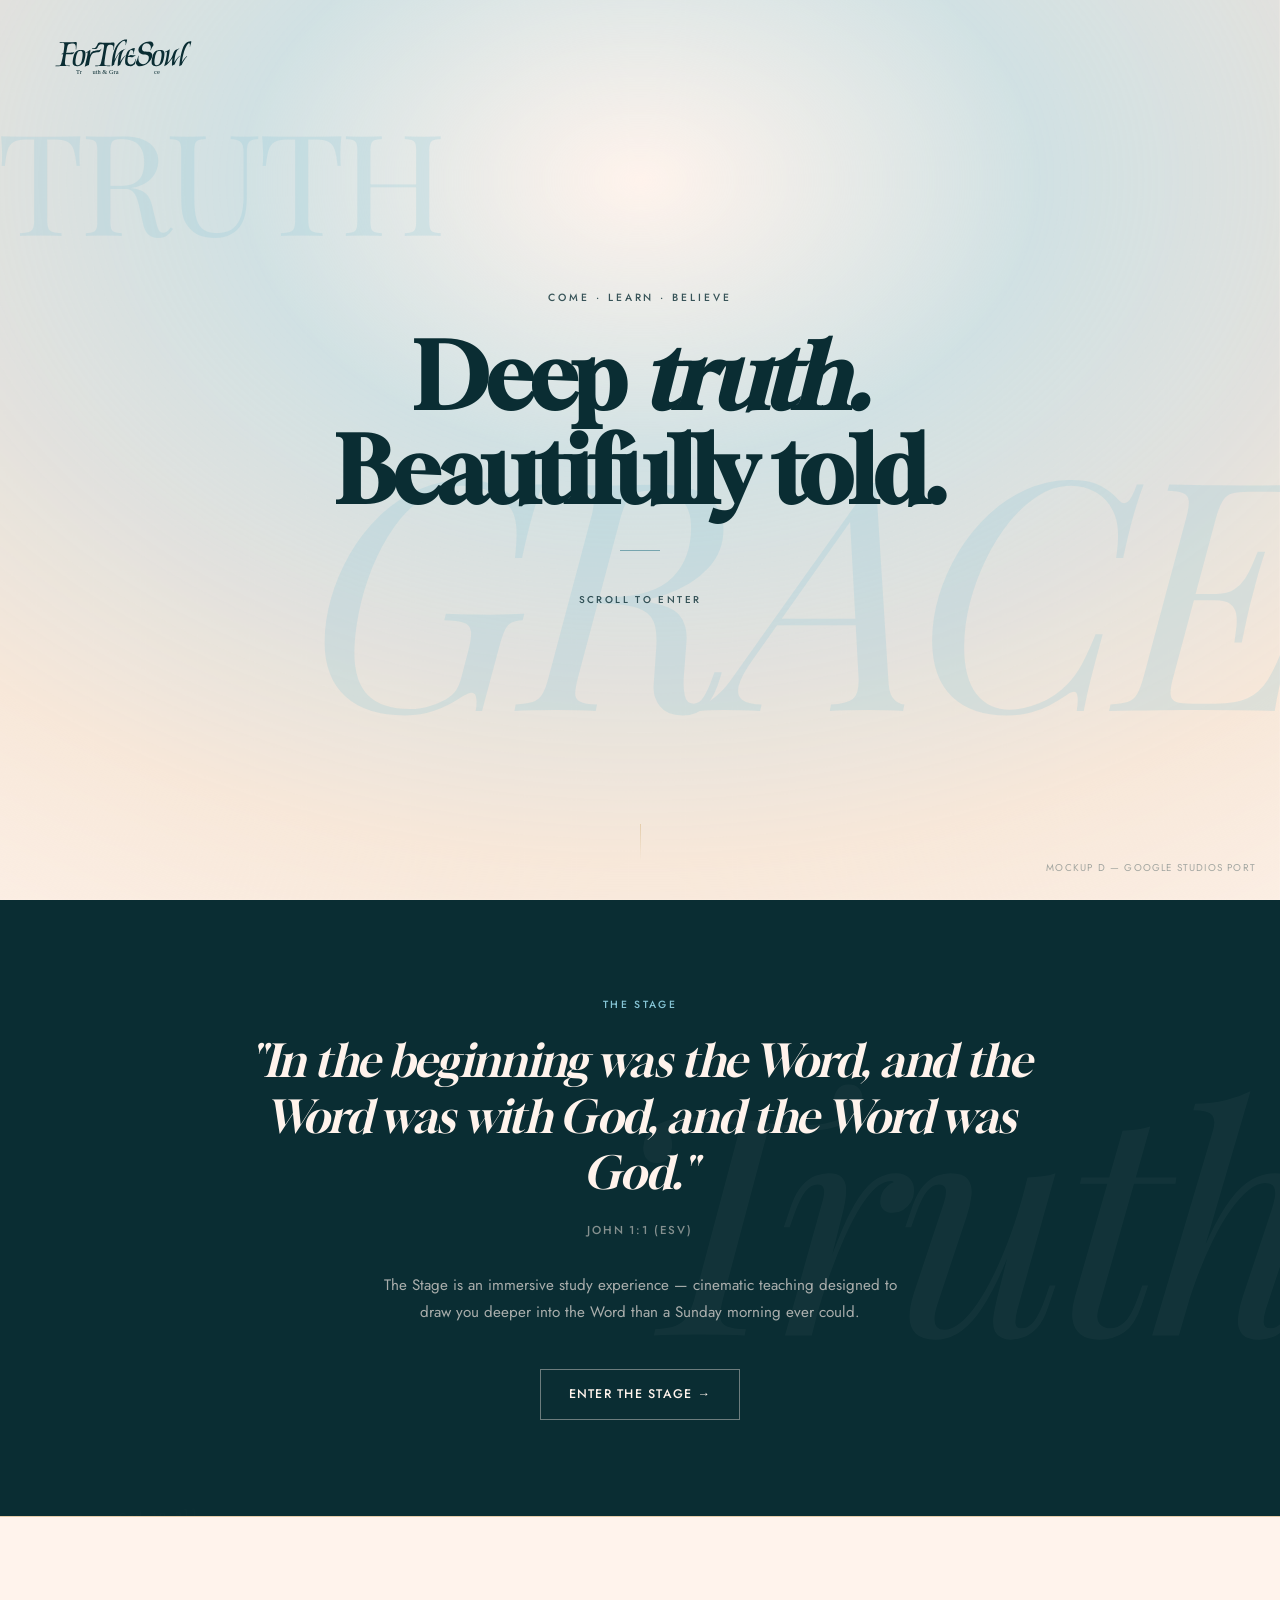
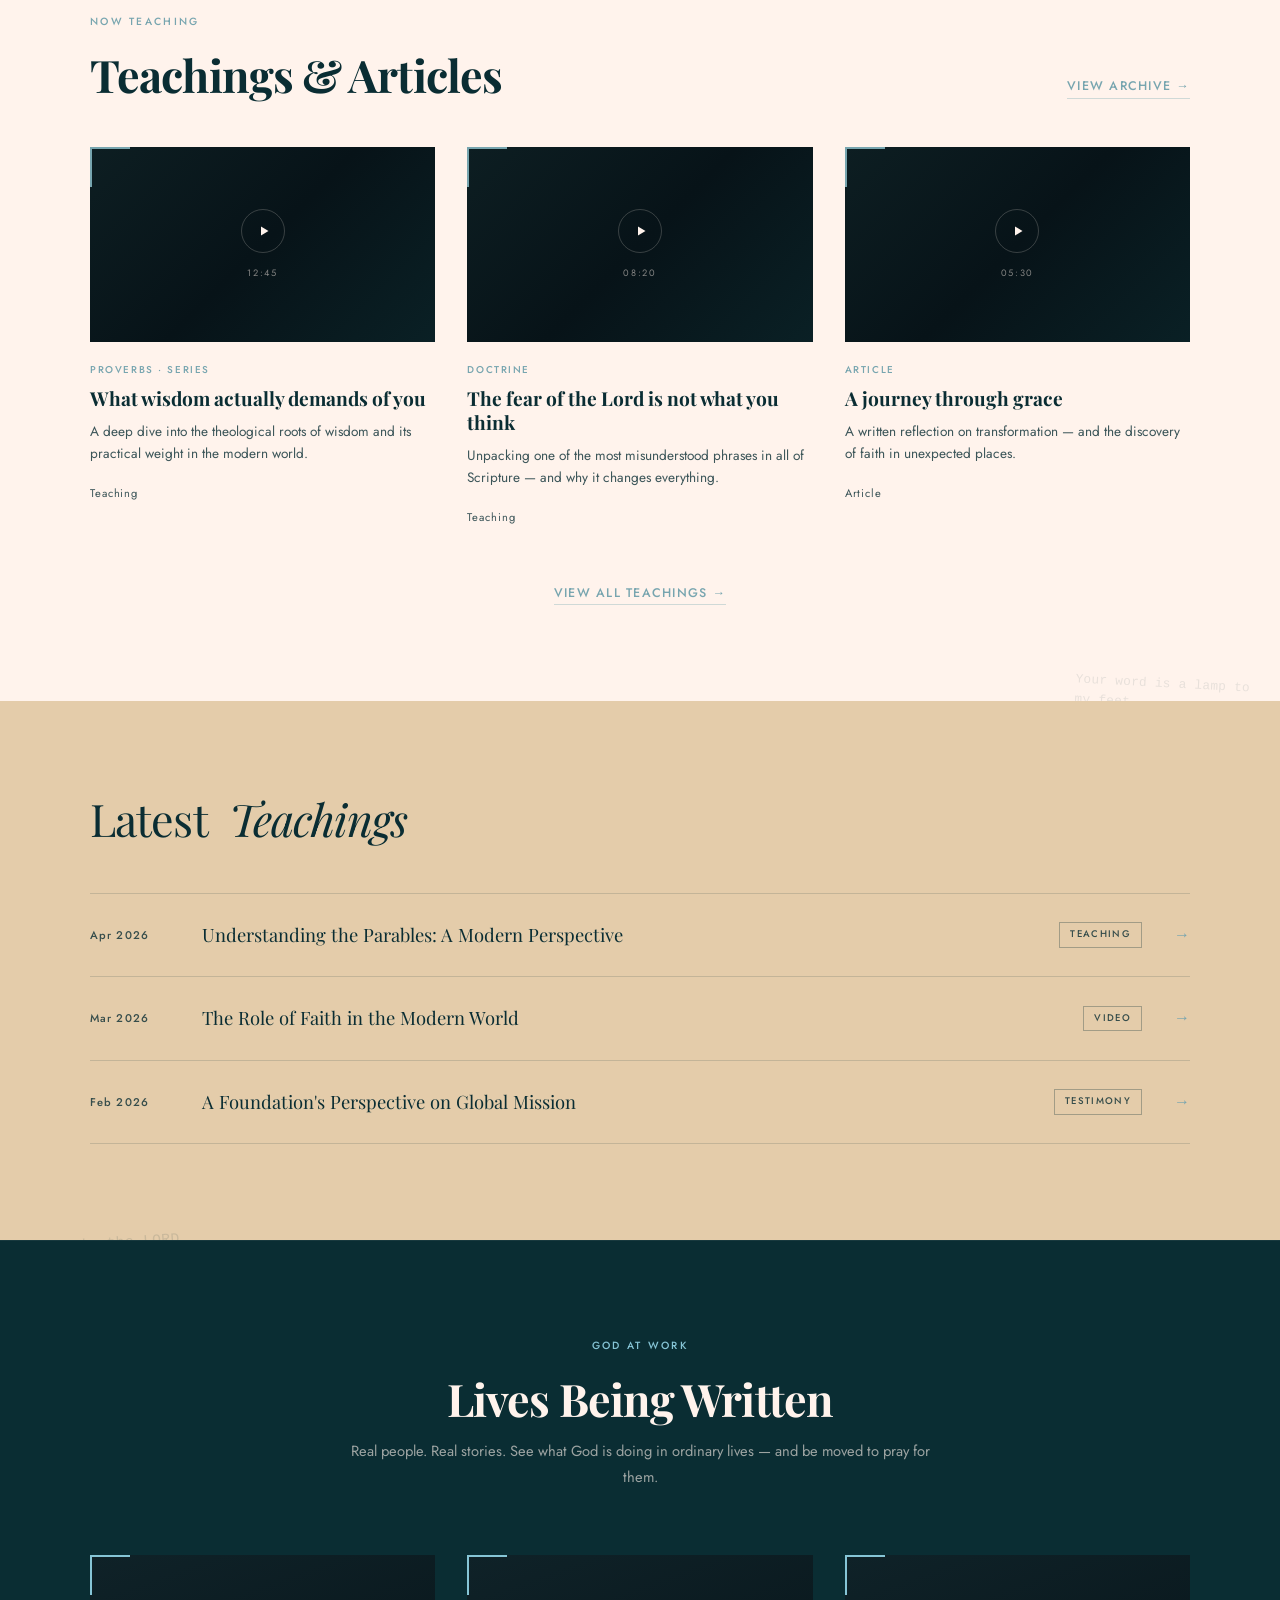
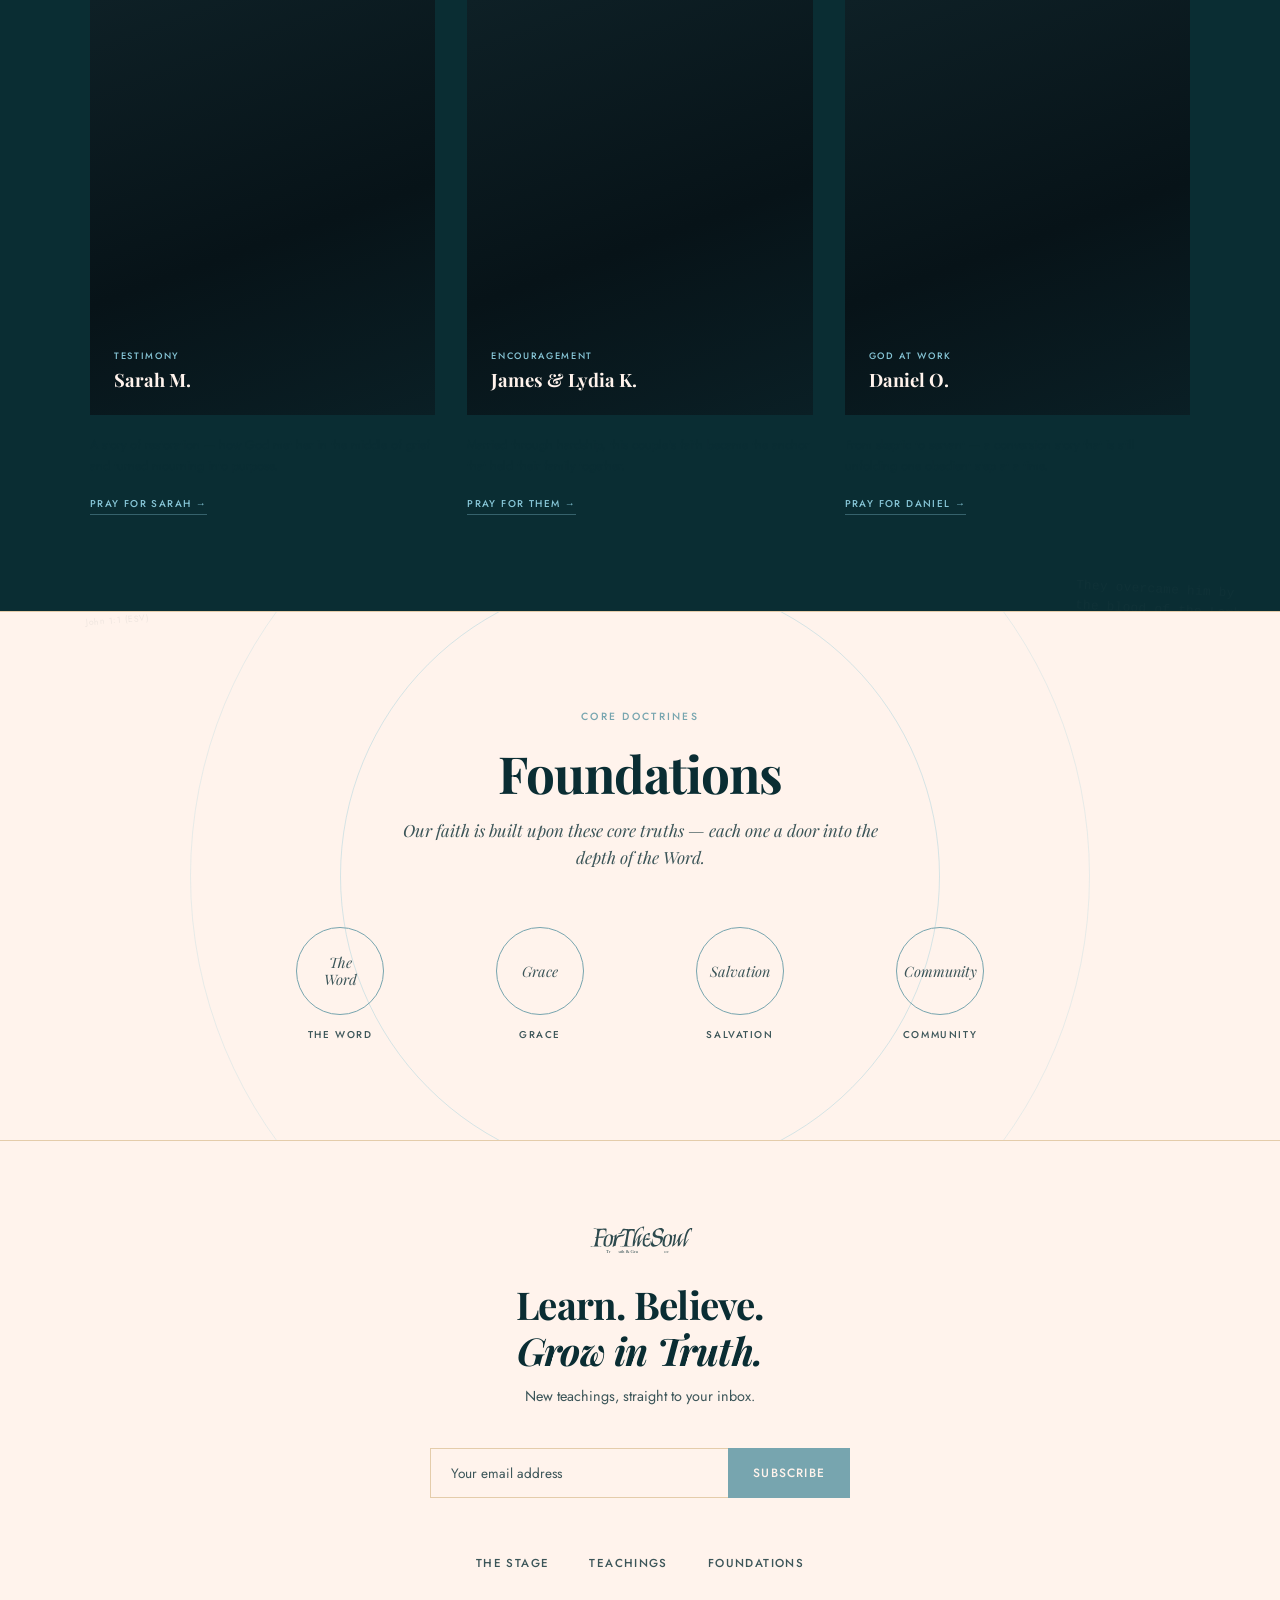
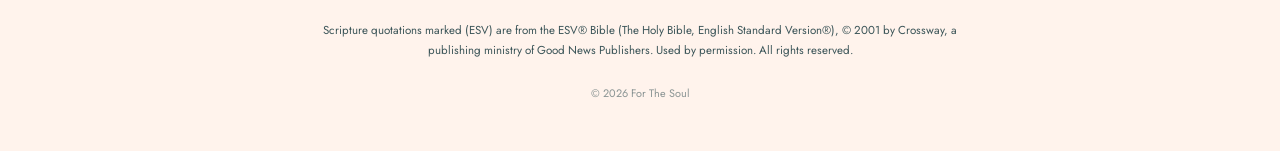
<file: design/mockup-d-v2.html>
<!DOCTYPE html>
<html lang="en">
<head>
    <meta charset="UTF-8">
    <meta name="viewport" content="width=device-width, initial-scale=1.0">
    <title>Mockup D — For The Soul</title>
    <link rel="preconnect" href="https://fonts.googleapis.com">
    <link rel="preconnect" href="https://fonts.gstatic.com" crossorigin>
    <link href="https://fonts.googleapis.com/css2?family=Gloock:ital@0;1&family=Jost:wght@300;400;500&family=Playfair+Display:ital,wght@0,400;0,700;1,400&display=swap" rel="stylesheet">
    <style>
        /* ====================================================
           DESIGN TOKENS
        ==================================================== */
        :root {
            --color-jet-black:     #0a2d33;
            --color-sky-blue:      #86c5d6;
            --color-sky-blue-dark: #77a5af;
            --color-pale-oak:      #e4ccaa;
            --color-seashell:      #fff3ec;
            --color-amber:         #d38c24;
            --color-jet-black-80:  rgba(10, 45, 51, 0.8);
            --color-seashell-80:   rgba(255, 243, 236, 0.8);

            --color-bg:            var(--color-seashell);
            --color-text:          var(--color-jet-black);
            --color-text-muted:    var(--color-jet-black-80);
            --color-accent:        var(--color-sky-blue-dark);
            --color-border:        var(--color-pale-oak);

            --font-heading: "Playfair Display", serif;
            --font-gloock:  "Gloock", serif;
            --font-body:    "Jost", sans-serif;

            --section-pad: 6rem 3rem;
            --max-w:       1100px;
        }

        /* ====================================================
           RESET
        ==================================================== */
        *, *::before, *::after { box-sizing: border-box; margin: 0; padding: 0; }

        html { scroll-behavior: smooth; }

        body {
            background-color: var(--color-bg);
            color: var(--color-text);
            font-family: var(--font-body);
            font-size: 1.0625rem;
            line-height: 1.65;
            overflow-x: hidden;
        }

        a { text-decoration: none; color: inherit; }

        /* ====================================================
           SCRIPTURE WATERMARK LAYER
        ==================================================== */
        .scripture-layer {
            position: absolute;
            inset: 0;
            pointer-events: none;
            user-select: none;
            z-index: 0;
            overflow: hidden;
        }

        .vref {
            position: absolute;
            font-family: "Courier New", Courier, monospace;
            color: var(--color-jet-black);
            opacity: 0.09;
            line-height: 1.55;
            letter-spacing: 0.02em;
            transform: rotate(var(--r, -3deg));
            max-width: 180px;
        }
        .vref small {
            display: block;
            font-family: var(--font-body);
            font-size: 0.6em;
            letter-spacing: 0.06em;
            margin-top: 0.5em;
            opacity: 0.7;
        }
        .vref.sm { font-size: clamp(0.6rem, 0.85vw, 0.75rem); }
        .vref.md { font-size: clamp(0.7rem, 1vw, 0.85rem); }
        .vref.lg { font-size: clamp(0.8rem, 1.15vw, 0.95rem); }

        /* Dark section watermarks flip to seashell */
        .section-invitation .vref  { color: var(--color-seashell); opacity: 0.07; }
        .section-testimonies .vref { color: var(--color-seashell); opacity: 0.13; }

        /* Boundary watermarks — gradient text that splits at the section seam */
        .vref-boundary {
            -webkit-background-clip: text;
            -webkit-text-fill-color: transparent;
            background-clip: text;
            opacity: 1;
            color: transparent;
        }
        /* Dark section → light section (seashell on dark top, jet-black on light bottom) */
        .vref-boundary.to-light {
            background-image: linear-gradient(to bottom,
                rgba(255, 243, 236, 0.15) 50%,
                rgba(10, 45, 51, 0.10) 50%
            );
        }
        /* Light section → dark section (jet-black on light top, seashell on dark bottom) */
        .vref-boundary.to-dark {
            background-image: linear-gradient(to bottom,
                rgba(10, 45, 51, 0.10) 50%,
                rgba(255, 243, 236, 0.15) 50%
            );
        }
        /* Warm/light section → dark section (pale-oak bg) */
        .vref-boundary.oak-to-dark {
            background-image: linear-gradient(to bottom,
                rgba(10, 45, 51, 0.12) 50%,
                rgba(255, 243, 236, 0.15) 50%
            );
        }

        /* ====================================================
           SHARED UTILITIES
        ==================================================== */
        .section-label {
            display: block;
            font-size: 0.65rem;
            font-weight: 500;
            letter-spacing: 0.22em;
            text-transform: uppercase;
            color: var(--color-accent);
            margin-bottom: 1.25rem;
        }

        .section-inner {
            max-width: var(--max-w);
            margin: 0 auto;
            position: relative;
            z-index: 1;
        }

        /* Buttons */
        .btn {
            display: inline-flex;
            align-items: center;
            gap: 0.5rem;
            font-family: var(--font-body);
            font-size: 0.78rem;
            font-weight: 500;
            letter-spacing: 0.1em;
            text-transform: uppercase;
            padding: 0.875rem 1.75rem;
            transition: background 0.2s, color 0.2s, border-color 0.2s;
            cursor: pointer;
            border: none;
        }

        .btn-solid {
            background: var(--color-accent);
            color: var(--color-seashell);
        }
        .btn-solid:hover { background: var(--color-sky-blue); }

        .btn-outline-dark {
            background: transparent;
            color: var(--color-seashell);
            border: 1px solid rgba(255, 243, 236, 0.4);
        }
        .btn-outline-dark:hover {
            background: rgba(255, 243, 236, 0.1);
            border-color: var(--color-seashell);
        }

        .link-cta {
            font-size: 0.78rem;
            font-weight: 500;
            letter-spacing: 0.1em;
            text-transform: uppercase;
            color: var(--color-accent);
            border-bottom: 1px solid rgba(119, 165, 175, 0.35);
            padding-bottom: 2px;
            transition: border-color 0.2s;
        }
        .link-cta:hover { border-color: var(--color-accent); }

        /* Scroll-reveal */
        .animate-on-scroll {
            opacity: 0;
            transform: translateY(20px);
            transition: opacity 0.65s ease, transform 0.65s ease;
        }
        .animate-on-scroll.in-view {
            opacity: 1;
            transform: none;
        }

        /* ====================================================
           HEADER — hidden until scroll
        ==================================================== */
        .site-header {
            position: fixed;
            top: 0; left: 0; right: 0;
            display: flex;
            align-items: center;
            justify-content: space-between;
            padding: 0 3rem;
            height: 68px;
            z-index: 100;
            background: rgba(255, 243, 236, 0.97);
            backdrop-filter: blur(8px);
            border-bottom: 1px solid var(--color-border);
            transform: translateY(-100%);
            transition: transform 0.5s cubic-bezier(0.16, 1, 0.3, 1);
        }
        .site-header.visible { transform: translateY(0); }

        .site-header .logo img {
            height: 44px;
            width: auto;
            display: block;
        }

        .site-header nav {
            display: flex;
            align-items: center;
            gap: 2.5rem;
            font-size: 0.72rem;
            font-weight: 500;
            letter-spacing: 0.12em;
            text-transform: uppercase;
            color: var(--color-text-muted);
        }
        .site-header nav a:hover { color: var(--color-text); }

        .site-header nav .nav-stage {
            color: var(--color-jet-black);
            border: 1px solid var(--color-sky-blue-dark);
            padding: 0.22rem 0.85rem;
            letter-spacing: 0.12em;
            line-height: 1;
            transition: background 0.2s, color 0.2s;
        }
        .site-header nav .nav-stage:hover {
            background: var(--color-sky-blue-dark);
            color: var(--color-seashell);
        }

        /* ====================================================
           HERO — TRUTH / GRACE stagger
        ==================================================== */

        /* Dynamic radial gradient — entrance + breathing (hero only) */
        .hero-gradient {
            position: absolute;
            inset: 0;
            pointer-events: none;
            z-index: 0;
            will-change: transform, opacity;
            animation: hero-gradient-enter 2s cubic-bezier(0.25, 0.1, 0.25, 1) forwards;
        }

        @keyframes hero-gradient-enter {
            from { opacity: 0; transform: scale(1.5); }
            to   { opacity: 1; transform: scale(1); }
        }

        .hero {
            min-height: 100vh;
            position: relative;
            display: flex;
            flex-direction: column;
            align-items: center;
            justify-content: center;
            overflow: hidden;
        }

        /* TRUTH — upper left */
        .hero-bg-truth {
            position: absolute;
            font-family: var(--font-heading);
            font-size: clamp(8rem, 11vw, 14rem);
            line-height: 1;
            letter-spacing: -0.03em;
            color: var(--color-sky-blue);
            opacity: 0.22;
            user-select: none;
            pointer-events: none;
            top: 12%;
            left: -0.02em;
            z-index: 0;
        }

        /* GRACE — lower right, larger, italic, overlapping */
        .hero-bg-grace {
            position: absolute;
            font-family: var(--font-heading);
            font-style: italic;
            font-size: clamp(14rem, 25vw, 30rem);
            line-height: 1;
            letter-spacing: -0.03em;
            color: var(--color-sky-blue);
            opacity: 0.22;
            user-select: none;
            pointer-events: none;
            bottom: 18%;
            right: -0.08em;
            z-index: 0;
        }

        .hero-logo {
            position: absolute;
            top: 2rem;
            left: 3rem;
            z-index: 10;
            opacity: 0;
            animation: fade-in 0.8s ease forwards 0.2s;
        }
        .hero-logo img { height: 48px; width: auto; }

        .hero-content {
            position: relative;
            z-index: 1;
            text-align: center;
            padding: 2rem;
        }

        .hero-eyebrow {
            font-size: 0.65rem;
            font-weight: 500;
            letter-spacing: 0.28em;
            text-transform: uppercase;
            color: var(--color-text-muted);
            opacity: 0;
            animation: fade-in 0.8s ease forwards 0.5s;
            margin-bottom: 1.5rem;
        }

        .hero-headline {
            font-family: var(--font-gloock);
            font-size: clamp(3rem, 7vw, 7.5rem);
            line-height: 1.05;
            letter-spacing: -0.025em;
            opacity: 0;
            animation: fade-up 1s ease forwards 0.7s;
        }
        .hero-headline em { font-style: italic; }

        .hero-rule {
            width: 40px;
            height: 1px;
            background: var(--color-accent);
            margin: 2rem auto;
            opacity: 0;
            animation: fade-in 0.8s ease forwards 1.2s;
        }

        .hero-scroll-label {
            font-size: 0.62rem;
            font-weight: 500;
            letter-spacing: 0.24em;
            text-transform: uppercase;
            color: var(--color-text-muted);
            opacity: 0;
            animation: fade-in 0.8s ease forwards 1.5s;
        }

        .scroll-arrow {
            position: absolute;
            bottom: 2.5rem;
            left: 50%;
            transform: translateX(-50%);
            display: flex;
            flex-direction: column;
            align-items: center;
            gap: 6px;
            opacity: 0;
            animation: fade-in 1s ease forwards 2s;
        }
        .arrow-line {
            width: 1px;
            height: 36px;
            background: linear-gradient(to bottom, var(--color-border), transparent);
            animation: arrow-pulse 2s ease-in-out infinite 2.5s;
        }

        /* ====================================================
           PILLARS OF BELIEF
        ==================================================== */
        .section-pillars {
            padding: var(--section-pad);
            position: relative;
            overflow: hidden;
            border-top: 1px solid var(--color-border);
        }

        .pillars-header {
            max-width: 560px;
            margin: 0 auto 4rem;
            text-align: center;
        }

        .pillars-header h2 {
            font-family: var(--font-heading);
            font-size: clamp(2.25rem, 4vw, 3.5rem);
            line-height: 1.1;
            letter-spacing: -0.02em;
            margin-bottom: 1rem;
        }

        .pillars-header p {
            color: var(--color-text-muted);
            font-size: 0.95rem;
            line-height: 1.75;
        }

        .pillars-grid {
            display: grid;
            grid-template-columns: repeat(4, 1fr);
            gap: 1.5px;
            background: var(--color-border);
        }

        @media (max-width: 860px) {
            .pillars-grid { grid-template-columns: repeat(2, 1fr); }
        }
        @media (max-width: 520px) {
            .pillars-grid { grid-template-columns: 1fr; }
        }

        .pillar-card {
            background: var(--color-seashell);
            padding: 2.25rem 2rem 2rem;
            position: relative;
            transition: transform 0.25s ease;
            cursor: default;
        }
        .pillar-card:hover { transform: translateY(-8px); }

        .pillar-card::before {
            content: '';
            display: block;
            height: 3px;
            width: 100%;
            margin-bottom: 2rem;
        }

        .pillar-card[data-accent="sky"]::before    { background: var(--color-sky-blue); }
        .pillar-card[data-accent="teal"]::before   { background: var(--color-sky-blue-dark); }
        .pillar-card[data-accent="amber"]::before  { background: var(--color-amber); }
        .pillar-card[data-accent="oak"]::before    { background: var(--color-pale-oak); }

        .pillar-index {
            font-size: 0.65rem;
            font-weight: 500;
            letter-spacing: 0.18em;
            color: var(--color-text-muted);
            margin-bottom: 0.75rem;
        }

        .pillar-title {
            font-family: var(--font-heading);
            font-size: 1.4rem;
            line-height: 1.15;
            margin-bottom: 0.875rem;
        }

        .pillar-desc {
            font-size: 0.88rem;
            color: var(--color-text-muted);
            line-height: 1.7;
            margin-bottom: 1.5rem;
        }

        /* ====================================================
           THE INVITATION — dark Stage banner
        ==================================================== */
        .section-invitation {
            padding: var(--section-pad);
            background: var(--color-jet-black);
            color: var(--color-seashell);
            position: relative;
            text-align: center;
        }

        /* *** LOCKED — approved by Henok 2026-04-03. Do not modify. ***
           Large italic "Truth" at 3% opacity on jet-black creates the
           gradient depth effect. Playfair Display italic + seashell color
           + massive clamp size + right bleed = the look. Do not touch. */
        .invitation-bg-word {
            position: absolute;
            font-family: var(--font-heading);
            font-style: italic;
            font-size: clamp(18vw, 24vw, 32vw);
            line-height: 1;
            color: var(--color-seashell);
            opacity: 0.03;
            user-select: none;
            pointer-events: none;
            right: -0.1em;
            top: 50%;
            transform: translateY(-50%);
            letter-spacing: -0.03em;
            z-index: 0;
        }

        .section-invitation .section-label { color: var(--color-sky-blue); }

        .invitation-quote {
            font-family: var(--font-gloock);
            font-style: italic;
            font-size: clamp(1.75rem, 3.5vw, 3.25rem);
            line-height: 1.25;
            letter-spacing: -0.015em;
            max-width: 820px;
            margin: 0 auto 1.25rem;
            color: var(--color-seashell);
        }

        .invitation-attribution {
            font-size: 0.72rem;
            font-weight: 500;
            letter-spacing: 0.16em;
            text-transform: uppercase;
            color: rgba(255, 243, 236, 0.5);
            margin-bottom: 2rem;
        }

        .invitation-body {
            font-size: 0.95rem;
            color: rgba(255, 243, 236, 0.65);
            max-width: 520px;
            margin: 0 auto 2.75rem;
            line-height: 1.75;
        }

        /* ====================================================
           TEACHINGS & TESTIMONIES
        ==================================================== */
        .section-teachings {
            padding: var(--section-pad);
            position: relative;
            border-top: 1px solid var(--color-border);
        }

        .teachings-header {
            display: flex;
            align-items: flex-end;
            justify-content: space-between;
            gap: 1rem;
            margin-bottom: 3rem;
        }

        .teachings-header h2 {
            font-family: var(--font-heading);
            font-size: clamp(2rem, 3.5vw, 3rem);
            line-height: 1.1;
            letter-spacing: -0.02em;
        }

        .teachings-grid {
            display: grid;
            grid-template-columns: repeat(3, 1fr);
            gap: 2rem;
        }

        @media (max-width: 860px) {
            .teachings-grid { grid-template-columns: repeat(2, 1fr); }
        }
        @media (max-width: 560px) {
            .teachings-grid { grid-template-columns: 1fr; }
        }

        .teaching-card {
            cursor: pointer;
            transition: transform 0.2s ease;
        }
        .teaching-card:hover { transform: translateY(-4px); }

        .teaching-thumb {
            width: 100%;
            aspect-ratio: 16 / 9;
            background: linear-gradient(135deg, #0d1e22 0%, #071318 50%, #0a2025 100%);
            position: relative;
            overflow: hidden;
            margin-bottom: 1.25rem;
        }

        /* Teal corner accent (same pattern as mockup-b) */
        .teaching-thumb::before {
            content: '';
            position: absolute;
            top: 0; left: 0;
            width: 2px; height: 40px;
            background: var(--color-accent);
        }
        .teaching-thumb::after {
            content: '';
            position: absolute;
            top: 0; left: 0;
            width: 40px; height: 2px;
            background: var(--color-accent);
        }

        .play-hint {
            position: absolute;
            inset: 0;
            display: flex;
            flex-direction: column;
            align-items: center;
            justify-content: center;
            gap: 0.75rem;
        }

        .play-circle {
            width: 44px;
            height: 44px;
            border: 1px solid rgba(255, 243, 236, 0.2);
            border-radius: 50%;
            display: flex;
            align-items: center;
            justify-content: center;
        }
        .play-circle svg {
            width: 12px;
            height: 12px;
            fill: var(--color-seashell);
            margin-left: 2px;
        }

        .play-label {
            font-size: 0.58rem;
            letter-spacing: 0.18em;
            text-transform: uppercase;
            color: rgba(255, 243, 236, 0.5);
        }

        .teaching-tag {
            font-size: 0.62rem;
            font-weight: 500;
            letter-spacing: 0.16em;
            text-transform: uppercase;
            color: var(--color-accent);
            margin-bottom: 0.5rem;
        }

        .teaching-title {
            font-family: var(--font-heading);
            font-size: 1.2rem;
            line-height: 1.25;
            margin-bottom: 0.625rem;
        }

        .teaching-desc {
            font-size: 0.85rem;
            color: var(--color-text-muted);
            line-height: 1.65;
            margin-bottom: 0.75rem;
        }

        .teaching-meta {
            font-size: 0.7rem;
            color: var(--color-text-muted);
            letter-spacing: 0.08em;
        }

        .teachings-footer {
            margin-top: 3rem;
            text-align: center;
        }

        /* ====================================================
           TOPICS — 8 circular doctrine items
        ==================================================== */
        .section-topics {
            padding: var(--section-pad);
            position: relative;
            overflow: hidden;
            border-top: 1px solid var(--color-border);
            text-align: center;
        }

        /* Decorative background rings */
        .section-topics::before,
        .section-topics::after {
            content: '';
            position: absolute;
            border-radius: 50%;
            border: 1px solid var(--color-sky-blue);
            pointer-events: none;
            z-index: 0;
        }
        .section-topics::before {
            width: 600px; height: 600px;
            top: 50%; left: 50%;
            transform: translate(-50%, -50%);
            opacity: 0.35;
        }
        .section-topics::after {
            width: 900px; height: 900px;
            top: 50%; left: 50%;
            transform: translate(-50%, -50%);
            opacity: 0.2;
        }

        .topics-header {
            margin-bottom: 3.5rem;
        }

        .topics-header h2 {
            font-family: var(--font-heading);
            font-size: clamp(2.25rem, 4vw, 3.5rem);
            line-height: 1.1;
            letter-spacing: -0.02em;
            margin-bottom: 1rem;
        }

        .topics-quote {
            font-family: var(--font-heading);
            font-style: italic;
            font-size: 1.05rem;
            color: var(--color-text-muted);
            max-width: 480px;
            margin: 0 auto;
            line-height: 1.6;
        }

        .topics-grid {
            display: flex;
            flex-wrap: wrap;
            justify-content: center;
            gap: 3rem 7rem;
        }

        .topic-item {
            display: flex;
            flex-direction: column;
            align-items: center;
            gap: 0.75rem;
            cursor: pointer;
        }

        .topic-circle {
            width: 88px;
            height: 88px;
            border-radius: 50%;
            border: 1px solid var(--color-sky-blue-dark);
            background: transparent;
            display: flex;
            align-items: center;
            justify-content: center;
            transition: border-color 0.2s ease, background 0.2s ease, transform 0.2s ease;
        }

        .topic-item:hover .topic-circle {
            border-color: var(--color-sky-blue);
            background: rgba(134, 197, 214, 0.08);
            transform: translateY(-4px);
        }

        .topic-circle span {
            font-family: var(--font-heading);
            font-style: italic;
            font-size: 0.9rem;
            color: var(--color-text-muted);
            transition: color 0.2s ease;
            text-align: center;
            line-height: 1.2;
            padding: 0 0.5rem;
        }

        .topic-item:hover .topic-circle span { color: var(--color-text); }

        .topic-label {
            font-size: 0.62rem;
            font-weight: 500;
            letter-spacing: 0.16em;
            text-transform: uppercase;
            color: var(--color-text-muted);
            transition: color 0.2s ease;
        }

        .topic-item:hover .topic-label { color: var(--color-text); }

        /* ====================================================
           TESTIMONIES & ENCOURAGEMENT
        ==================================================== */
        .section-testimonies {
            padding: var(--section-pad);
            background: var(--color-jet-black);
            color: var(--color-seashell);
            position: relative;
            border-top: 1px solid rgba(255, 243, 236, 0.06);
        }

        .section-testimonies .section-label { color: var(--color-sky-blue); }

        .testimonies-header {
            max-width: 580px;
            margin: 0 auto 4rem;
            text-align: center;
        }

        .testimonies-header h2 {
            font-family: var(--font-heading);
            font-size: clamp(2rem, 3.5vw, 3rem);
            line-height: 1.1;
            letter-spacing: -0.02em;
            color: var(--color-seashell);
            margin-bottom: 1rem;
        }

        .testimonies-header p {
            font-size: 0.92rem;
            color: rgba(255, 243, 236, 0.6);
            line-height: 1.75;
        }

        .testimonies-grid {
            display: grid;
            grid-template-columns: repeat(3, 1fr);
            gap: 2rem;
        }

        @media (max-width: 760px) {
            .testimonies-grid { grid-template-columns: 1fr; max-width: 360px; margin: 0 auto; }
        }

        .testimony-card {
            cursor: pointer;
            transition: transform 0.25s ease;
        }
        .testimony-card:hover { transform: translateY(-6px); }

        .testimony-thumb {
            width: 100%;
            aspect-ratio: 3 / 4;
            background: linear-gradient(160deg, #0f2228 0%, #071318 60%, #0a1f25 100%);
            position: relative;
            overflow: hidden;
            margin-bottom: 1.25rem;
        }

        /* Teal corner accent — matches teaching thumbs */
        .testimony-thumb::before {
            content: '';
            position: absolute;
            top: 0; left: 0;
            width: 2px; height: 40px;
            background: var(--color-sky-blue);
        }
        .testimony-thumb::after {
            content: '';
            position: absolute;
            top: 0; left: 0;
            width: 40px; height: 2px;
            background: var(--color-sky-blue);
        }

        .testimony-inner {
            position: absolute;
            bottom: 1.5rem;
            left: 1.5rem;
            right: 1.5rem;
        }

        .testimony-tag {
            font-size: 0.58rem;
            font-weight: 500;
            letter-spacing: 0.18em;
            text-transform: uppercase;
            color: var(--color-sky-blue);
            margin-bottom: 0.4rem;
        }

        .testimony-name {
            font-family: var(--font-heading);
            font-size: 1.15rem;
            line-height: 1.2;
            color: var(--color-seashell);
        }

        .testimony-meta {
            font-size: 0.78rem;
            color: var(--color-text-muted);
            line-height: 1.65;
            margin-bottom: 0.625rem;
        }

        .testimony-pray {
            font-size: 0.62rem;
            font-weight: 500;
            letter-spacing: 0.14em;
            text-transform: uppercase;
            color: var(--color-sky-blue);
            border-bottom: 1px solid rgba(134, 197, 214, 0.35);
            padding-bottom: 2px;
            display: inline-block;
            transition: border-color 0.2s;
        }
        .testimony-card:hover .testimony-pray { border-color: var(--color-sky-blue); }

        /* Watermark override handled in shared scripture-layer rules above */

        /* ====================================================
           LATEST TEACHINGS — pale-oak rows
        ==================================================== */
        .section-latest {
            padding: var(--section-pad);
            background: var(--color-pale-oak);
            position: relative;
        }

        .latest-heading {
            display: flex;
            align-items: baseline;
            gap: 0.5rem;
            margin-bottom: 3rem;
        }

        .latest-heading span {
            font-family: var(--font-heading);
            font-size: clamp(2rem, 3.5vw, 3rem);
            line-height: 1;
            letter-spacing: -0.02em;
        }

        .latest-heading em {
            font-family: var(--font-heading);
            font-style: italic;
            font-size: clamp(2rem, 3.5vw, 3rem);
            line-height: 1;
            letter-spacing: -0.02em;
        }

        .latest-list {
            border-top: 1px solid rgba(10, 45, 51, 0.15);
        }

        .latest-row {
            display: flex;
            align-items: center;
            gap: 2rem;
            padding: 1.75rem 0;
            border-bottom: 1px solid rgba(10, 45, 51, 0.15);
            transition: padding-left 0.2s ease;
            cursor: pointer;
        }
        .latest-row:hover { padding-left: 0.5rem; }

        .latest-date {
            font-size: 0.7rem;
            font-weight: 500;
            letter-spacing: 0.1em;
            color: var(--color-jet-black-80);
            white-space: nowrap;
            min-width: 80px;
        }

        .latest-title {
            font-family: var(--font-heading);
            font-size: 1.15rem;
            line-height: 1.2;
            flex: 1;
        }

        .latest-badge {
            font-size: 0.6rem;
            font-weight: 500;
            letter-spacing: 0.14em;
            text-transform: uppercase;
            color: var(--color-jet-black-80);
            border: 1px solid rgba(10, 45, 51, 0.3);
            padding: 0.25rem 0.625rem;
            white-space: nowrap;
        }

        .latest-arrow {
            font-size: 1rem;
            color: var(--color-accent);
            transition: transform 0.2s ease;
        }
        .latest-row:hover .latest-arrow { transform: translateX(4px); }

        /* ====================================================
           FOOTER
        ==================================================== */
        .site-footer {
            padding: 5rem 3rem 3rem;
            border-top: 1px solid var(--color-border);
            text-align: center;
        }

        .footer-logo img {
            height: 36px;
            width: auto;
            margin: 0 auto 1.5rem;
            display: block;
            opacity: 0.85;
        }

        .footer-headline {
            font-family: var(--font-heading);
            font-size: clamp(1.5rem, 3vw, 2.5rem);
            line-height: 1.2;
            letter-spacing: -0.02em;
            margin-bottom: 0.75rem;
        }
        .footer-headline em { font-style: italic; }

        .footer-sub {
            font-size: 0.9rem;
            color: var(--color-text-muted);
            margin-bottom: 2.5rem;
        }

        /* Email subscribe */
        .subscribe-row {
            display: flex;
            justify-content: center;
            gap: 0;
            max-width: 420px;
            margin: 0 auto 3.5rem;
        }

        .subscribe-input {
            flex: 1;
            padding: 0.875rem 1.25rem;
            font-family: var(--font-body);
            font-size: 0.85rem;
            background: transparent;
            border: 1px solid var(--color-border);
            border-right: none;
            color: var(--color-text);
            outline: none;
        }
        .subscribe-input::placeholder { color: var(--color-text-muted); }
        .subscribe-input:focus { border-color: var(--color-accent); }

        .subscribe-btn {
            padding: 0.875rem 1.5rem;
            font-family: var(--font-body);
            font-size: 0.75rem;
            font-weight: 500;
            letter-spacing: 0.1em;
            text-transform: uppercase;
            background: var(--color-accent);
            color: var(--color-seashell);
            border: 1px solid var(--color-accent);
            cursor: pointer;
            transition: background 0.2s;
        }
        .subscribe-btn:hover { background: var(--color-sky-blue); border-color: var(--color-sky-blue); }

        .footer-nav {
            display: flex;
            justify-content: center;
            gap: 2.5rem;
            font-size: 0.72rem;
            font-weight: 500;
            letter-spacing: 0.12em;
            text-transform: uppercase;
            color: var(--color-text-muted);
            margin-bottom: 3rem;
        }
        .footer-nav a:hover { color: var(--color-text); }

        .footer-esv {
            font-size: 0.72rem;
            color: var(--color-text-muted);
            line-height: 1.7;
            max-width: 640px;
            margin: 0 auto 1.5rem;
        }

        .footer-copy {
            font-size: 0.68rem;
            color: var(--color-text-muted);
            opacity: 0.6;
        }

        /* ====================================================
           KEYFRAMES
        ==================================================== */
        @keyframes fade-in {
            from { opacity: 0; }
            to   { opacity: 1; }
        }

        @keyframes fade-up {
            from { opacity: 0; transform: translateY(24px); }
            to   { opacity: 1; transform: translateY(0); }
        }

        @keyframes arrow-pulse {
            0%, 100% { opacity: 0.3; transform: scaleY(1); }
            50%       { opacity: 0.8; transform: scaleY(1.15); }
        }

        /* ====================================================
           MOCKUP LABEL
        ==================================================== */
        .mockup-label {
            position: fixed;
            bottom: 1.5rem;
            right: 1.5rem;
            font-size: 0.62rem;
            letter-spacing: 0.12em;
            text-transform: uppercase;
            color: var(--color-text-muted);
            opacity: 0.45;
            z-index: 200;
        }
    </style>
</head>
<body>

    <!-- =====================================================
         HEADER — slides in on scroll
    ====================================================== -->
    <header class="site-header" id="site-header">
        <a href="/" class="logo">
            <img src="../src/assets/Logo%20-%20Jet%20Black%20Text%20Transparent.svg" alt="For The Soul">
        </a>
        <nav>
            <a href="#the-stage" class="nav-stage">The Stage</a>
            <a href="#teachings">Teachings</a>
            <a href="#foundations">Foundations</a>
        </nav>
    </header>

    <main>

        <!-- ==================================================
             HERO
        =================================================== -->
        <section class="hero">
            <!-- Animated radial gradient — breathes in on load, pulses slowly -->
            <div class="hero-gradient" id="hero-gradient" aria-hidden="true"></div>

            <span class="hero-bg-truth" aria-hidden="true">TRUTH</span>
            <span class="hero-bg-grace" aria-hidden="true">GRACE</span>

            <div class="hero-logo">
                <img src="../src/assets/Logo%20-%20Jet%20Black%20Text%20Transparent.svg" alt="For The Soul">
            </div>

            <div class="hero-content">
                <p class="hero-eyebrow">Come · Learn · Believe</p>
                <h1 class="hero-headline">
                    Deep <em>truth.</em><br>Beautifully told.
                </h1>
                <div class="hero-rule"></div>
                <span class="hero-scroll-label">Scroll to Enter</span>
            </div>

            <div class="scroll-arrow" aria-hidden="true">
                <div class="arrow-line"></div>
            </div>
        </section>

        <!-- ==================================================
             THE INVITATION — The Stage (dark)
        =================================================== -->
        <section class="section-invitation" id="the-stage">
            <span class="invitation-bg-word" aria-hidden="true">Truth</span>

            <!-- Scripture watermark — bottom seam: Stage (dark) → Teachings (light) -->
            <div class="scripture-layer" aria-hidden="true">
                <span class="vref-boundary to-light vref md" style="bottom:-3rem; left:2%; --r:-3deg;">
                    I thank my God in all my remembrance of you<br>
                    <small>Philippians 1:3 (ESV)</small>
                </span>
            </div>

            <div class="section-inner">
                <div class="animate-on-scroll">
                    <span class="section-label">The Stage</span>
                    <blockquote class="invitation-quote">
                        "In the beginning was the Word, and the Word was with God, and the Word was God."
                    </blockquote>
                    <p class="invitation-attribution">John 1:1 (ESV)</p>
                    <p class="invitation-body">The Stage is an immersive study experience — cinematic teaching designed to draw you deeper into the Word than a Sunday morning ever could.</p>
                    <a href="#" class="btn btn-outline-dark">Enter the Stage &rarr;</a>
                </div>
            </div>
        </section>

        <!-- ==================================================
             TEACHINGS & TESTIMONIES
        =================================================== -->
        <section class="section-teachings" id="teachings">
            <!-- Scripture watermark — bottom seam: Teachings (light) → Latest (pale-oak) -->
            <div class="scripture-layer" aria-hidden="true">
                <span class="vref md" style="bottom:-3rem; right:2%; --r:3deg;">
                    Your word is a lamp to my feet<br>
                    and a light to my path<br>
                    <small>Psalm 119:105 (ESV)</small>
                </span>
            </div>

            <div class="section-inner">
                <div class="teachings-header animate-on-scroll">
                    <div>
                        <span class="section-label">Now Teaching</span>
                        <h2>Teachings &amp; Articles</h2>
                    </div>
                    <a href="#" class="link-cta">View Archive &rarr;</a>
                </div>

                <div class="teachings-grid animate-on-scroll">
                    <div class="teaching-card">
                        <div class="teaching-thumb">
                            <div class="play-hint">
                                <div class="play-circle">
                                    <svg viewBox="0 0 16 16"><polygon points="4,2 14,8 4,14"/></svg>
                                </div>
                                <span class="play-label">12:45</span>
                            </div>
                        </div>
                        <p class="teaching-tag">Proverbs &middot; Series</p>
                        <h3 class="teaching-title">What wisdom actually demands of you</h3>
                        <p class="teaching-desc">A deep dive into the theological roots of wisdom and its practical weight in the modern world.</p>
                        <span class="teaching-meta">Teaching</span>
                    </div>

                    <div class="teaching-card">
                        <div class="teaching-thumb">
                            <div class="play-hint">
                                <div class="play-circle">
                                    <svg viewBox="0 0 16 16"><polygon points="4,2 14,8 4,14"/></svg>
                                </div>
                                <span class="play-label">08:20</span>
                            </div>
                        </div>
                        <p class="teaching-tag">Doctrine</p>
                        <h3 class="teaching-title">The fear of the Lord is not what you think</h3>
                        <p class="teaching-desc">Unpacking one of the most misunderstood phrases in all of Scripture — and why it changes everything.</p>
                        <span class="teaching-meta">Teaching</span>
                    </div>

                    <div class="teaching-card">
                        <div class="teaching-thumb">
                            <div class="play-hint">
                                <div class="play-circle">
                                    <svg viewBox="0 0 16 16"><polygon points="4,2 14,8 4,14"/></svg>
                                </div>
                                <span class="play-label">05:30</span>
                            </div>
                        </div>
                        <p class="teaching-tag">Article</p>
                        <h3 class="teaching-title">A journey through grace</h3>
                        <p class="teaching-desc">A written reflection on transformation — and the discovery of faith in unexpected places.</p>
                        <span class="teaching-meta">Article</span>
                    </div>
                </div>

                <div class="teachings-footer animate-on-scroll">
                    <a href="#" class="link-cta">View all teachings &rarr;</a>
                </div>
            </div>
        </section>

        <!-- ==================================================
             LATEST TEACHINGS — pale-oak row list
        =================================================== -->
        <section class="section-latest">
            <!-- Scripture watermark — bottom seam: Latest (pale-oak) → Testimonies (dark) -->
            <div class="scripture-layer" aria-hidden="true">
                <span class="vref-boundary oak-to-dark vref lg" style="bottom:-3.5rem; left:2%; --r:-4deg;">
                    Trust in the LORD with all your heart<br>
                    <small>Proverbs 3:5 (ESV)</small>
                </span>
            </div>

            <div class="section-inner">
                <div class="animate-on-scroll">
                    <div class="latest-heading">
                        <span>Latest</span>&nbsp;<em>Teachings</em>
                    </div>

                    <div class="latest-list">
                        <div class="latest-row">
                            <span class="latest-date">Apr 2026</span>
                            <span class="latest-title">Understanding the Parables: A Modern Perspective</span>
                            <span class="latest-badge">Teaching</span>
                            <span class="latest-arrow">&rarr;</span>
                        </div>
                        <div class="latest-row">
                            <span class="latest-date">Mar 2026</span>
                            <span class="latest-title">The Role of Faith in the Modern World</span>
                            <span class="latest-badge">Video</span>
                            <span class="latest-arrow">&rarr;</span>
                        </div>
                        <div class="latest-row">
                            <span class="latest-date">Feb 2026</span>
                            <span class="latest-title">A Foundation's Perspective on Global Mission</span>
                            <span class="latest-badge">Testimony</span>
                            <span class="latest-arrow">&rarr;</span>
                        </div>
                    </div>
                </div>
            </div>
        </section>

        <!-- ==================================================
             TESTIMONIES & ENCOURAGEMENT
        =================================================== -->
        <section class="section-testimonies" id="testimonies">
            <!-- Scripture watermark — bottom seam: Testimonies (dark) → Foundations (light) -->
            <div class="scripture-layer" aria-hidden="true">
                <span class="vref-boundary to-light vref md" style="bottom:-4rem; right:2%; --r:3deg;">
                    They overcame him by the blood of the Lamb<br>
                    and by the word of their testimony<br>
                    <small>Revelation 12:11 (ESV)</small>
                </span>
            </div>

            <div class="section-inner">
                <div class="testimonies-header animate-on-scroll">
                    <span class="section-label">God at Work</span>
                    <h2>Lives Being Written</h2>
                    <p>Real people. Real stories. See what God is doing in ordinary lives — and be moved to pray for them.</p>
                </div>

                <div class="testimonies-grid animate-on-scroll">
                    <div class="testimony-card">
                        <div class="testimony-thumb">
                            <div class="testimony-inner">
                                <p class="testimony-tag">Testimony</p>
                                <h3 class="testimony-name">Sarah M.</h3>
                            </div>
                        </div>
                        <p class="testimony-meta">A story of restoration — how God met her in the middle of grief and turned mourning into purpose.</p>
                        <a href="#" class="testimony-pray">Pray for Sarah &rarr;</a>
                    </div>

                    <div class="testimony-card">
                        <div class="testimony-thumb">
                            <div class="testimony-inner">
                                <p class="testimony-tag">Encouragement</p>
                                <h3 class="testimony-name">James &amp; Lydia K.</h3>
                            </div>
                        </div>
                        <p class="testimony-meta">Married through hardship, this couple's faith became the anchor that held their family together.</p>
                        <a href="#" class="testimony-pray">Pray for them &rarr;</a>
                    </div>

                    <div class="testimony-card">
                        <div class="testimony-thumb">
                            <div class="testimony-inner">
                                <p class="testimony-tag">God at Work</p>
                                <h3 class="testimony-name">Daniel O.</h3>
                            </div>
                        </div>
                        <p class="testimony-meta">From skeptic to servant — a conversion story that is still unfolding one obedient step at a time.</p>
                        <a href="#" class="testimony-pray">Pray for Daniel &rarr;</a>
                    </div>
                </div>
            </div>
        </section>

        <!-- ==================================================
             FOUNDATIONS — Core Doctrines (Topics circle design)
        =================================================== -->
        <section class="section-topics" id="foundations">
            <!-- Scripture watermark — top of Foundations, bleeds up into Testimonies seam -->
            <div class="scripture-layer" aria-hidden="true">
                <span class="vref lg" style="top:-3rem; left:2%; --r:-4deg;">
                    In the beginning was the Word<br>
                    <small>John 1:1 (ESV)</small>
                </span>
            </div>

            <div class="section-inner">
                <div class="topics-header animate-on-scroll">
                    <span class="section-label">Core Doctrines</span>
                    <h2>Foundations</h2>
                    <p class="topics-quote">Our faith is built upon these core truths — each one a door into the depth of the Word.</p>
                </div>

                <div class="topics-grid animate-on-scroll">
                    <div class="topic-item">
                        <div class="topic-circle"><span>The<br>Word</span></div>
                        <span class="topic-label">The Word</span>
                    </div>
                    <div class="topic-item">
                        <div class="topic-circle"><span>Grace</span></div>
                        <span class="topic-label">Grace</span>
                    </div>
                    <div class="topic-item">
                        <div class="topic-circle"><span>Salvation</span></div>
                        <span class="topic-label">Salvation</span>
                    </div>
                    <div class="topic-item">
                        <div class="topic-circle"><span>Community</span></div>
                        <span class="topic-label">Community</span>
                    </div>
                </div>
            </div>
        </section>

    </main>

    <!-- =====================================================
         FOOTER
    ====================================================== -->
    <footer class="site-footer">
        <div class="footer-logo">
            <img src="../src/assets/Logo%20-%20Jet%20Black%20Text%20Transparent.svg" alt="For The Soul">
        </div>

        <h2 class="footer-headline">Learn. Believe.<br><em>Grow in Truth.</em></h2>
        <p class="footer-sub">New teachings, straight to your inbox.</p>

        <div class="subscribe-row">
            <input class="subscribe-input" type="email" placeholder="Your email address" aria-label="Email address">
            <button class="subscribe-btn" type="button">Subscribe</button>
        </div>

        <nav class="footer-nav">
            <a href="#the-stage">The Stage</a>
            <a href="#teachings">Teachings</a>
            <a href="#foundations">Foundations</a>
        </nav>

        <p class="footer-esv">
            Scripture quotations marked (ESV) are from the ESV&reg; Bible (The Holy Bible, English Standard Version&reg;), &copy; 2001 by Crossway, a publishing ministry of Good News Publishers. Used by permission. All rights reserved.
        </p>

        <p class="footer-copy">&copy; 2026 For The Soul</p>
    </footer>

    <div class="mockup-label">Mockup D — Google Studios Port</div>

    <script>
        // Hero gradient — breathing radial gradient (ports AnimatedGradientBackground technique)
        const heroGradient = document.getElementById('hero-gradient');
        let gWidth = 110, gDir = 1;
        const G_MIN = 105, G_MAX = 122, G_SPEED = 0.012;

        function breatheGradient() {
            if (gWidth >= G_MAX) gDir = -1;
            if (gWidth <= G_MIN) gDir = 1;
            gWidth += gDir * G_SPEED;
            heroGradient.style.background = `radial-gradient(
                ${gWidth}% ${gWidth}% at 50% 20%,
                #fff3ec 0%,
                rgba(134, 197, 214, 0.38) 28%,
                rgba(119, 165, 175, 0.22) 48%,
                rgba(228, 204, 170, 0.28) 68%,
                #fff3ec 100%
            )`;
            requestAnimationFrame(breatheGradient);
        }
        breatheGradient();

        // Header — slide in after hero
        const header = document.getElementById('site-header');
        window.addEventListener('scroll', () => {
            header.classList.toggle('visible', window.scrollY > 80);
        }, { passive: true });

        // Scroll-reveal for .animate-on-scroll elements
        const observer = new IntersectionObserver((entries) => {
            entries.forEach(e => {
                if (e.isIntersecting) {
                    e.target.classList.add('in-view');
                    observer.unobserve(e.target);
                }
            });
        }, { threshold: 0.12 });

        document.querySelectorAll('.animate-on-scroll').forEach(el => observer.observe(el));
    </script>

</body>
</html>
</file>
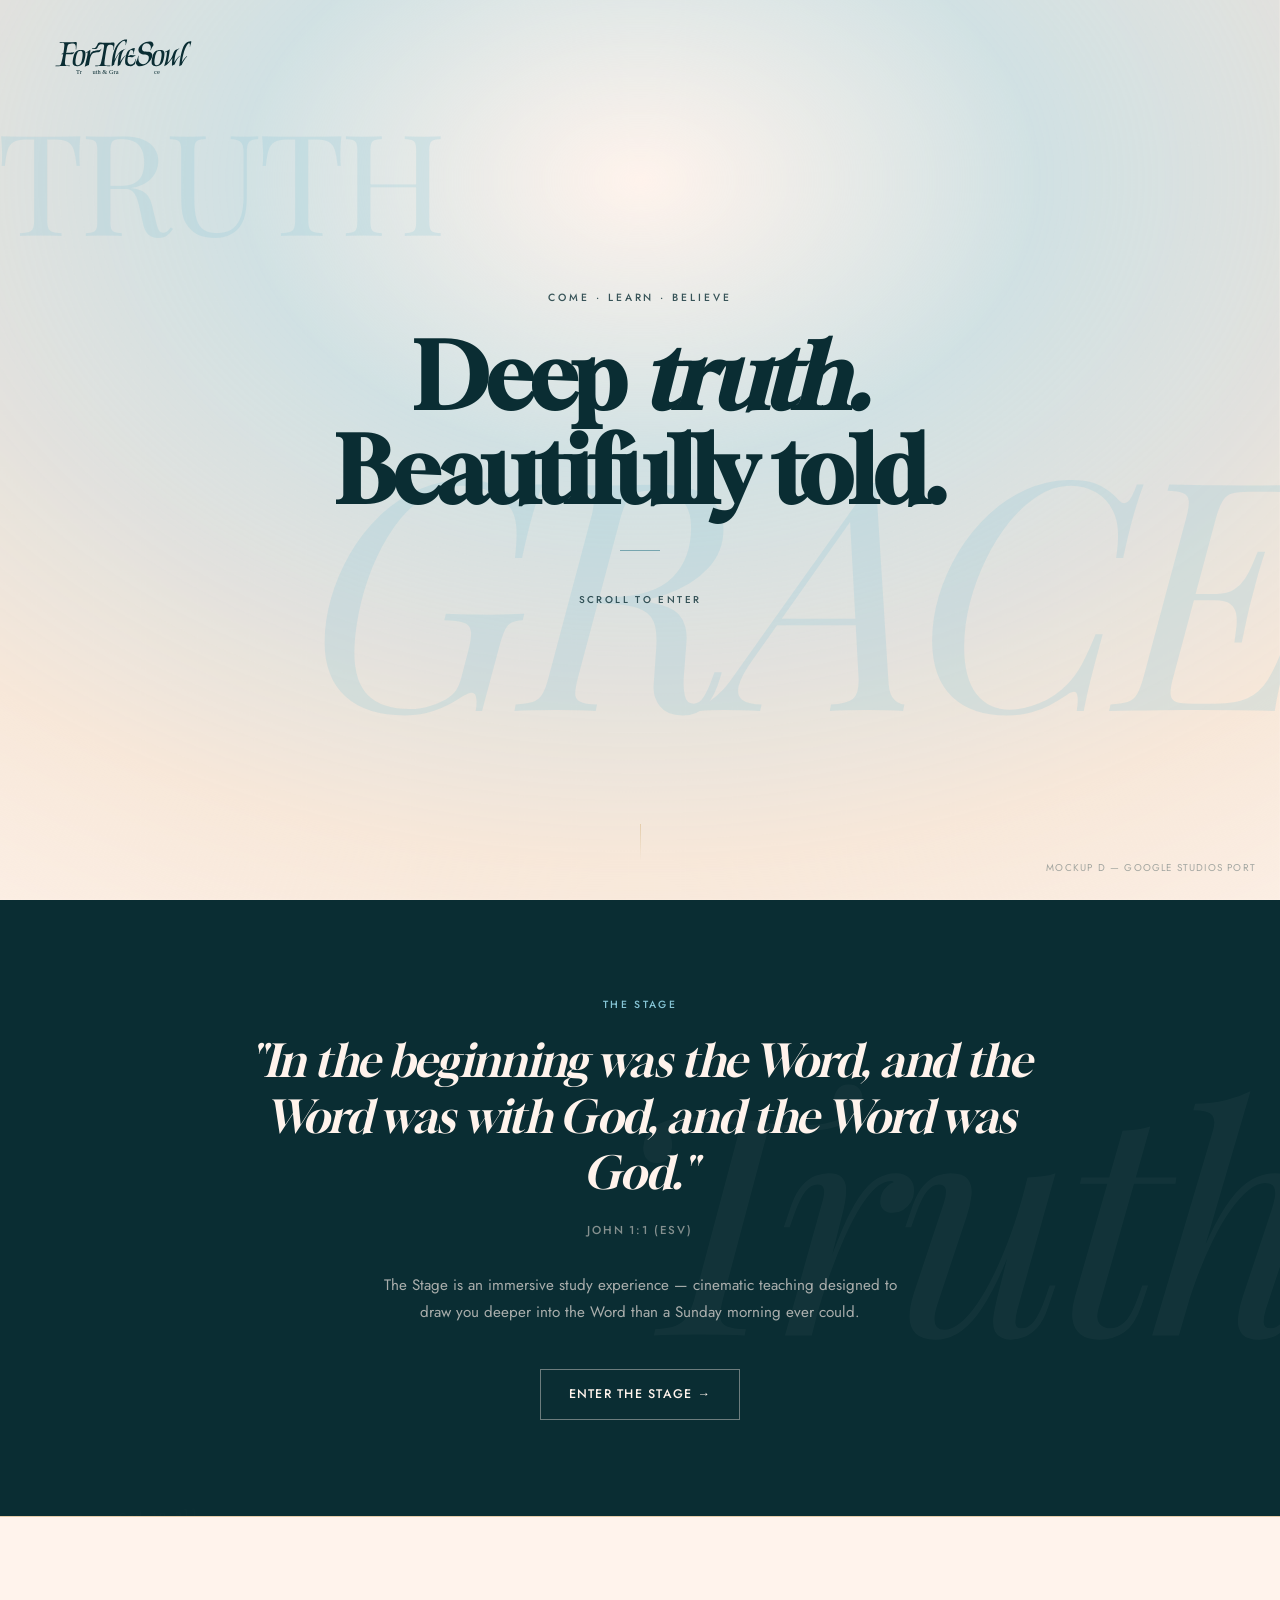
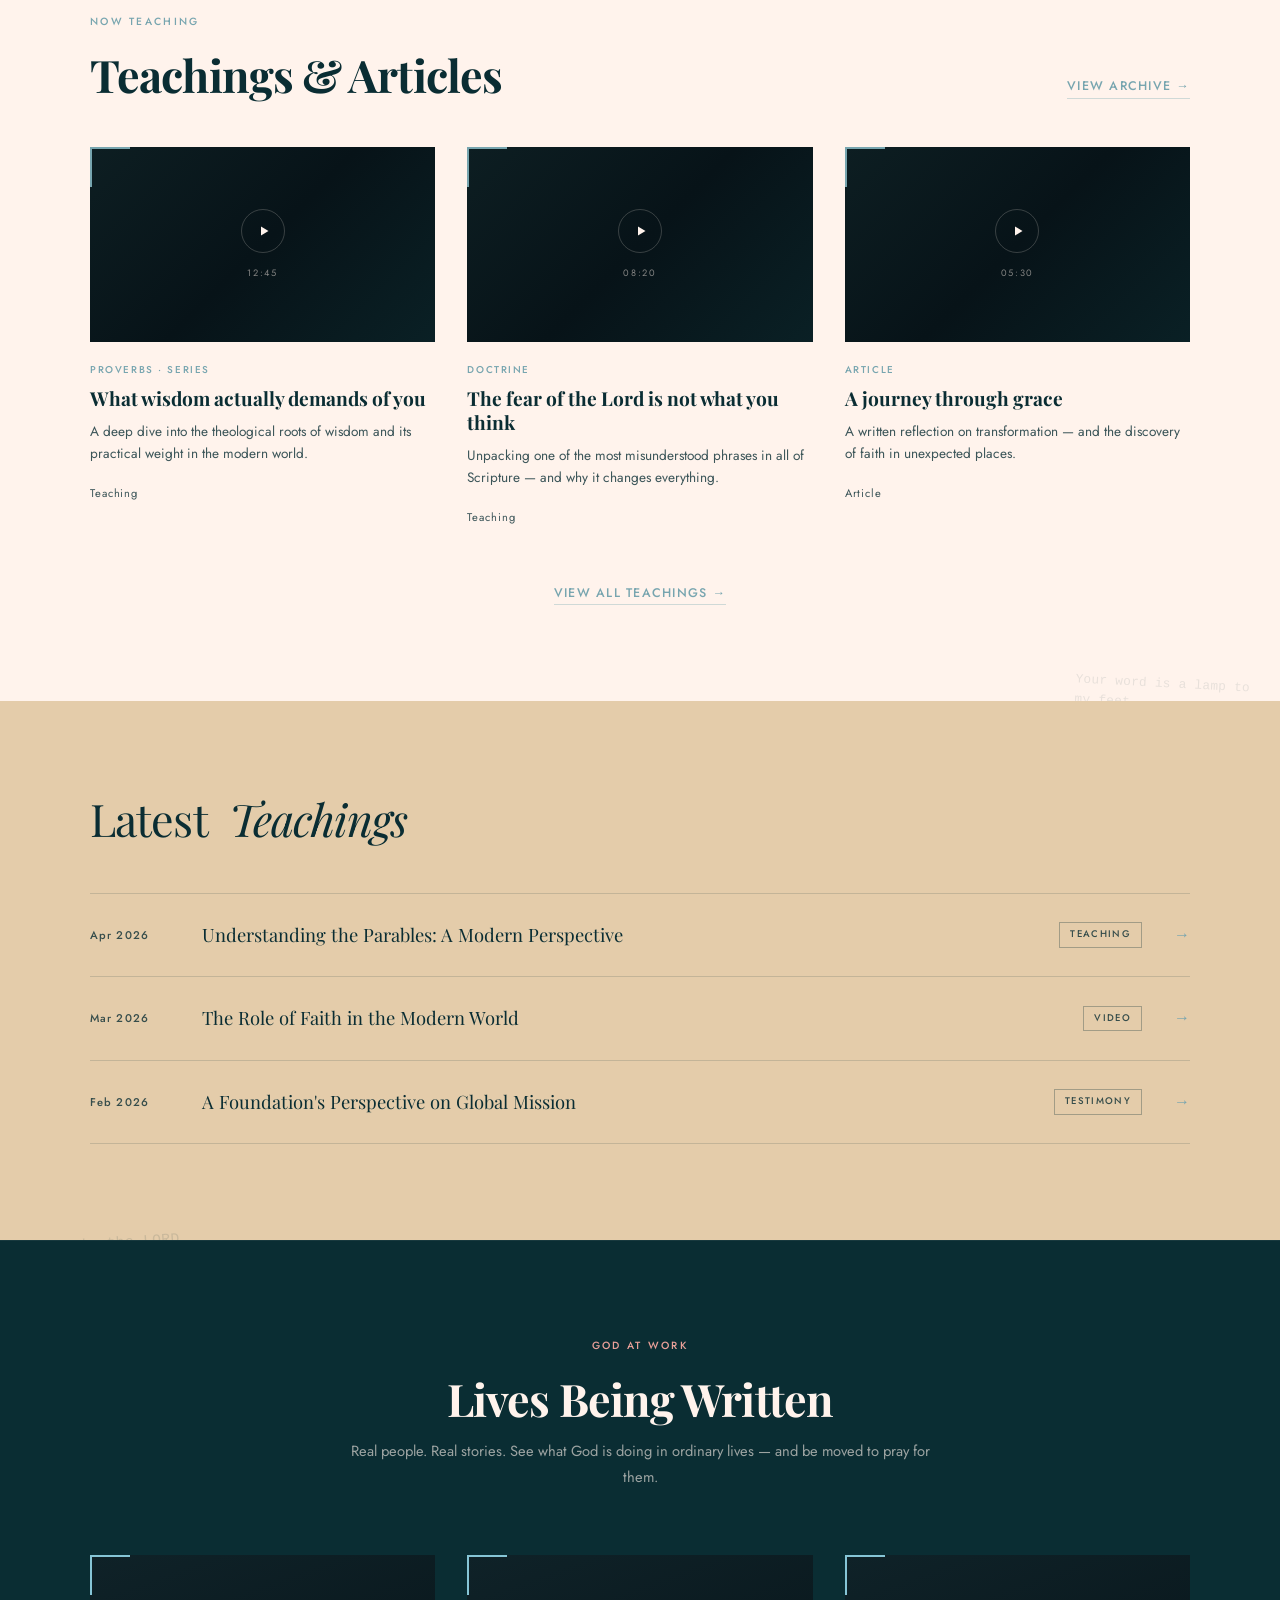
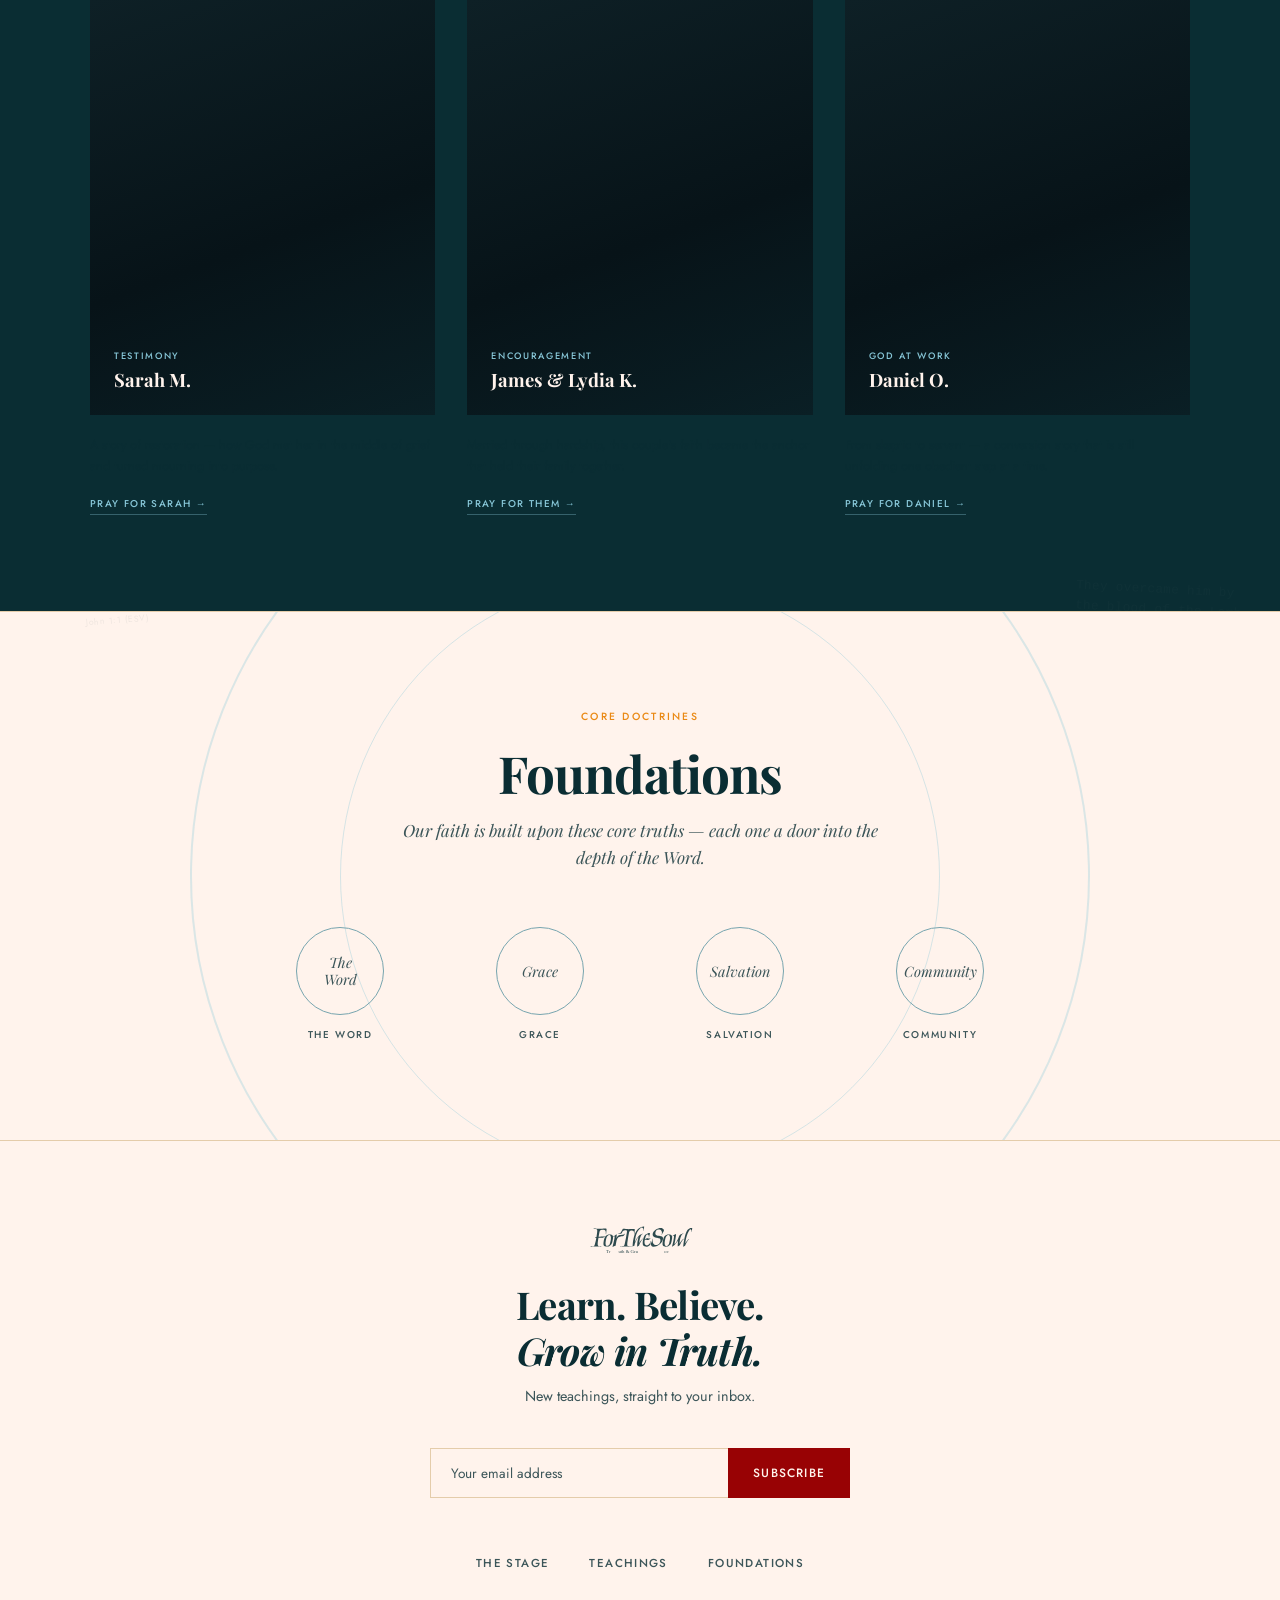
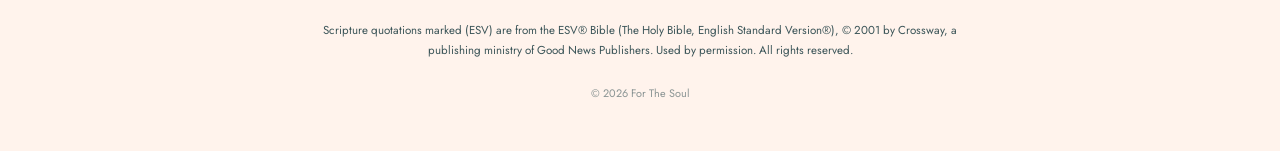
<file: design/mockup-d.html>
<!DOCTYPE html>
<html lang="en">
<head>
    <meta charset="UTF-8">
    <meta name="viewport" content="width=device-width, initial-scale=1.0">
    <title>Mockup D — For The Soul</title>
    <link rel="preconnect" href="https://fonts.googleapis.com">
    <link rel="preconnect" href="https://fonts.gstatic.com" crossorigin>
    <link href="https://fonts.googleapis.com/css2?family=Gloock:ital@0;1&family=Jost:wght@300;400;500&family=Playfair+Display:ital,wght@0,400;0,700;1,400&display=swap" rel="stylesheet">
    <style>
        /* ====================================================
           DESIGN TOKENS
        ==================================================== */
        :root {
            --color-jet-black:     #0a2d33;
            --color-sky-blue:      #86c5d6;
            --color-sky-blue-dark: #77a5af;
            --color-pale-oak:      #e4ccaa;
            --color-seashell:      #fff3ec;
            --color-amber:         #d38c24;
            --color-olive-leaf:    #4b5b34;
            --color-powder-blush:  #eaa099;
            --color-oxblood:       #980204;
            --color-amber-earth:   #ea8914;
            --color-jet-black-80:  rgba(10, 45, 51, 0.8);
            --color-seashell-80:   rgba(255, 243, 236, 0.8);

            --color-bg:            var(--color-seashell);
            --color-text:          var(--color-jet-black);
            --color-text-muted:    var(--color-jet-black-80);
            --color-accent:        var(--color-sky-blue-dark);
            --color-border:        var(--color-pale-oak);

            --font-heading: "Playfair Display", serif;
            --font-gloock:  "Gloock", serif;
            --font-body:    "Jost", sans-serif;

            --section-pad: 6rem 3rem;
            --max-w:       1100px;
        }

        /* ====================================================
           RESET
        ==================================================== */
        *, *::before, *::after { box-sizing: border-box; margin: 0; padding: 0; }

        html { scroll-behavior: smooth; }

        body {
            background-color: var(--color-bg);
            color: var(--color-text);
            font-family: var(--font-body);
            font-size: 1.0625rem;
            line-height: 1.65;
            overflow-x: hidden;
        }

        a { text-decoration: none; color: inherit; }

        /* ====================================================
           SCRIPTURE WATERMARK LAYER
        ==================================================== */
        .scripture-layer {
            position: absolute;
            inset: 0;
            pointer-events: none;
            user-select: none;
            z-index: 0;
            overflow: hidden;
        }

        .vref {
            position: absolute;
            font-family: "Courier New", Courier, monospace;
            color: var(--color-jet-black);
            opacity: 0.09;
            line-height: 1.55;
            letter-spacing: 0.02em;
            transform: rotate(var(--r, -3deg));
            max-width: 180px;
        }
        .vref small {
            display: block;
            font-family: var(--font-body);
            font-size: 0.6em;
            letter-spacing: 0.06em;
            margin-top: 0.5em;
            opacity: 0.7;
        }
        .vref.sm { font-size: clamp(0.6rem, 0.85vw, 0.75rem); }
        .vref.md { font-size: clamp(0.7rem, 1vw, 0.85rem); }
        .vref.lg { font-size: clamp(0.8rem, 1.15vw, 0.95rem); }

        /* Dark section watermarks flip to seashell */
        .section-invitation .vref  { color: var(--color-seashell); opacity: 0.07; }
        .section-testimonies .vref { color: var(--color-seashell); opacity: 0.13; }

        /* Boundary watermarks — gradient text that splits at the section seam */
        .vref-boundary {
            -webkit-background-clip: text;
            -webkit-text-fill-color: transparent;
            background-clip: text;
            opacity: 1;
            color: transparent;
        }
        /* Dark section → light section (seashell on dark top, jet-black on light bottom) */
        .vref-boundary.to-light {
            background-image: linear-gradient(to bottom,
                rgba(255, 243, 236, 0.15) 50%,
                rgba(10, 45, 51, 0.10) 50%
            );
        }
        /* Light section → dark section (jet-black on light top, seashell on dark bottom) */
        .vref-boundary.to-dark {
            background-image: linear-gradient(to bottom,
                rgba(10, 45, 51, 0.10) 50%,
                rgba(255, 243, 236, 0.15) 50%
            );
        }
        /* Warm/light section → dark section (pale-oak bg) */
        .vref-boundary.oak-to-dark {
            background-image: linear-gradient(to bottom,
                rgba(10, 45, 51, 0.12) 50%,
                rgba(255, 243, 236, 0.15) 50%
            );
        }

        /* ====================================================
           SHARED UTILITIES
        ==================================================== */
        .section-label {
            display: block;
            font-size: 0.65rem;
            font-weight: 500;
            letter-spacing: 0.22em;
            text-transform: uppercase;
            color: var(--color-accent);
            margin-bottom: 1.25rem;
        }

        .section-inner {
            max-width: var(--max-w);
            margin: 0 auto;
            position: relative;
            z-index: 1;
        }

        /* Buttons */
        .btn {
            display: inline-flex;
            align-items: center;
            gap: 0.5rem;
            font-family: var(--font-body);
            font-size: 0.78rem;
            font-weight: 500;
            letter-spacing: 0.1em;
            text-transform: uppercase;
            padding: 0.875rem 1.75rem;
            transition: background 0.2s, color 0.2s, border-color 0.2s;
            cursor: pointer;
            border: none;
        }

        .btn-solid {
            background: var(--color-oxblood);
            color: var(--color-seashell);
        }
        .btn-solid:hover { background: #7a0103; }

        .btn-outline-dark {
            background: transparent;
            color: var(--color-seashell);
            border: 1px solid rgba(255, 243, 236, 0.4);
        }
        .btn-outline-dark:hover {
            background: rgba(255, 243, 236, 0.1);
            border-color: var(--color-seashell);
        }

        .link-cta {
            font-size: 0.78rem;
            font-weight: 500;
            letter-spacing: 0.1em;
            text-transform: uppercase;
            color: var(--color-accent);
            border-bottom: 1px solid rgba(119, 165, 175, 0.35);
            padding-bottom: 2px;
            transition: border-color 0.2s;
        }
        .link-cta:hover { border-color: var(--color-accent); }

        /* Scroll-reveal */
        .animate-on-scroll {
            opacity: 0;
            transform: translateY(20px);
            transition: opacity 0.65s ease, transform 0.65s ease;
        }
        .animate-on-scroll.in-view {
            opacity: 1;
            transform: none;
        }

        /* ====================================================
           HEADER — hidden until scroll
        ==================================================== */
        .site-header {
            position: fixed;
            top: 0; left: 0; right: 0;
            display: flex;
            align-items: center;
            justify-content: space-between;
            padding: 0 3rem;
            height: 68px;
            z-index: 100;
            background: rgba(255, 243, 236, 0.97);
            backdrop-filter: blur(8px);
            border-bottom: 1px solid var(--color-border);
            transform: translateY(-100%);
            transition: transform 0.5s cubic-bezier(0.16, 1, 0.3, 1);
        }
        .site-header.visible { transform: translateY(0); }

        .site-header .logo img {
            height: 44px;
            width: auto;
            display: block;
        }

        .site-header nav {
            display: flex;
            align-items: center;
            gap: 2.5rem;
            font-size: 0.72rem;
            font-weight: 500;
            letter-spacing: 0.12em;
            text-transform: uppercase;
            color: var(--color-text-muted);
        }
        .site-header nav a:hover { color: var(--color-text); }

        .site-header nav .nav-stage {
            color: var(--color-oxblood);
            border: 1px solid var(--color-oxblood);
            padding: 0.22rem 0.85rem;
            letter-spacing: 0.12em;
            line-height: 1;
            transition: background 0.2s, color 0.2s;
        }
        .site-header nav .nav-stage:hover {
            background: var(--color-oxblood);
            color: var(--color-seashell);
        }

        /* ====================================================
           HERO — TRUTH / GRACE stagger
        ==================================================== */

        /* Dynamic radial gradient — entrance + breathing (hero only) */
        .hero-gradient {
            position: absolute;
            inset: 0;
            pointer-events: none;
            z-index: 0;
            will-change: transform, opacity;
            animation: hero-gradient-enter 2s cubic-bezier(0.25, 0.1, 0.25, 1) forwards;
        }

        @keyframes hero-gradient-enter {
            from { opacity: 0; transform: scale(1.5); }
            to   { opacity: 1; transform: scale(1); }
        }

        .hero {
            min-height: 100vh;
            position: relative;
            display: flex;
            flex-direction: column;
            align-items: center;
            justify-content: center;
            overflow: hidden;
        }

        /* TRUTH — upper left */
        .hero-bg-truth {
            position: absolute;
            font-family: var(--font-heading);
            font-size: clamp(8rem, 11vw, 14rem);
            line-height: 1;
            letter-spacing: -0.03em;
            color: var(--color-sky-blue);
            opacity: 0.22;
            user-select: none;
            pointer-events: none;
            top: 12%;
            left: -0.02em;
            z-index: 0;
        }

        /* GRACE — lower right, larger, italic, overlapping */
        .hero-bg-grace {
            position: absolute;
            font-family: var(--font-heading);
            font-style: italic;
            font-size: clamp(14rem, 25vw, 30rem);
            line-height: 1;
            letter-spacing: -0.03em;
            color: var(--color-sky-blue);
            opacity: 0.22;
            user-select: none;
            pointer-events: none;
            bottom: 18%;
            right: -0.08em;
            z-index: 0;
        }

        .hero-logo {
            position: absolute;
            top: 2rem;
            left: 3rem;
            z-index: 10;
            opacity: 0;
            animation: fade-in 0.8s ease forwards 0.2s;
        }
        .hero-logo img { height: 48px; width: auto; }

        .hero-content {
            position: relative;
            z-index: 1;
            text-align: center;
            padding: 2rem;
        }

        .hero-eyebrow {
            font-size: 0.65rem;
            font-weight: 500;
            letter-spacing: 0.28em;
            text-transform: uppercase;
            color: var(--color-text-muted);
            opacity: 0;
            animation: fade-in 0.8s ease forwards 0.5s;
            margin-bottom: 1.5rem;
        }

        .hero-headline {
            font-family: var(--font-gloock);
            font-size: clamp(3rem, 7vw, 7.5rem);
            line-height: 1.05;
            letter-spacing: -0.025em;
            opacity: 0;
            animation: fade-up 1s ease forwards 0.7s;
        }
        .hero-headline em { font-style: italic; }

        .hero-rule {
            width: 40px;
            height: 1px;
            background: var(--color-accent);
            margin: 2rem auto;
            opacity: 0;
            animation: fade-in 0.8s ease forwards 1.2s;
        }

        .hero-scroll-label {
            font-size: 0.62rem;
            font-weight: 500;
            letter-spacing: 0.24em;
            text-transform: uppercase;
            color: var(--color-text-muted);
            opacity: 0;
            animation: fade-in 0.8s ease forwards 1.5s;
        }

        .scroll-arrow {
            position: absolute;
            bottom: 2.5rem;
            left: 50%;
            transform: translateX(-50%);
            display: flex;
            flex-direction: column;
            align-items: center;
            gap: 6px;
            opacity: 0;
            animation: fade-in 1s ease forwards 2s;
        }
        .arrow-line {
            width: 1px;
            height: 36px;
            background: linear-gradient(to bottom, var(--color-border), transparent);
            animation: arrow-pulse 2s ease-in-out infinite 2.5s;
        }

        /* ====================================================
           PILLARS OF BELIEF
        ==================================================== */
        .section-pillars {
            padding: var(--section-pad);
            position: relative;
            overflow: hidden;
            border-top: 1px solid var(--color-border);
        }

        .pillars-header {
            max-width: 560px;
            margin: 0 auto 4rem;
            text-align: center;
        }

        .pillars-header h2 {
            font-family: var(--font-heading);
            font-size: clamp(2.25rem, 4vw, 3.5rem);
            line-height: 1.1;
            letter-spacing: -0.02em;
            margin-bottom: 1rem;
        }

        .pillars-header p {
            color: var(--color-text-muted);
            font-size: 0.95rem;
            line-height: 1.75;
        }

        .pillars-grid {
            display: grid;
            grid-template-columns: repeat(4, 1fr);
            gap: 1.5px;
            background: var(--color-border);
        }

        @media (max-width: 860px) {
            .pillars-grid { grid-template-columns: repeat(2, 1fr); }
        }
        @media (max-width: 520px) {
            .pillars-grid { grid-template-columns: 1fr; }
        }

        .pillar-card {
            background: var(--color-seashell);
            padding: 2.25rem 2rem 2rem;
            position: relative;
            transition: transform 0.25s ease;
            cursor: default;
        }
        .pillar-card:hover { transform: translateY(-8px); }

        .pillar-card::before {
            content: '';
            display: block;
            height: 3px;
            width: 100%;
            margin-bottom: 2rem;
        }

        .pillar-card[data-accent="sky"]::before    { background: var(--color-sky-blue); }
        .pillar-card[data-accent="teal"]::before   { background: var(--color-sky-blue-dark); }
        .pillar-card[data-accent="amber"]::before  { background: var(--color-amber); }
        .pillar-card[data-accent="oak"]::before    { background: var(--color-pale-oak); }

        .pillar-index {
            font-size: 0.65rem;
            font-weight: 500;
            letter-spacing: 0.18em;
            color: var(--color-text-muted);
            margin-bottom: 0.75rem;
        }

        .pillar-title {
            font-family: var(--font-heading);
            font-size: 1.4rem;
            line-height: 1.15;
            margin-bottom: 0.875rem;
        }

        .pillar-desc {
            font-size: 0.88rem;
            color: var(--color-text-muted);
            line-height: 1.7;
            margin-bottom: 1.5rem;
        }

        /* ====================================================
           THE INVITATION — dark Stage banner
        ==================================================== */
        .section-invitation {
            padding: var(--section-pad);
            background: var(--color-jet-black);
            color: var(--color-seashell);
            position: relative;
            text-align: center;
        }

        /* *** LOCKED — approved by Henok 2026-04-03. Do not modify. ***
           Large italic "Truth" at 3% opacity on jet-black creates the
           gradient depth effect. Playfair Display italic + seashell color
           + massive clamp size + right bleed = the look. Do not touch. */
        .invitation-bg-word {
            position: absolute;
            font-family: var(--font-heading);
            font-style: italic;
            font-size: clamp(18vw, 24vw, 32vw);
            line-height: 1;
            color: var(--color-seashell);
            opacity: 0.03;
            user-select: none;
            pointer-events: none;
            right: -0.1em;
            top: 50%;
            transform: translateY(-50%);
            letter-spacing: -0.03em;
            z-index: 0;
        }

        .section-invitation .section-label  { color: var(--color-sky-blue); }
        .section-topics .section-label      { color: var(--color-amber-earth); }

        .invitation-quote {
            font-family: var(--font-gloock);
            font-style: italic;
            font-size: clamp(1.75rem, 3.5vw, 3.25rem);
            line-height: 1.25;
            letter-spacing: -0.015em;
            max-width: 820px;
            margin: 0 auto 1.25rem;
            color: var(--color-seashell);
        }

        .invitation-attribution {
            font-size: 0.72rem;
            font-weight: 500;
            letter-spacing: 0.16em;
            text-transform: uppercase;
            color: rgba(255, 243, 236, 0.5);
            margin-bottom: 2rem;
        }

        .invitation-body {
            font-size: 0.95rem;
            color: rgba(255, 243, 236, 0.65);
            max-width: 520px;
            margin: 0 auto 2.75rem;
            line-height: 1.75;
        }

        /* ====================================================
           TEACHINGS & TESTIMONIES
        ==================================================== */
        .section-teachings {
            padding: var(--section-pad);
            position: relative;
            border-top: 1px solid var(--color-border);
        }

        .teachings-header {
            display: flex;
            align-items: flex-end;
            justify-content: space-between;
            gap: 1rem;
            margin-bottom: 3rem;
        }

        .teachings-header h2 {
            font-family: var(--font-heading);
            font-size: clamp(2rem, 3.5vw, 3rem);
            line-height: 1.1;
            letter-spacing: -0.02em;
        }

        .teachings-grid {
            display: grid;
            grid-template-columns: repeat(3, 1fr);
            gap: 2rem;
        }

        @media (max-width: 860px) {
            .teachings-grid { grid-template-columns: repeat(2, 1fr); }
        }
        @media (max-width: 560px) {
            .teachings-grid { grid-template-columns: 1fr; }
        }

        .teaching-card {
            cursor: pointer;
            transition: transform 0.2s ease;
        }
        .teaching-card:hover { transform: translateY(-4px); }

        .teaching-thumb {
            width: 100%;
            aspect-ratio: 16 / 9;
            background: linear-gradient(135deg, #0d1e22 0%, #071318 50%, #0a2025 100%);
            position: relative;
            overflow: hidden;
            margin-bottom: 1.25rem;
        }

        /* Teal corner accent (same pattern as mockup-b) */
        .teaching-thumb::before {
            content: '';
            position: absolute;
            top: 0; left: 0;
            width: 2px; height: 40px;
            background: var(--color-accent);
        }
        .teaching-thumb::after {
            content: '';
            position: absolute;
            top: 0; left: 0;
            width: 40px; height: 2px;
            background: var(--color-accent);
        }

        .play-hint {
            position: absolute;
            inset: 0;
            display: flex;
            flex-direction: column;
            align-items: center;
            justify-content: center;
            gap: 0.75rem;
        }

        .play-circle {
            width: 44px;
            height: 44px;
            border: 1px solid rgba(255, 243, 236, 0.2);
            border-radius: 50%;
            display: flex;
            align-items: center;
            justify-content: center;
        }
        .play-circle svg {
            width: 12px;
            height: 12px;
            fill: var(--color-seashell);
            margin-left: 2px;
        }

        .play-label {
            font-size: 0.58rem;
            letter-spacing: 0.18em;
            text-transform: uppercase;
            color: rgba(255, 243, 236, 0.5);
        }

        .teaching-tag {
            font-size: 0.62rem;
            font-weight: 500;
            letter-spacing: 0.16em;
            text-transform: uppercase;
            color: var(--color-accent);
            margin-bottom: 0.5rem;
        }

        .teaching-title {
            font-family: var(--font-heading);
            font-size: 1.2rem;
            line-height: 1.25;
            margin-bottom: 0.625rem;
        }

        .teaching-desc {
            font-size: 0.85rem;
            color: var(--color-text-muted);
            line-height: 1.65;
            margin-bottom: 0.75rem;
        }

        .teaching-meta {
            font-size: 0.7rem;
            color: var(--color-text-muted);
            letter-spacing: 0.08em;
        }

        .teachings-footer {
            margin-top: 3rem;
            text-align: center;
        }

        /* ====================================================
           TOPICS — 8 circular doctrine items
        ==================================================== */
        .section-topics {
            padding: var(--section-pad);
            position: relative;
            overflow: hidden;
            border-top: 1px solid var(--color-border);
            text-align: center;
        }

        /* Decorative background rings */
        .section-topics::before,
        .section-topics::after {
            content: '';
            position: absolute;
            border-radius: 50%;
            border: 1px solid var(--color-sky-blue);
            pointer-events: none;
            z-index: 0;
        }
        .section-topics::before {
            width: 600px; height: 600px;
            top: 50%; left: 50%;
            transform: translate(-50%, -50%);
            opacity: 0.35;
        }
        .section-topics::after {
            width: 900px; height: 900px;
            top: 50%; left: 50%;
            transform: translate(-50%, -50%);
            border: 2px solid var(--color-sky-blue);
            opacity: 0.30;
        }

        .topics-header {
            margin-bottom: 3.5rem;
        }

        .topics-header h2 {
            font-family: var(--font-heading);
            font-size: clamp(2.25rem, 4vw, 3.5rem);
            line-height: 1.1;
            letter-spacing: -0.02em;
            margin-bottom: 1rem;
        }

        .topics-quote {
            font-family: var(--font-heading);
            font-style: italic;
            font-size: 1.05rem;
            color: var(--color-text-muted);
            max-width: 480px;
            margin: 0 auto;
            line-height: 1.6;
        }

        .topics-grid {
            display: flex;
            flex-wrap: wrap;
            justify-content: center;
            gap: 3rem 7rem;
        }

        .topic-item {
            display: flex;
            flex-direction: column;
            align-items: center;
            gap: 0.75rem;
            cursor: pointer;
        }

        .topic-circle {
            width: 88px;
            height: 88px;
            border-radius: 50%;
            border: 1px solid var(--color-sky-blue-dark);
            background: transparent;
            display: flex;
            align-items: center;
            justify-content: center;
            transition: border-color 0.2s ease, background 0.2s ease, transform 0.2s ease;
        }

        .topic-item:hover .topic-circle {
            border-color: var(--color-sky-blue);
            background: rgba(134, 197, 214, 0.08);
            transform: translateY(-4px);
        }

        .topic-circle span {
            font-family: var(--font-heading);
            font-style: italic;
            font-size: 0.9rem;
            color: var(--color-text-muted);
            transition: color 0.2s ease;
            text-align: center;
            line-height: 1.2;
            padding: 0 0.5rem;
        }

        .topic-item:hover .topic-circle span { color: var(--color-text); }

        .topic-label {
            font-size: 0.62rem;
            font-weight: 500;
            letter-spacing: 0.16em;
            text-transform: uppercase;
            color: var(--color-text-muted);
            transition: color 0.2s ease;
        }

        .topic-item:hover .topic-label { color: var(--color-text); }

        /* ====================================================
           TESTIMONIES & ENCOURAGEMENT
        ==================================================== */
        .section-testimonies {
            padding: var(--section-pad);
            background: var(--color-jet-black);
            color: var(--color-seashell);
            position: relative;
            border-top: 1px solid rgba(255, 243, 236, 0.06);
        }

        .section-testimonies .section-label { color: var(--color-powder-blush); }

        .testimonies-header {
            max-width: 580px;
            margin: 0 auto 4rem;
            text-align: center;
        }

        .testimonies-header h2 {
            font-family: var(--font-heading);
            font-size: clamp(2rem, 3.5vw, 3rem);
            line-height: 1.1;
            letter-spacing: -0.02em;
            color: var(--color-seashell);
            margin-bottom: 1rem;
        }

        .testimonies-header p {
            font-size: 0.92rem;
            color: rgba(255, 243, 236, 0.6);
            line-height: 1.75;
        }

        .testimonies-grid {
            display: grid;
            grid-template-columns: repeat(3, 1fr);
            gap: 2rem;
        }

        @media (max-width: 760px) {
            .testimonies-grid { grid-template-columns: 1fr; max-width: 360px; margin: 0 auto; }
        }

        .testimony-card {
            cursor: pointer;
            transition: transform 0.25s ease;
        }
        .testimony-card:hover { transform: translateY(-6px); }

        .testimony-thumb {
            width: 100%;
            aspect-ratio: 3 / 4;
            background: linear-gradient(160deg, #0f2228 0%, #071318 60%, #0a1f25 100%);
            position: relative;
            overflow: hidden;
            margin-bottom: 1.25rem;
        }

        /* Teal corner accent — matches teaching thumbs */
        .testimony-thumb::before {
            content: '';
            position: absolute;
            top: 0; left: 0;
            width: 2px; height: 40px;
            background: var(--color-sky-blue);
        }
        .testimony-thumb::after {
            content: '';
            position: absolute;
            top: 0; left: 0;
            width: 40px; height: 2px;
            background: var(--color-sky-blue);
        }

        .testimony-inner {
            position: absolute;
            bottom: 1.5rem;
            left: 1.5rem;
            right: 1.5rem;
        }

        .testimony-tag {
            font-size: 0.58rem;
            font-weight: 500;
            letter-spacing: 0.18em;
            text-transform: uppercase;
            color: var(--color-sky-blue);
            margin-bottom: 0.4rem;
        }

        .testimony-name {
            font-family: var(--font-heading);
            font-size: 1.15rem;
            line-height: 1.2;
            color: var(--color-seashell);
        }

        .testimony-meta {
            font-size: 0.78rem;
            color: var(--color-text-muted);
            line-height: 1.65;
            margin-bottom: 0.625rem;
        }

        .testimony-pray {
            font-size: 0.62rem;
            font-weight: 500;
            letter-spacing: 0.14em;
            text-transform: uppercase;
            color: var(--color-sky-blue);
            border-bottom: 1px solid rgba(134, 197, 214, 0.35);
            padding-bottom: 2px;
            display: inline-block;
            transition: border-color 0.2s;
        }
        .testimony-card:hover .testimony-pray { border-color: var(--color-sky-blue); }

        /* Watermark override handled in shared scripture-layer rules above */

        /* ====================================================
           LATEST TEACHINGS — pale-oak rows
        ==================================================== */
        .section-latest {
            padding: var(--section-pad);
            background: var(--color-pale-oak);
            position: relative;
        }

        .latest-heading {
            display: flex;
            align-items: baseline;
            gap: 0.5rem;
            margin-bottom: 3rem;
        }

        .latest-heading span {
            font-family: var(--font-heading);
            font-size: clamp(2rem, 3.5vw, 3rem);
            line-height: 1;
            letter-spacing: -0.02em;
        }

        .latest-heading em {
            font-family: var(--font-heading);
            font-style: italic;
            font-size: clamp(2rem, 3.5vw, 3rem);
            line-height: 1;
            letter-spacing: -0.02em;
        }

        .latest-list {
            border-top: 1px solid rgba(10, 45, 51, 0.15);
        }

        .latest-row {
            display: flex;
            align-items: center;
            gap: 2rem;
            padding: 1.75rem 0;
            border-bottom: 1px solid rgba(10, 45, 51, 0.15);
            transition: padding-left 0.2s ease;
            cursor: pointer;
        }
        .latest-row:hover { padding-left: 0.5rem; }

        .latest-date {
            font-size: 0.7rem;
            font-weight: 500;
            letter-spacing: 0.1em;
            color: var(--color-jet-black-80);
            white-space: nowrap;
            min-width: 80px;
        }

        .latest-title {
            font-family: var(--font-heading);
            font-size: 1.15rem;
            line-height: 1.2;
            flex: 1;
        }

        .latest-badge {
            font-size: 0.6rem;
            font-weight: 500;
            letter-spacing: 0.14em;
            text-transform: uppercase;
            color: var(--color-jet-black-80);
            border: 1px solid rgba(10, 45, 51, 0.3);
            padding: 0.25rem 0.625rem;
            white-space: nowrap;
        }

        .latest-arrow {
            font-size: 1rem;
            color: var(--color-accent);
            transition: transform 0.2s ease;
        }
        .latest-row:hover .latest-arrow { transform: translateX(4px); }

        /* ====================================================
           FOOTER
        ==================================================== */
        .site-footer {
            padding: 5rem 3rem 3rem;
            border-top: 1px solid var(--color-border);
            text-align: center;
        }

        .footer-logo img {
            height: 36px;
            width: auto;
            margin: 0 auto 1.5rem;
            display: block;
            opacity: 0.85;
        }

        .footer-headline {
            font-family: var(--font-heading);
            font-size: clamp(1.5rem, 3vw, 2.5rem);
            line-height: 1.2;
            letter-spacing: -0.02em;
            margin-bottom: 0.75rem;
        }
        .footer-headline em { font-style: italic; }

        .footer-sub {
            font-size: 0.9rem;
            color: var(--color-text-muted);
            margin-bottom: 2.5rem;
        }

        /* Email subscribe */
        .subscribe-row {
            display: flex;
            justify-content: center;
            gap: 0;
            max-width: 420px;
            margin: 0 auto 3.5rem;
        }

        .subscribe-input {
            flex: 1;
            padding: 0.875rem 1.25rem;
            font-family: var(--font-body);
            font-size: 0.85rem;
            background: transparent;
            border: 1px solid var(--color-border);
            border-right: none;
            color: var(--color-text);
            outline: none;
        }
        .subscribe-input::placeholder { color: var(--color-text-muted); }
        .subscribe-input:focus { border-color: var(--color-accent); }

        .subscribe-btn {
            padding: 0.875rem 1.5rem;
            font-family: var(--font-body);
            font-size: 0.75rem;
            font-weight: 500;
            letter-spacing: 0.1em;
            text-transform: uppercase;
            background: var(--color-oxblood);
            color: var(--color-seashell);
            border: 1px solid var(--color-oxblood);
            cursor: pointer;
            transition: background 0.2s;
        }
        .subscribe-btn:hover { background: #7a0103; border-color: #7a0103; }

        .footer-nav {
            display: flex;
            justify-content: center;
            gap: 2.5rem;
            font-size: 0.72rem;
            font-weight: 500;
            letter-spacing: 0.12em;
            text-transform: uppercase;
            color: var(--color-text-muted);
            margin-bottom: 3rem;
        }
        .footer-nav a:hover { color: var(--color-text); }

        .footer-esv {
            font-size: 0.72rem;
            color: var(--color-text-muted);
            line-height: 1.7;
            max-width: 640px;
            margin: 0 auto 1.5rem;
        }

        .footer-copy {
            font-size: 0.68rem;
            color: var(--color-text-muted);
            opacity: 0.6;
        }

        /* ====================================================
           KEYFRAMES
        ==================================================== */
        @keyframes fade-in {
            from { opacity: 0; }
            to   { opacity: 1; }
        }

        @keyframes fade-up {
            from { opacity: 0; transform: translateY(24px); }
            to   { opacity: 1; transform: translateY(0); }
        }

        @keyframes arrow-pulse {
            0%, 100% { opacity: 0.3; transform: scaleY(1); }
            50%       { opacity: 0.8; transform: scaleY(1.15); }
        }

        /* ====================================================
           MOCKUP LABEL
        ==================================================== */
        .mockup-label {
            position: fixed;
            bottom: 1.5rem;
            right: 1.5rem;
            font-size: 0.62rem;
            letter-spacing: 0.12em;
            text-transform: uppercase;
            color: var(--color-text-muted);
            opacity: 0.45;
            z-index: 200;
        }
    </style>
</head>
<body>

    <!-- =====================================================
         HEADER — slides in on scroll
    ====================================================== -->
    <header class="site-header" id="site-header">
        <a href="/" class="logo">
            <img src="../src/assets/Logo%20-%20Jet%20Black%20Text%20Transparent.svg" alt="For The Soul">
        </a>
        <nav>
            <a href="#the-stage" class="nav-stage">The Stage</a>
            <a href="#teachings">Teachings</a>
            <a href="#testimonies">Living Proof</a>
            <a href="#foundations">Foundations</a>
        </nav>
    </header>

    <main>

        <!-- ==================================================
             HERO
        =================================================== -->
        <section class="hero">
            <!-- Animated radial gradient — breathes in on load, pulses slowly -->
            <div class="hero-gradient" id="hero-gradient" aria-hidden="true"></div>

            <span class="hero-bg-truth" aria-hidden="true">TRUTH</span>
            <span class="hero-bg-grace" aria-hidden="true">GRACE</span>

            <div class="hero-logo">
                <img src="../src/assets/Logo%20-%20Jet%20Black%20Text%20Transparent.svg" alt="For The Soul">
            </div>

            <div class="hero-content">
                <p class="hero-eyebrow">Come · Learn · Believe</p>
                <h1 class="hero-headline">
                    Deep <em>truth.</em><br>Beautifully told.
                </h1>
                <div class="hero-rule"></div>
                <span class="hero-scroll-label">Scroll to Enter</span>
            </div>

            <div class="scroll-arrow" aria-hidden="true">
                <div class="arrow-line"></div>
            </div>
        </section>

        <!-- ==================================================
             THE INVITATION — The Stage (dark)
        =================================================== -->
        <section class="section-invitation" id="the-stage">
            <span class="invitation-bg-word" aria-hidden="true">Truth</span>

            <!-- Scripture watermark — bottom seam: Stage (dark) → Teachings (light) -->
            <div class="scripture-layer" aria-hidden="true">
                <span class="vref-boundary to-light vref md" style="bottom:-3rem; left:2%; --r:-3deg;">
                    I thank my God in all my remembrance of you<br>
                    <small>Philippians 1:3 (ESV)</small>
                </span>
            </div>

            <div class="section-inner">
                <div class="animate-on-scroll">
                    <span class="section-label">The Stage</span>
                    <blockquote class="invitation-quote">
                        "In the beginning was the Word, and the Word was with God, and the Word was God."
                    </blockquote>
                    <p class="invitation-attribution">John 1:1 (ESV)</p>
                    <p class="invitation-body">The Stage is an immersive study experience — cinematic teaching designed to draw you deeper into the Word than a Sunday morning ever could.</p>
                    <a href="#" class="btn btn-outline-dark">Enter the Stage &rarr;</a>
                </div>
            </div>
        </section>

        <!-- ==================================================
             TEACHINGS & TESTIMONIES
        =================================================== -->
        <section class="section-teachings" id="teachings">
            <!-- Scripture watermark — bottom seam: Teachings (light) → Latest (pale-oak) -->
            <div class="scripture-layer" aria-hidden="true">
                <span class="vref md" style="bottom:-3rem; right:2%; --r:3deg;">
                    Your word is a lamp to my feet<br>
                    and a light to my path<br>
                    <small>Psalm 119:105 (ESV)</small>
                </span>
            </div>

            <div class="section-inner">
                <div class="teachings-header animate-on-scroll">
                    <div>
                        <span class="section-label">Now Teaching</span>
                        <h2>Teachings &amp; Articles</h2>
                    </div>
                    <a href="#" class="link-cta">View Archive &rarr;</a>
                </div>

                <div class="teachings-grid animate-on-scroll">
                    <div class="teaching-card">
                        <div class="teaching-thumb">
                            <div class="play-hint">
                                <div class="play-circle">
                                    <svg viewBox="0 0 16 16"><polygon points="4,2 14,8 4,14"/></svg>
                                </div>
                                <span class="play-label">12:45</span>
                            </div>
                        </div>
                        <p class="teaching-tag">Proverbs &middot; Series</p>
                        <h3 class="teaching-title">What wisdom actually demands of you</h3>
                        <p class="teaching-desc">A deep dive into the theological roots of wisdom and its practical weight in the modern world.</p>
                        <span class="teaching-meta">Teaching</span>
                    </div>

                    <div class="teaching-card">
                        <div class="teaching-thumb">
                            <div class="play-hint">
                                <div class="play-circle">
                                    <svg viewBox="0 0 16 16"><polygon points="4,2 14,8 4,14"/></svg>
                                </div>
                                <span class="play-label">08:20</span>
                            </div>
                        </div>
                        <p class="teaching-tag">Doctrine</p>
                        <h3 class="teaching-title">The fear of the Lord is not what you think</h3>
                        <p class="teaching-desc">Unpacking one of the most misunderstood phrases in all of Scripture — and why it changes everything.</p>
                        <span class="teaching-meta">Teaching</span>
                    </div>

                    <div class="teaching-card">
                        <div class="teaching-thumb">
                            <div class="play-hint">
                                <div class="play-circle">
                                    <svg viewBox="0 0 16 16"><polygon points="4,2 14,8 4,14"/></svg>
                                </div>
                                <span class="play-label">05:30</span>
                            </div>
                        </div>
                        <p class="teaching-tag">Article</p>
                        <h3 class="teaching-title">A journey through grace</h3>
                        <p class="teaching-desc">A written reflection on transformation — and the discovery of faith in unexpected places.</p>
                        <span class="teaching-meta">Article</span>
                    </div>
                </div>

                <div class="teachings-footer animate-on-scroll">
                    <a href="#" class="link-cta">View all teachings &rarr;</a>
                </div>
            </div>
        </section>

        <!-- ==================================================
             LATEST TEACHINGS — pale-oak row list
        =================================================== -->
        <section class="section-latest" id="latest">
            <!-- Scripture watermark — bottom seam: Latest (pale-oak) → Testimonies (dark) -->
            <div class="scripture-layer" aria-hidden="true">
                <span class="vref-boundary oak-to-dark vref lg" style="bottom:-3.5rem; left:2%; --r:-4deg;">
                    Trust in the LORD with all your heart<br>
                    <small>Proverbs 3:5 (ESV)</small>
                </span>
            </div>

            <div class="section-inner">
                <div class="animate-on-scroll">
                    <div class="latest-heading">
                        <span>Latest</span>&nbsp;<em>Teachings</em>
                    </div>

                    <div class="latest-list">
                        <div class="latest-row">
                            <span class="latest-date">Apr 2026</span>
                            <span class="latest-title">Understanding the Parables: A Modern Perspective</span>
                            <span class="latest-badge">Teaching</span>
                            <span class="latest-arrow">&rarr;</span>
                        </div>
                        <div class="latest-row">
                            <span class="latest-date">Mar 2026</span>
                            <span class="latest-title">The Role of Faith in the Modern World</span>
                            <span class="latest-badge">Video</span>
                            <span class="latest-arrow">&rarr;</span>
                        </div>
                        <div class="latest-row">
                            <span class="latest-date">Feb 2026</span>
                            <span class="latest-title">A Foundation's Perspective on Global Mission</span>
                            <span class="latest-badge">Testimony</span>
                            <span class="latest-arrow">&rarr;</span>
                        </div>
                    </div>
                </div>
            </div>
        </section>

        <!-- ==================================================
             TESTIMONIES & ENCOURAGEMENT
        =================================================== -->
        <section class="section-testimonies" id="testimonies">
            <!-- Scripture watermark — bottom seam: Testimonies (dark) → Foundations (light) -->
            <div class="scripture-layer" aria-hidden="true">
                <span class="vref-boundary to-light vref md" style="bottom:-4rem; right:2%; --r:3deg;">
                    They overcame him by the blood of the Lamb<br>
                    and by the word of their testimony<br>
                    <small>Revelation 12:11 (ESV)</small>
                </span>
            </div>

            <div class="section-inner">
                <div class="testimonies-header animate-on-scroll">
                    <span class="section-label">God at Work</span>
                    <h2>Lives Being Written</h2>
                    <p>Real people. Real stories. See what God is doing in ordinary lives — and be moved to pray for them.</p>
                </div>

                <div class="testimonies-grid animate-on-scroll">
                    <div class="testimony-card">
                        <div class="testimony-thumb">
                            <div class="testimony-inner">
                                <p class="testimony-tag">Testimony</p>
                                <h3 class="testimony-name">Sarah M.</h3>
                            </div>
                        </div>
                        <p class="testimony-meta">A story of restoration — how God met her in the middle of grief and turned mourning into purpose.</p>
                        <a href="#" class="testimony-pray">Pray for Sarah &rarr;</a>
                    </div>

                    <div class="testimony-card">
                        <div class="testimony-thumb">
                            <div class="testimony-inner">
                                <p class="testimony-tag">Encouragement</p>
                                <h3 class="testimony-name">James &amp; Lydia K.</h3>
                            </div>
                        </div>
                        <p class="testimony-meta">Married through hardship, this couple's faith became the anchor that held their family together.</p>
                        <a href="#" class="testimony-pray">Pray for them &rarr;</a>
                    </div>

                    <div class="testimony-card">
                        <div class="testimony-thumb">
                            <div class="testimony-inner">
                                <p class="testimony-tag">God at Work</p>
                                <h3 class="testimony-name">Daniel O.</h3>
                            </div>
                        </div>
                        <p class="testimony-meta">From skeptic to servant — a conversion story that is still unfolding one obedient step at a time.</p>
                        <a href="#" class="testimony-pray">Pray for Daniel &rarr;</a>
                    </div>
                </div>
            </div>
        </section>

        <!-- ==================================================
             FOUNDATIONS — Core Doctrines (Topics circle design)
        =================================================== -->
        <section class="section-topics" id="foundations">
            <!-- Scripture watermark — top of Foundations, bleeds up into Testimonies seam -->
            <div class="scripture-layer" aria-hidden="true">
                <span class="vref lg" style="top:-3rem; left:2%; --r:-4deg;">
                    In the beginning was the Word<br>
                    <small>John 1:1 (ESV)</small>
                </span>
            </div>

            <div class="section-inner">
                <div class="topics-header animate-on-scroll">
                    <span class="section-label">Core Doctrines</span>
                    <h2>Foundations</h2>
                    <p class="topics-quote">Our faith is built upon these core truths — each one a door into the depth of the Word.</p>
                </div>

                <div class="topics-grid animate-on-scroll">
                    <div class="topic-item">
                        <div class="topic-circle"><span>The<br>Word</span></div>
                        <span class="topic-label">The Word</span>
                    </div>
                    <div class="topic-item">
                        <div class="topic-circle"><span>Grace</span></div>
                        <span class="topic-label">Grace</span>
                    </div>
                    <div class="topic-item">
                        <div class="topic-circle"><span>Salvation</span></div>
                        <span class="topic-label">Salvation</span>
                    </div>
                    <div class="topic-item">
                        <div class="topic-circle"><span>Community</span></div>
                        <span class="topic-label">Community</span>
                    </div>
                </div>
            </div>
        </section>

    </main>

    <!-- =====================================================
         FOOTER
    ====================================================== -->
    <footer class="site-footer">
        <div class="footer-logo">
            <img src="../src/assets/Logo%20-%20Jet%20Black%20Text%20Transparent.svg" alt="For The Soul">
        </div>

        <h2 class="footer-headline">Learn. Believe.<br><em>Grow in Truth.</em></h2>
        <p class="footer-sub">New teachings, straight to your inbox.</p>

        <div class="subscribe-row">
            <input class="subscribe-input" type="email" placeholder="Your email address" aria-label="Email address">
            <button class="subscribe-btn" type="button">Subscribe</button>
        </div>

        <nav class="footer-nav">
            <a href="#the-stage">The Stage</a>
            <a href="#teachings">Teachings</a>
            <a href="#foundations">Foundations</a>
        </nav>

        <p class="footer-esv">
            Scripture quotations marked (ESV) are from the ESV&reg; Bible (The Holy Bible, English Standard Version&reg;), &copy; 2001 by Crossway, a publishing ministry of Good News Publishers. Used by permission. All rights reserved.
        </p>

        <p class="footer-copy">&copy; 2026 For The Soul</p>
    </footer>

    <div class="mockup-label">Mockup D — Google Studios Port</div>

    <script>
        // Hero gradient — breathing radial gradient (ports AnimatedGradientBackground technique)
        const heroGradient = document.getElementById('hero-gradient');
        let gWidth = 110, gDir = 1;
        const G_MIN = 105, G_MAX = 122, G_SPEED = 0.012;

        function breatheGradient() {
            if (gWidth >= G_MAX) gDir = -1;
            if (gWidth <= G_MIN) gDir = 1;
            gWidth += gDir * G_SPEED;
            heroGradient.style.background = `radial-gradient(
                ${gWidth}% ${gWidth}% at 50% 20%,
                #fff3ec 0%,
                rgba(134, 197, 214, 0.38) 28%,
                rgba(119, 165, 175, 0.22) 48%,
                rgba(228, 204, 170, 0.28) 68%,
                #fff3ec 100%
            )`;
            requestAnimationFrame(breatheGradient);
        }
        breatheGradient();

        // Header — slide in after hero
        const header = document.getElementById('site-header');
        window.addEventListener('scroll', () => {
            header.classList.toggle('visible', window.scrollY > 80);
        }, { passive: true });

        // Scroll-reveal for .animate-on-scroll elements
        const observer = new IntersectionObserver((entries) => {
            entries.forEach(e => {
                if (e.isIntersecting) {
                    e.target.classList.add('in-view');
                    observer.unobserve(e.target);
                }
            });
        }, { threshold: 0.12 });

        document.querySelectorAll('.animate-on-scroll').forEach(el => observer.observe(el));
    </script>

</body>
</html>
</file>
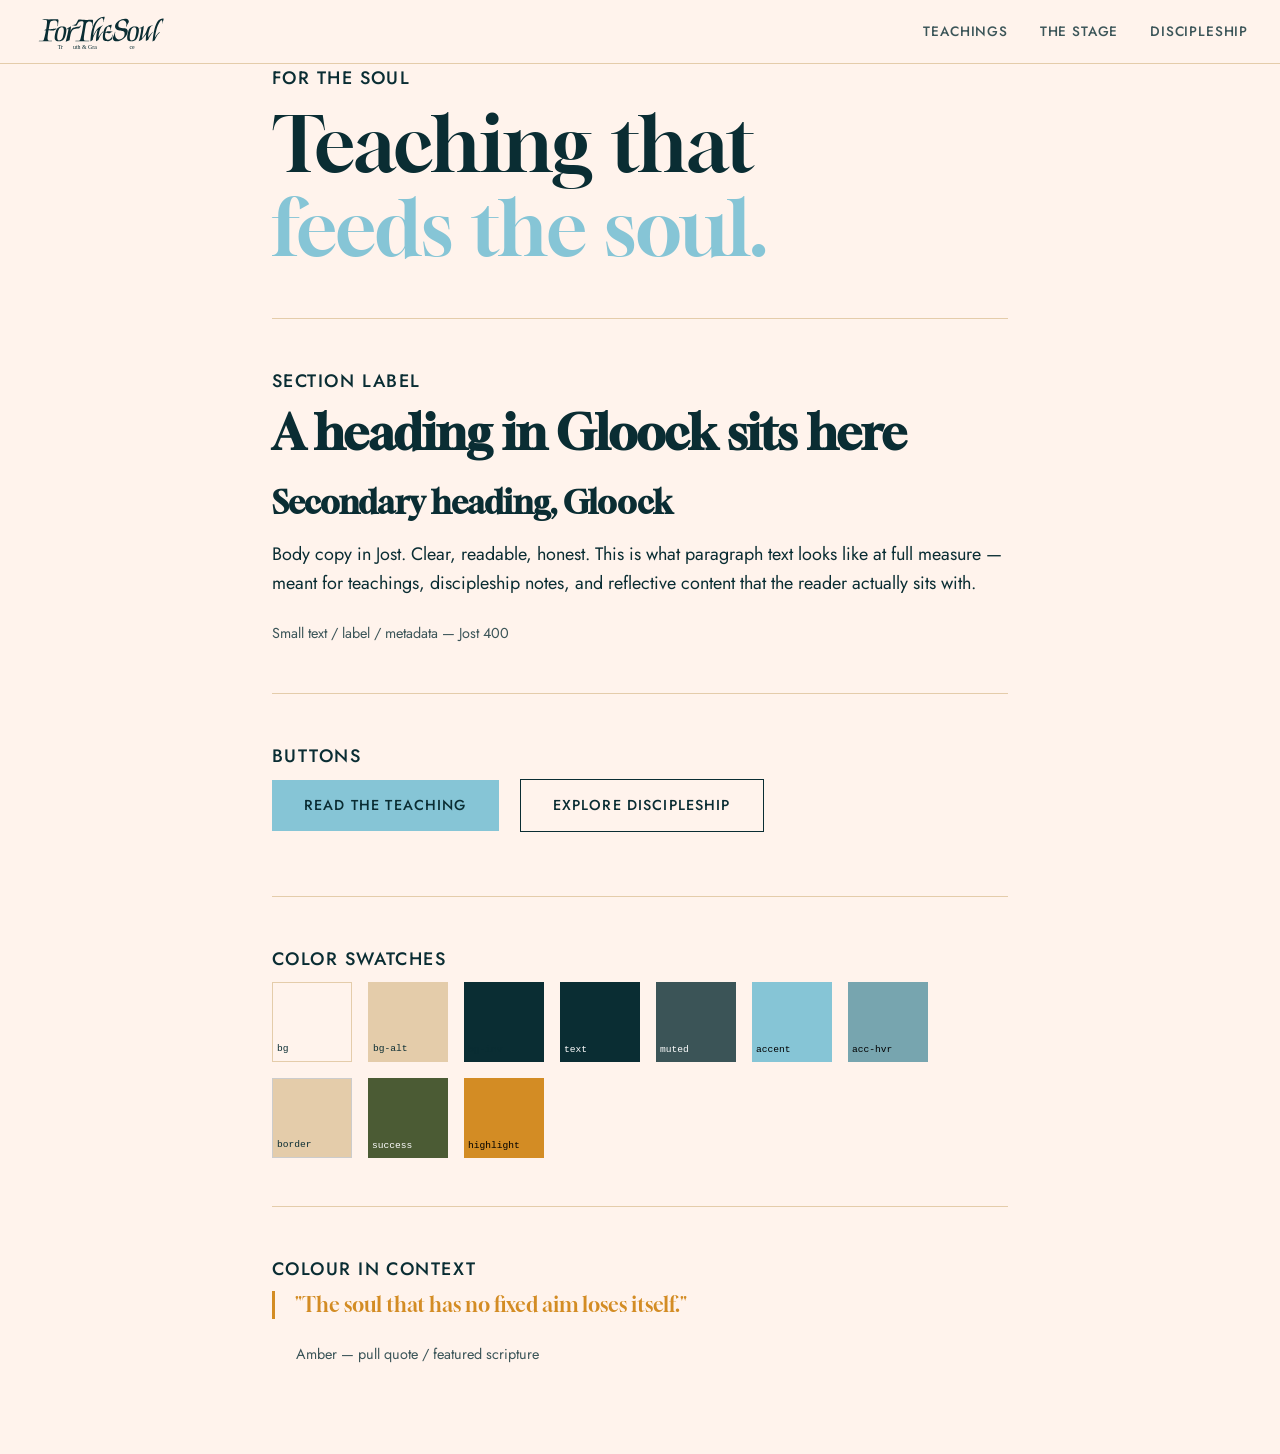
<file: design/mockup.html>
<!DOCTYPE html>
<html lang="en">
<head>
    <meta charset="UTF-8">
    <meta name="viewport" content="width=device-width, initial-scale=1.0">
    <title>For The Soul — Brand Mockup</title>
    <link rel="preconnect" href="https://fonts.googleapis.com">
    <link rel="preconnect" href="https://fonts.gstatic.com" crossorigin>
    <link href="https://fonts.googleapis.com/css2?family=Gloock&family=Jost:wght@400;500&display=swap" rel="stylesheet">
    <style>
        /* === TOKENS FROM palette.md === */
        :root {
            --color-jet-black:     #0a2d33;
            --color-sky-blue:      #86c5d6;
            --color-sky-blue-dark: #77a5af;
            --color-pale-oak:      #e4ccaa;
            --color-seashell:      #fff3ec;
            --color-pure-white:    #ffffff;
            --color-status-green:  #4b5b34;
            --color-amber:         #d38c24;

            --color-jet-black-80:  rgba(10, 45, 51, 0.8);
            --color-pale-oak-80:   rgba(228, 204, 170, 0.8);
            --color-seashell-80:   rgba(255, 243, 236, 0.8);

            --color-bg:            var(--color-jet-black);
            --color-bg-inverse:    var(--color-seashell);
            --color-bg-alt:        var(--color-jet-black-80);

            --color-text:          var(--color-seashell);
            --color-text-inverse:  var(--color-jet-black);
            --color-text-muted:    var(--color-seashell-80);

            --color-accent:        var(--color-sky-blue);
            --color-accent-hover:  var(--color-sky-blue-dark);
            --color-highlight:     var(--color-amber);
            --color-border:        rgba(255, 243, 236, 0.2);
            --color-border-subtle: rgba(255, 243, 236, 0.1);

            --color-status-success: var(--color-status-green);
            --color-bg-hover:       var(--color-jet-black-80);
        }

        @media (prefers-color-scheme: light) {
            :root {
                --color-bg:            var(--color-seashell);
                --color-bg-inverse:    var(--color-jet-black);
                --color-bg-alt:        var(--color-pale-oak);

                --color-text:          var(--color-jet-black);
                --color-text-inverse:  var(--color-seashell);
                --color-text-muted:    var(--color-jet-black-80);

                --color-border:        var(--color-pale-oak);
                --color-border-subtle: color-mix(in srgb, var(--color-pale-oak) 50%, transparent);

                --color-bg-hover:      var(--color-pale-oak-80);
            }
        }

        * { margin: 0; padding: 0; box-sizing: border-box; }

        body {
            background: var(--color-bg);
            color: var(--color-text);
            font-family: 'Jost', sans-serif;
            font-size: 18px;
            line-height: 1.6;
            padding: 4rem 2rem;
            max-width: 800px;
            margin: 0 auto;
        }

        /* Type scale preview */
        .display {
            font-family: 'Gloock', serif;
            font-size: clamp(2.5rem, 6vw, 5rem);
            line-height: 1.1;
            margin-bottom: 1rem;
        }
        h1 {
            font-family: 'Gloock', serif;
            font-size: clamp(2rem, 4vw, 3rem);
            line-height: 1.2;
            margin-bottom: 1rem;
        }
        h2 {
            font-family: 'Gloock', serif;
            font-size: clamp(1.5rem, 3vw, 2rem);
            margin-bottom: 0.75rem;
        }
        h3 {
            font-family: 'Jost', sans-serif;
            font-size: 1.125rem;
            font-weight: 500;
            letter-spacing: 0.08em;
            text-transform: uppercase;
            color: var(--color-text);
            margin-bottom: 0.5rem;
        }
        p { margin-bottom: 1.5rem; color: var(--color-text); }
        .muted { color: var(--color-text-muted); font-size: 0.9rem; }

        .divider {
            border: none;
            border-top: 1px solid var(--color-border);
            margin: 3rem 0;
        }

        .accent-text { color: var(--color-accent); }

        .btn {
            display: inline-block;
            font-family: 'Jost', sans-serif;
            font-weight: 500;
            font-size: 0.9rem;
            letter-spacing: 0.08em;
            text-transform: uppercase;
            padding: 0.875rem 2rem;
            background: var(--color-accent);
            color: var(--color-text);
            border: none;
            cursor: pointer;
            text-decoration: none;
            margin-right: 1rem;
            margin-bottom: 1rem;
        }
        .btn:hover { background: var(--color-accent-hover); }
        .btn-outline {
            background: transparent;
            color: var(--color-text);
            border: 1px solid var(--color-text);
        }

        .swatch-row { display: flex; gap: 1rem; flex-wrap: wrap; margin-bottom: 1.5rem; }
        .swatch {
            width: 80px; height: 80px;
            display: flex; align-items: flex-end;
            padding: 4px;
            font-size: 0.6rem;
            font-family: monospace;
        }

        /* === HEADER PREVIEW === */
        .mockup-header {
            position: fixed;
            top: 0; left: 0; right: 0;
            display: flex;
            align-items: center;
            justify-content: space-between;
            padding: 0 2rem;
            height: 64px;
            background: var(--color-bg);
            border-bottom: 1px solid var(--color-border);
            font-family: var(--font-body, 'Jost', sans-serif);
            z-index: 100;
        }
        .mockup-header .logo-slot img {
            height: 44px;
            width: auto;
            display: block;
        }
        .mockup-header nav {
            display: flex;
            gap: 2rem;
            font-size: 0.85rem;
            font-weight: 500;
            letter-spacing: 0.06em;
            text-transform: uppercase;
            color: var(--color-text-muted);
        }
        body { padding-top: 64px; }
    </style>
</head>
<body>

    <header class="mockup-header">
        <div class="logo-slot">
            <picture>
                <source srcset="../src/assets/Logo%20-%20Jet%20Black%20Text%20Transparent.svg" media="(prefers-color-scheme: light)">
                <img src="../src/assets/Logo%20-%20White%20Text%20Transparent.svg" alt="For The Soul">
            </picture>
        </div>
        <nav>
            <span>Teachings</span>
            <span>The Stage</span>
            <span>Discipleship</span>
        </nav>
    </header>

    <h3>For The Soul</h3>
    <p class="display">Teaching that<br><span class="accent-text">feeds the soul.</span></p>

    <hr class="divider">

    <h3>Section Label</h3>
    <h1>A heading in Gloock sits here</h1>
    <h2>Secondary heading, Gloock</h2>
    <p>Body copy in Jost. Clear, readable, honest. This is what paragraph text looks like at full measure — meant for teachings, discipleship notes, and reflective content that the reader actually sits with.</p>
    <p class="muted">Small text / label / metadata — Jost 400</p>

    <hr class="divider">

    <h3>Buttons</h3>
    <a class="btn" href="#">Read the Teaching</a>
    <a class="btn btn-outline" href="#">Explore Discipleship</a>

    <hr class="divider">

    <h3>Color Swatches</h3>
    <div class="swatch-row">
        <div class="swatch" style="background:var(--color-bg); border:1px solid var(--color-border);">bg</div>
        <div class="swatch" style="background:var(--color-bg-alt); border:1px solid var(--color-border);">bg-alt</div>
        <div class="swatch" style="background:var(--color-bg-inverse);">bg-inv</div>
        <div class="swatch" style="background:var(--color-text); color:#fff;">text</div>
        <div class="swatch" style="background:var(--color-text-muted); color:#fff;">muted</div>
        <div class="swatch" style="background:var(--color-accent); color:#000;">accent</div>
        <div class="swatch" style="background:var(--color-accent-hover); color:#000;">acc-hvr</div>
        <div class="swatch" style="background:var(--color-border); border:1px solid #ccc;">border</div>
        <div class="swatch" style="background:var(--color-status-success); color:#fff;">success</div>
        <div class="swatch" style="background:var(--color-highlight); color:#000;">highlight</div>
    </div>

    <hr class="divider">

    <h3>Colour in Context</h3>
    <p style="border-left: 3px solid var(--color-highlight); padding-left: 1.25rem; color: var(--color-highlight); font-family: 'Gloock', serif; font-size: 1.25rem; line-height: 1.4;">"The soul that has no fixed aim loses itself."</p>
    <p class="muted" style="margin-top: 0.5rem; padding-left: 1.5rem;">Amber — pull quote / featured scripture</p>


</body>
</html>
</file>
<file: design/experiment/style.css>
:root {
    --color-jet-black: #0a2d33;
    --color-sky-blue: #86c5d6;
    --color-sky-blue-dark: #77a5af;
    --color-pale-oak: #e4ccaa;
    --color-seashell: #fff3ec;
    --color-amber: #d38c24;
    --color-olive: #4b5b34;
    --color-jet-black-80: rgba(10, 45, 51, 0.8);
    --color-jet-black-55: rgba(10, 45, 51, 0.55);
    --color-seashell-80: rgba(255, 243, 236, 0.8);
    --color-seashell-18: rgba(255, 243, 236, 0.18);
    --color-seashell-10: rgba(255, 243, 236, 0.1);
    --color-pale-oak-60: rgba(228, 204, 170, 0.6);
    --shadow-soft: 0 24px 80px rgba(10, 45, 51, 0.12);
    --shadow-card: 0 20px 50px rgba(10, 45, 51, 0.18);
    --font-heading: "Gloock", serif;
    --font-body: "Jost", sans-serif;
    --page-width: min(1180px, calc(100vw - 3rem));
    --header-height: 84px;
    --radius-large: 32px;
    --radius-medium: 20px;
    --radius-small: 14px;
}

@font-face {
    font-family: "Rock Salt";
    src: url("../../src/assets/fonts/Rock_Salt (1)/RockSalt-Regular.ttf") format("truetype");
    font-weight: 400;
    font-style: normal;
    font-display: swap;
}

*,
*::before,
*::after {
    box-sizing: border-box;
}

html {
    scroll-behavior: smooth;
}

body {
    margin: 0;
    background:
        radial-gradient(circle at top left, rgba(134, 197, 214, 0.18), transparent 34%),
        radial-gradient(circle at bottom right, rgba(228, 204, 170, 0.22), transparent 26%),
        linear-gradient(180deg, #fff9f4 0%, var(--color-seashell) 46%, #f8efe6 100%);
    color: var(--color-jet-black);
    font-family: var(--font-body);
    font-size: 1.125rem;
    line-height: 1.6;
    overflow-x: hidden;
}

a {
    color: inherit;
    text-decoration: none;
}

button,
input,
textarea,
select {
    font: inherit;
}

img {
    display: block;
    max-width: 100%;
}

main {
    position: relative;
}

.section {
    position: relative;
    scroll-margin-top: calc(var(--header-height) + 1rem);
}

.section-shell {
    width: var(--page-width);
    margin: 0 auto;
    position: relative;
}

.site-header {
    position: fixed;
    top: 1rem;
    left: 50%;
    transform: translateX(-50%);
    width: min(1240px, calc(100vw - 2rem));
    height: var(--header-height);
    display: flex;
    align-items: center;
    justify-content: space-between;
    gap: 1.5rem;
    padding: 0 1.5rem;
    border: 1px solid rgba(10, 45, 51, 0.08);
    border-radius: 999px;
    background: rgba(255, 243, 236, 0.7);
    backdrop-filter: blur(18px);
    z-index: 40;
    transition: background 0.3s ease, box-shadow 0.3s ease, border-color 0.3s ease, transform 0.3s ease;
}

.site-header.is-scrolled {
    background: rgba(255, 243, 236, 0.92);
    border-color: rgba(10, 45, 51, 0.14);
    box-shadow: 0 18px 48px rgba(10, 45, 51, 0.1);
}

.brand {
    display: inline-flex;
    align-items: baseline;
    gap: 0.1rem;
    white-space: nowrap;
}

.brand-mark,
.brand-word {
    font-family: var(--font-heading);
    font-size: 1.45rem;
    line-height: 1;
    letter-spacing: -0.03em;
}

.brand-mark {
    color: var(--color-amber);
}

.site-nav {
    display: flex;
    align-items: center;
    gap: 1.6rem;
    font-size: 0.8rem;
    font-weight: 500;
    letter-spacing: 0.14em;
    text-transform: uppercase;
    color: var(--color-jet-black-55);
}

.site-nav a {
    position: relative;
}

.site-nav a::after {
    content: "";
    position: absolute;
    left: 0;
    bottom: -0.3rem;
    width: 100%;
    height: 1px;
    background: var(--color-sky-blue-dark);
    transform: scaleX(0);
    transform-origin: left;
    transition: transform 0.25s ease;
}

.site-nav a:hover::after,
.site-nav a:focus-visible::after {
    transform: scaleX(1);
}

.header-button {
    flex-shrink: 0;
}

.button {
    display: inline-flex;
    align-items: center;
    justify-content: center;
    min-height: 3.25rem;
    padding: 0.85rem 1.35rem;
    border-radius: 999px;
    border: 1px solid transparent;
    font-size: 0.82rem;
    font-weight: 600;
    letter-spacing: 0.12em;
    text-transform: uppercase;
    transition: transform 0.25s ease, background-color 0.25s ease, border-color 0.25s ease, color 0.25s ease, box-shadow 0.25s ease;
}

.button:hover,
.button:focus-visible {
    transform: translateY(-2px);
}

.button-primary {
    background: var(--color-jet-black);
    color: var(--color-seashell);
    box-shadow: 0 14px 30px rgba(10, 45, 51, 0.15);
}

.button-primary:hover,
.button-primary:focus-visible {
    background: #133b43;
}

.button-outline {
    border-color: rgba(10, 45, 51, 0.16);
    color: var(--color-jet-black);
}

.button-outline:hover,
.button-outline:focus-visible {
    border-color: rgba(10, 45, 51, 0.3);
    background: rgba(10, 45, 51, 0.04);
}

.button-quiet {
    color: var(--color-sky-blue-dark);
    border-color: rgba(119, 165, 175, 0.3);
    background: rgba(255, 255, 255, 0.45);
}

.button-quiet:hover,
.button-quiet:focus-visible {
    border-color: var(--color-sky-blue-dark);
    background: rgba(134, 197, 214, 0.12);
}

.button-dark {
    color: var(--color-seashell);
    border-color: var(--color-seashell-18);
    background: transparent;
}

.button-dark:hover,
.button-dark:focus-visible {
    background: rgba(255, 243, 236, 0.08);
    border-color: rgba(255, 243, 236, 0.35);
}

.hero {
    min-height: 100vh;
    padding: calc(var(--header-height) + 6rem) 0 4rem;
    display: flex;
    align-items: center;
    isolation: isolate;
}

.hero-grid {
    width: var(--page-width);
    margin: 0 auto;
    display: grid;
    grid-template-columns: minmax(0, 1.05fr) minmax(360px, 0.95fr);
    gap: 4rem;
    align-items: center;
    position: relative;
    z-index: 2;
}

.atmosphere {
    position: absolute;
    inset: 0;
    overflow: hidden;
    pointer-events: none;
    z-index: 0;
}

.orb {
    position: absolute;
    border-radius: 50%;
    filter: blur(110px);
    opacity: 0.65;
    animation: drift 20s ease-in-out infinite alternate;
}

.orb-a {
    width: 34rem;
    height: 34rem;
    top: 8%;
    left: -8%;
    background: rgba(134, 197, 214, 0.45);
}

.orb-b {
    width: 28rem;
    height: 28rem;
    right: 6%;
    top: 20%;
    background: rgba(228, 204, 170, 0.56);
    animation-duration: 24s;
}

.orb-c {
    width: 24rem;
    height: 24rem;
    right: -4%;
    bottom: 6%;
    background: rgba(211, 140, 36, 0.22);
    animation-duration: 18s;
}

@keyframes drift {
    from {
        transform: translate3d(0, 0, 0) scale(1);
    }
    to {
        transform: translate3d(2rem, 1.75rem, 0) scale(1.08);
    }
}

.texture {
    position: absolute;
    font-family: var(--font-heading);
    line-height: 0.9;
    letter-spacing: -0.06em;
    pointer-events: none;
    user-select: none;
    z-index: 0;
}

.texture-word {
    top: 13%;
    left: -0.04em;
    font-size: clamp(5rem, 16vw, 15rem);
    color: rgba(10, 45, 51, 0.06);
}

.texture-soul {
    right: -0.08em;
    bottom: 8%;
    font-size: clamp(7rem, 18vw, 18rem);
    font-style: italic;
    color: rgba(119, 165, 175, 0.14);
}

.scripture-layer {
    position: absolute;
    inset: 0;
    pointer-events: none;
    user-select: none;
    overflow: hidden;
    z-index: 1;
}

.watermark {
    position: absolute;
    max-width: 22rem;
    font-family: "Rock Salt", cursive;
    color: var(--color-jet-black);
    line-height: 1.6;
    opacity: 0.075;
    transform: rotate(var(--rotation, -3deg));
}

.watermark small {
    display: block;
    margin-top: 0.3rem;
    font-size: 0.64em;
}

.watermark.sm {
    font-size: clamp(0.68rem, 1vw, 0.9rem);
}

.watermark.md {
    font-size: clamp(0.82rem, 1.4vw, 1.1rem);
}

.watermark.lg {
    font-size: clamp(0.95rem, 1.7vw, 1.4rem);
}

.hero-left {
    top: 18%;
    left: 3%;
    --rotation: -4deg;
}

.hero-right {
    right: 5%;
    bottom: 20%;
    --rotation: 3deg;
}

.stage-left {
    left: 3%;
    bottom: 12%;
    color: var(--color-seashell);
    opacity: 0.09;
    --rotation: -3deg;
}

.foundations-right {
    right: 4%;
    top: 14%;
    color: var(--color-seashell);
    opacity: 0.09;
    --rotation: 3deg;
}

.closing-left {
    left: 2%;
    bottom: 10%;
    --rotation: -2deg;
}

.hero-copy {
    position: relative;
    z-index: 2;
    max-width: 36rem;
}

.eyebrow,
.section-label,
.panel-label,
.card-tag,
.story-name,
.visual-tag,
.visual-time,
.floating-label {
    font-size: 0.72rem;
    font-weight: 600;
    letter-spacing: 0.18em;
    text-transform: uppercase;
}

.eyebrow,
.section-label {
    color: var(--color-sky-blue-dark);
    margin-bottom: 1.4rem;
}

.hero-title,
.section-title,
.featured-copy h3,
.content-card h3,
.path-step h3,
.story-card h3,
.stage-card h3 {
    font-family: var(--font-heading);
    font-weight: 400;
    line-height: 1.08;
    letter-spacing: -0.03em;
}

.hero-title {
    font-size: clamp(3.6rem, 8vw, 7.3rem);
    margin: 0 0 1.4rem;
}

.hero-title span {
    display: block;
    font-style: italic;
}

.hero-body,
.section-text,
.panel-copy,
.content-card p,
.path-step p,
.featured-copy p,
.story-card p:last-child,
.detail-list,
.stage-bullets {
    color: var(--color-jet-black-80);
}

.hero-body {
    max-width: 34rem;
    font-size: clamp(1.02rem, 1.5vw, 1.22rem);
    margin: 0 0 2rem;
}

.hero-actions,
.closing-actions {
    display: flex;
    gap: 1rem;
    flex-wrap: wrap;
}

.hero-points {
    list-style: none;
    display: flex;
    flex-wrap: wrap;
    gap: 0.85rem;
    margin: 2rem 0 0;
    padding: 0;
}

.hero-points li {
    padding: 0.75rem 1rem;
    border: 1px solid rgba(10, 45, 51, 0.08);
    border-radius: 999px;
    background: rgba(255, 255, 255, 0.46);
    font-size: 0.92rem;
    color: var(--color-jet-black-80);
    box-shadow: 0 10px 28px rgba(10, 45, 51, 0.05);
}

.hero-media {
    position: relative;
    z-index: 2;
}

.hero-panel {
    position: relative;
    min-height: 38rem;
    padding: 1.5rem;
    border-radius: var(--radius-large);
    background: rgba(255, 255, 255, 0.4);
    border: 1px solid rgba(10, 45, 51, 0.08);
    box-shadow: var(--shadow-soft);
    backdrop-filter: blur(10px);
}

.hero-screen {
    position: relative;
    height: 100%;
    min-height: 34rem;
    padding: 2rem;
    display: flex;
    flex-direction: column;
    justify-content: flex-end;
    border-radius: calc(var(--radius-large) - 8px);
    overflow: hidden;
    background:
        linear-gradient(180deg, rgba(9, 25, 29, 0.1) 0%, rgba(8, 20, 24, 0.85) 64%, rgba(6, 14, 16, 0.96) 100%),
        radial-gradient(circle at 22% 18%, rgba(134, 197, 214, 0.42), transparent 28%),
        radial-gradient(circle at 80% 22%, rgba(211, 140, 36, 0.18), transparent 24%),
        linear-gradient(145deg, #113038 0%, #0a1d22 60%, #081317 100%);
    color: var(--color-seashell);
}

.hero-screen::before,
.hero-screen::after {
    content: "";
    position: absolute;
    top: 0;
    left: 0;
    background: var(--color-sky-blue-dark);
}

.hero-screen::before {
    width: 3px;
    height: 5rem;
}

.hero-screen::after {
    width: 5rem;
    height: 3px;
}

.hero-screen h2 {
    margin: 0 0 0.8rem;
    font-family: var(--font-heading);
    font-size: clamp(2rem, 4vw, 3rem);
    font-weight: 400;
    letter-spacing: -0.03em;
}

.panel-label,
.floating-label,
.visual-tag,
.visual-time {
    color: rgba(255, 243, 236, 0.58);
    margin-bottom: 0.8rem;
}

.panel-copy {
    max-width: 24rem;
    margin: 0 0 1.2rem;
    color: rgba(255, 243, 236, 0.78);
}

.panel-meta {
    display: flex;
    flex-wrap: wrap;
    gap: 0.75rem;
    padding-right: 4rem;
}

.panel-meta span {
    padding: 0.4rem 0.7rem;
    border: 1px solid rgba(255, 243, 236, 0.16);
    border-radius: 999px;
    font-size: 0.78rem;
    text-transform: uppercase;
    letter-spacing: 0.12em;
    color: rgba(255, 243, 236, 0.76);
}

.play-button {
    position: absolute;
    right: 2rem;
    bottom: 2rem;
    width: 4.25rem;
    height: 4.25rem;
    border: 1px solid rgba(255, 243, 236, 0.22);
    border-radius: 50%;
    background: rgba(255, 243, 236, 0.1);
    color: var(--color-seashell);
    display: inline-flex;
    align-items: center;
    justify-content: center;
    cursor: pointer;
    transition: transform 0.25s ease, background 0.25s ease, border-color 0.25s ease;
}

.play-button:hover,
.play-button:focus-visible {
    transform: scale(1.04);
    background: rgba(255, 243, 236, 0.18);
    border-color: rgba(255, 243, 236, 0.36);
}

.play-icon {
    width: 0;
    height: 0;
    margin-left: 0.25rem;
    border-top: 0.65rem solid transparent;
    border-bottom: 0.65rem solid transparent;
    border-left: 1rem solid currentColor;
}

.floating-card {
    position: absolute;
    max-width: 15rem;
    padding: 1rem 1.15rem;
    border-radius: var(--radius-medium);
    background: rgba(255, 243, 236, 0.92);
    color: var(--color-jet-black);
    box-shadow: var(--shadow-card);
}

.floating-card strong {
    display: block;
    font-size: 1rem;
    line-height: 1.45;
}

.floating-label {
    color: var(--color-sky-blue-dark);
    margin-bottom: 0.5rem;
}

.floating-card-top {
    top: 1.5rem;
    left: -2rem;
}

.floating-card-bottom {
    right: -1rem;
    bottom: 1.5rem;
}

.scroll-note {
    position: absolute;
    left: 50%;
    bottom: 1.5rem;
    transform: translateX(-50%);
    display: flex;
    flex-direction: column;
    align-items: center;
    gap: 0.6rem;
    z-index: 3;
    font-size: 0.7rem;
    letter-spacing: 0.16em;
    text-transform: uppercase;
    color: var(--color-jet-black-55);
}

.scroll-line {
    width: 1px;
    height: 2.6rem;
    background: linear-gradient(180deg, rgba(10, 45, 51, 0), rgba(10, 45, 51, 0.26));
}

.stage-section,
.foundations-section {
    background: var(--color-jet-black);
    color: var(--color-seashell);
    padding: 7rem 0;
    overflow: hidden;
}

.stage-grid {
    display: grid;
    grid-template-columns: minmax(0, 1fr) minmax(280px, 0.9fr);
    gap: 3rem;
    align-items: center;
    position: relative;
    z-index: 2;
}

.section-copy,
.section-heading {
    position: relative;
    z-index: 2;
}

.section-title {
    margin: 0 0 1rem;
    font-size: clamp(2.2rem, 5vw, 4.25rem);
}

.section-text {
    max-width: 36rem;
    margin: 0;
    font-size: 1rem;
}

.stage-section .section-label,
.foundations-section .section-label {
    color: var(--color-sky-blue);
}

.stage-section .section-text,
.stage-section .detail-list,
.stage-section .stage-bullets,
.foundations-section .section-text,
.foundations-section .path-step p {
    color: rgba(255, 243, 236, 0.72);
}

.detail-list,
.stage-bullets {
    margin: 1.75rem 0 2rem;
    padding: 0;
    list-style: none;
    display: grid;
    gap: 0.9rem;
}

.detail-list li,
.stage-bullets li {
    position: relative;
    padding-left: 1.2rem;
}

.detail-list li::before,
.stage-bullets li::before {
    content: "";
    position: absolute;
    top: 0.72rem;
    left: 0;
    width: 0.38rem;
    height: 0.38rem;
    border-radius: 50%;
    background: var(--color-amber);
}

.stage-composition {
    display: grid;
    gap: 1rem;
}

.stage-card {
    padding: 2rem;
    border-radius: var(--radius-large);
    border: 1px solid var(--color-seashell-10);
    background: linear-gradient(160deg, rgba(255, 243, 236, 0.07), rgba(255, 243, 236, 0.03));
    box-shadow: var(--shadow-card);
}

.stage-primary {
    min-height: 18rem;
    display: flex;
    flex-direction: column;
    justify-content: flex-end;
    background:
        radial-gradient(circle at top right, rgba(134, 197, 214, 0.16), transparent 34%),
        linear-gradient(160deg, rgba(255, 243, 236, 0.08), rgba(255, 243, 236, 0.03));
}

.stage-secondary {
    background: rgba(255, 243, 236, 0.03);
}

.stage-card h3 {
    margin: 0 0 0.75rem;
    font-size: clamp(1.9rem, 3vw, 2.8rem);
    color: var(--color-seashell);
}

.stage-card p {
    margin: 0;
    color: rgba(255, 243, 236, 0.72);
}

.library-section,
.testimonies-section,
.closing-section {
    padding: 7rem 0;
}

.section-heading {
    display: grid;
    grid-template-columns: minmax(0, 1.1fr) minmax(18rem, 0.9fr);
    gap: 2rem;
    align-items: end;
    margin-bottom: 2.8rem;
}

.featured-row {
    margin-bottom: 2.2rem;
}

.featured-study {
    display: grid;
    grid-template-columns: minmax(280px, 1.05fr) minmax(280px, 0.95fr);
    gap: 2rem;
    padding: 1.6rem;
    border-radius: var(--radius-large);
    background: rgba(255, 255, 255, 0.58);
    border: 1px solid rgba(10, 45, 51, 0.08);
    box-shadow: var(--shadow-soft);
}

.featured-visual {
    position: relative;
    min-height: 18rem;
    border-radius: calc(var(--radius-large) - 8px);
    overflow: hidden;
    background:
        linear-gradient(180deg, rgba(8, 20, 24, 0.15) 0%, rgba(8, 20, 24, 0.82) 100%),
        radial-gradient(circle at 18% 22%, rgba(134, 197, 214, 0.32), transparent 28%),
        linear-gradient(145deg, #14343b 0%, #0d2228 58%, #0a171a 100%);
}

.featured-visual::before,
.featured-visual::after {
    content: "";
    position: absolute;
    background: var(--color-amber);
}

.featured-visual::before {
    width: 3px;
    height: 4rem;
    top: 0;
    left: 0;
}

.featured-visual::after {
    width: 4rem;
    height: 3px;
    top: 0;
    left: 0;
}

.visual-tag,
.visual-time {
    position: absolute;
    color: rgba(255, 243, 236, 0.82);
}

.visual-tag {
    top: 1rem;
    left: 1rem;
}

.visual-time {
    right: 1rem;
    bottom: 1rem;
}

.featured-copy {
    align-self: center;
}

.featured-copy .panel-label {
    color: var(--color-sky-blue-dark);
}

.featured-copy h3 {
    margin: 0 0 0.85rem;
    font-size: clamp(2rem, 3vw, 3rem);
}

.featured-copy p {
    margin: 0 0 1rem;
}

.text-link {
    display: inline-flex;
    align-items: center;
    gap: 0.4rem;
    font-size: 0.82rem;
    font-weight: 600;
    letter-spacing: 0.12em;
    text-transform: uppercase;
    color: var(--color-sky-blue-dark);
}

.text-link::after {
    content: "->";
}

.card-grid,
.path-grid,
.story-grid {
    display: grid;
    gap: 1.4rem;
}

.card-grid {
    grid-template-columns: repeat(3, minmax(0, 1fr));
}

.content-card {
    min-height: 18rem;
    padding: 1.7rem;
    border-radius: var(--radius-medium);
    background: rgba(255, 255, 255, 0.48);
    border: 1px solid rgba(10, 45, 51, 0.08);
    box-shadow: 0 16px 40px rgba(10, 45, 51, 0.08);
}

.card-tag {
    margin: 0 0 1rem;
    color: var(--color-sky-blue-dark);
}

.content-card h3 {
    margin: 0 0 0.8rem;
    font-size: 1.8rem;
}

.content-card p {
    margin: 0;
    font-size: 0.98rem;
}

.path-grid {
    grid-template-columns: repeat(4, minmax(0, 1fr));
}

.path-step {
    padding: 1.6rem 1.4rem 2rem;
    border-top: 1px solid rgba(255, 243, 236, 0.14);
}

.step-number {
    display: block;
    margin-bottom: 1rem;
    color: var(--color-sky-blue);
    font-size: 0.78rem;
    font-weight: 600;
    letter-spacing: 0.16em;
}

.path-step h3 {
    margin: 0 0 0.9rem;
    font-size: 1.75rem;
    color: var(--color-seashell);
}

.path-step p {
    margin: 0;
    font-size: 0.98rem;
}

.story-grid {
    grid-template-columns: repeat(3, minmax(0, 1fr));
}

.story-card {
    padding: 0;
}

.story-frame {
    aspect-ratio: 4 / 5;
    margin-bottom: 1rem;
    border-radius: var(--radius-medium);
    background:
        radial-gradient(circle at 24% 22%, rgba(134, 197, 214, 0.22), transparent 22%),
        linear-gradient(180deg, rgba(10, 45, 51, 0.05), rgba(10, 45, 51, 0.72)),
        linear-gradient(145deg, #e8d7bf 0%, #f2e7da 38%, #c1d7dc 100%);
    border: 1px solid rgba(10, 45, 51, 0.08);
    box-shadow: 0 16px 40px rgba(10, 45, 51, 0.08);
}

.story-frame-alt {
    background:
        radial-gradient(circle at 74% 24%, rgba(211, 140, 36, 0.22), transparent 18%),
        linear-gradient(180deg, rgba(10, 45, 51, 0.05), rgba(10, 45, 51, 0.76)),
        linear-gradient(145deg, #f5eadf 0%, #dbe6e8 45%, #a8b8bb 100%);
}

.story-frame-dark {
    background:
        radial-gradient(circle at 38% 24%, rgba(134, 197, 214, 0.18), transparent 20%),
        linear-gradient(180deg, rgba(10, 45, 51, 0.08), rgba(10, 45, 51, 0.84)),
        linear-gradient(145deg, #d8cab6 0%, #acbbb9 42%, #5d7075 100%);
}

.story-name {
    margin: 0 0 0.55rem;
    color: var(--color-sky-blue-dark);
}

.story-card h3 {
    margin: 0;
    font-size: 1.6rem;
}

.closing-card {
    position: relative;
    overflow: hidden;
    padding: clamp(2rem, 5vw, 3.4rem);
    border-radius: var(--radius-large);
    background:
        radial-gradient(circle at 14% 18%, rgba(134, 197, 214, 0.18), transparent 26%),
        linear-gradient(160deg, rgba(255, 255, 255, 0.68), rgba(255, 255, 255, 0.54));
    border: 1px solid rgba(10, 45, 51, 0.08);
    box-shadow: var(--shadow-soft);
}

.closing-card .section-title {
    max-width: 48rem;
}

.closing-card .section-text {
    max-width: 42rem;
    margin-bottom: 1.8rem;
}

.site-footer {
    width: var(--page-width);
    margin: 0 auto;
    padding: 0 0 3rem;
    display: flex;
    flex-direction: column;
    gap: 0.85rem;
    color: var(--color-jet-black-55);
}

.footer-brand {
    margin: 0;
    font-family: var(--font-heading);
    font-size: 1.4rem;
    color: var(--color-jet-black);
}

.footer-note {
    margin: 0;
    max-width: 50rem;
    font-size: 0.8rem;
    line-height: 1.75;
}

.reveal {
    opacity: 0;
    transform: translateY(30px);
    transition: opacity 0.8s ease, transform 0.8s ease;
}

.reveal.is-visible {
    opacity: 1;
    transform: translateY(0);
}

@media (prefers-reduced-motion: reduce) {
    html {
        scroll-behavior: auto;
    }

    .orb,
    .reveal,
    .site-header,
    .button,
    .play-button {
        animation: none;
        transition: none;
    }

    .reveal {
        opacity: 1;
        transform: none;
    }
}

@media (max-width: 1100px) {
    .hero-grid,
    .stage-grid,
    .section-heading,
    .featured-study {
        grid-template-columns: 1fr;
    }

    .path-grid {
        grid-template-columns: repeat(2, minmax(0, 1fr));
    }

    .card-grid,
    .story-grid {
        grid-template-columns: repeat(2, minmax(0, 1fr));
    }

    .hero-panel {
        min-height: auto;
    }

    .hero-screen {
        min-height: 29rem;
    }

    .floating-card-top {
        left: 1rem;
    }

    .floating-card-bottom {
        right: 1rem;
    }
}

@media (max-width: 860px) {
    :root {
        --page-width: calc(100vw - 1.5rem);
        --header-height: 74px;
    }

    body {
        font-size: 1rem;
    }

    .site-header {
        top: 0.75rem;
        width: calc(100vw - 1rem);
        padding: 0 1rem;
    }

    .site-nav,
    .header-button {
        display: none;
    }

    .hero {
        padding-top: calc(var(--header-height) + 5rem);
    }

    .hero-title {
        font-size: clamp(2.9rem, 14vw, 4.4rem);
    }

    .hero-screen {
        min-height: 25rem;
        padding: 1.35rem;
    }

    .panel-meta {
        padding-right: 0;
    }

    .play-button {
        right: 1.35rem;
        bottom: 1.35rem;
    }

    .card-grid,
    .path-grid,
    .story-grid {
        grid-template-columns: 1fr;
    }

    .library-section,
    .stage-section,
    .foundations-section,
    .testimonies-section,
    .closing-section {
        padding: 5rem 0;
    }

    .section-title,
    .featured-copy h3 {
        font-size: clamp(2rem, 10vw, 3rem);
    }

    .featured-study {
        padding: 1rem;
    }

    .featured-visual {
        min-height: 14rem;
    }

    .story-card h3,
    .content-card h3,
    .path-step h3 {
        font-size: 1.45rem;
    }

    .watermark {
        max-width: 14rem;
    }
}

@media (max-width: 560px) {
    .hero-actions,
    .closing-actions {
        flex-direction: column;
        align-items: stretch;
    }

    .button {
        width: 100%;
    }

    .hero-points {
        flex-direction: column;
    }

    .hero-points li {
        width: 100%;
    }

    .floating-card {
        position: static;
        max-width: none;
        margin-top: 1rem;
    }

    .hero-panel {
        padding: 1rem;
    }

    .scroll-note {
        display: none;
    }
}
</file>
